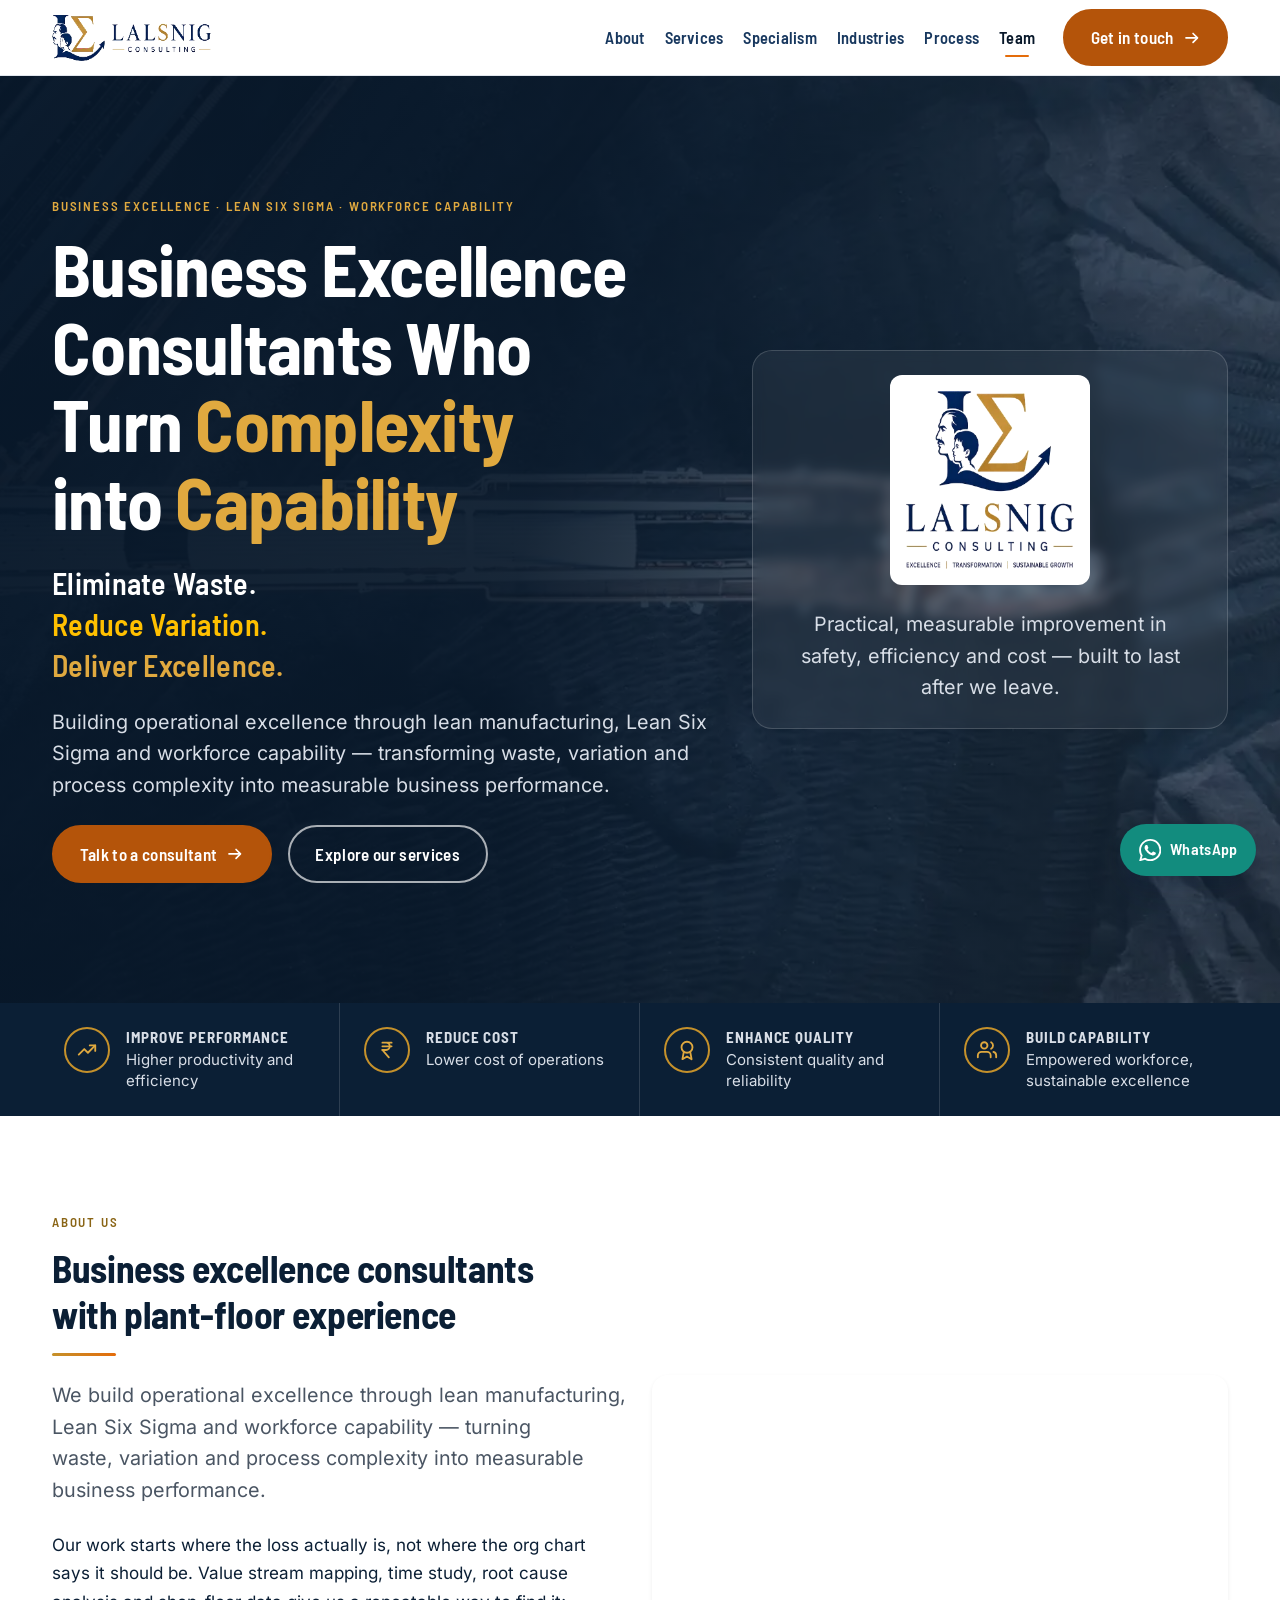
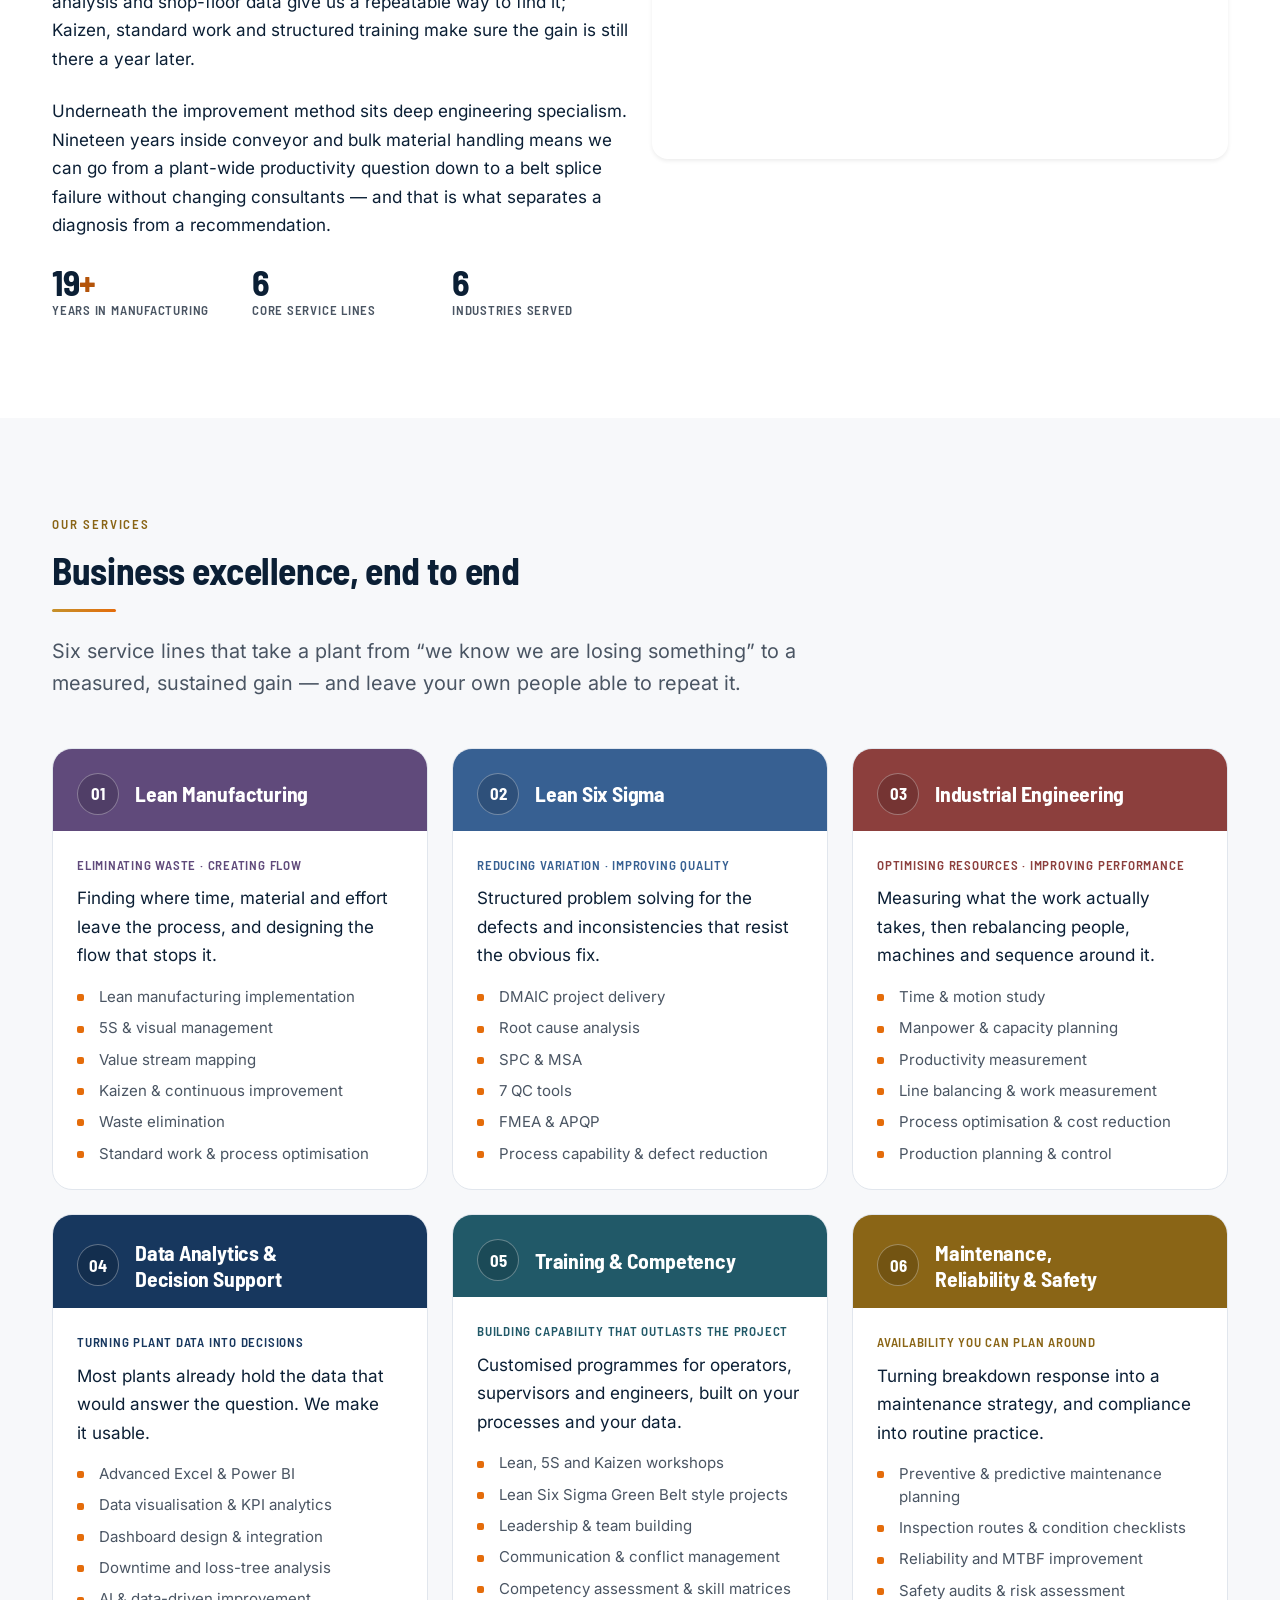
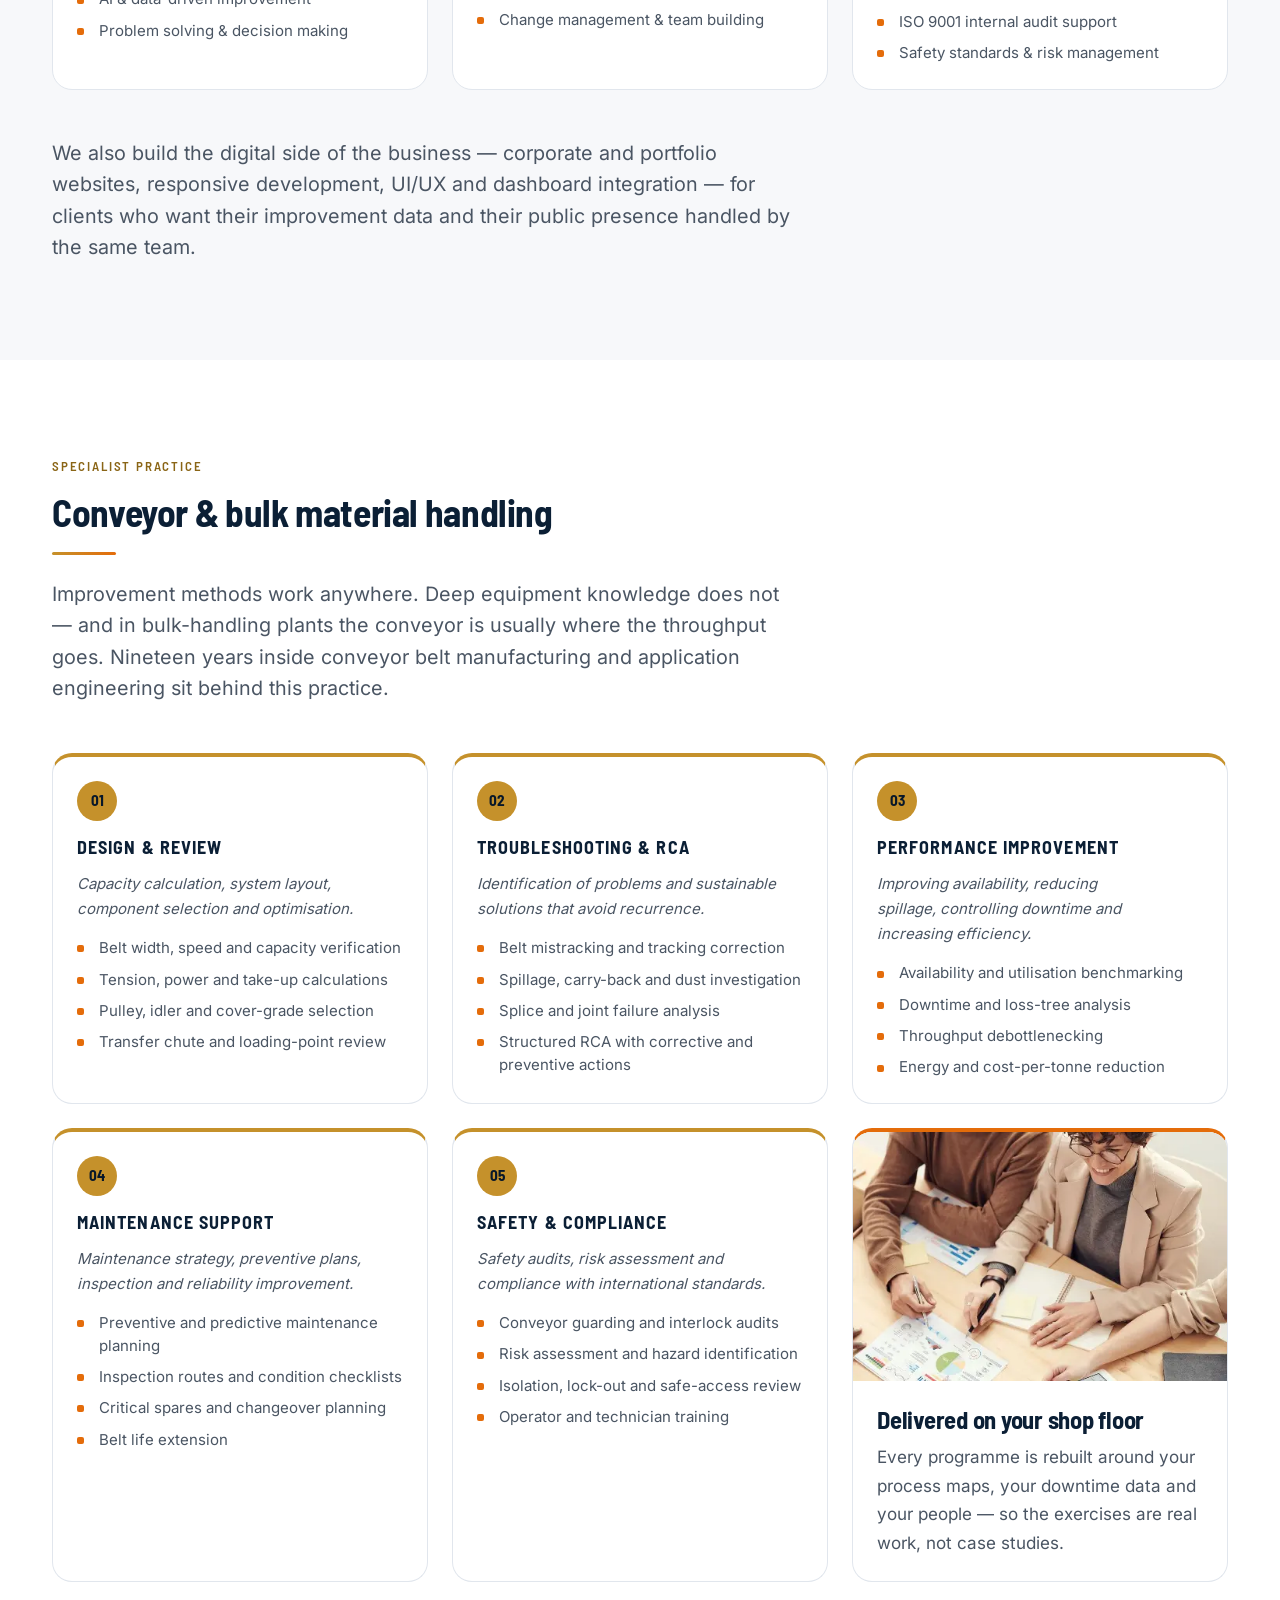
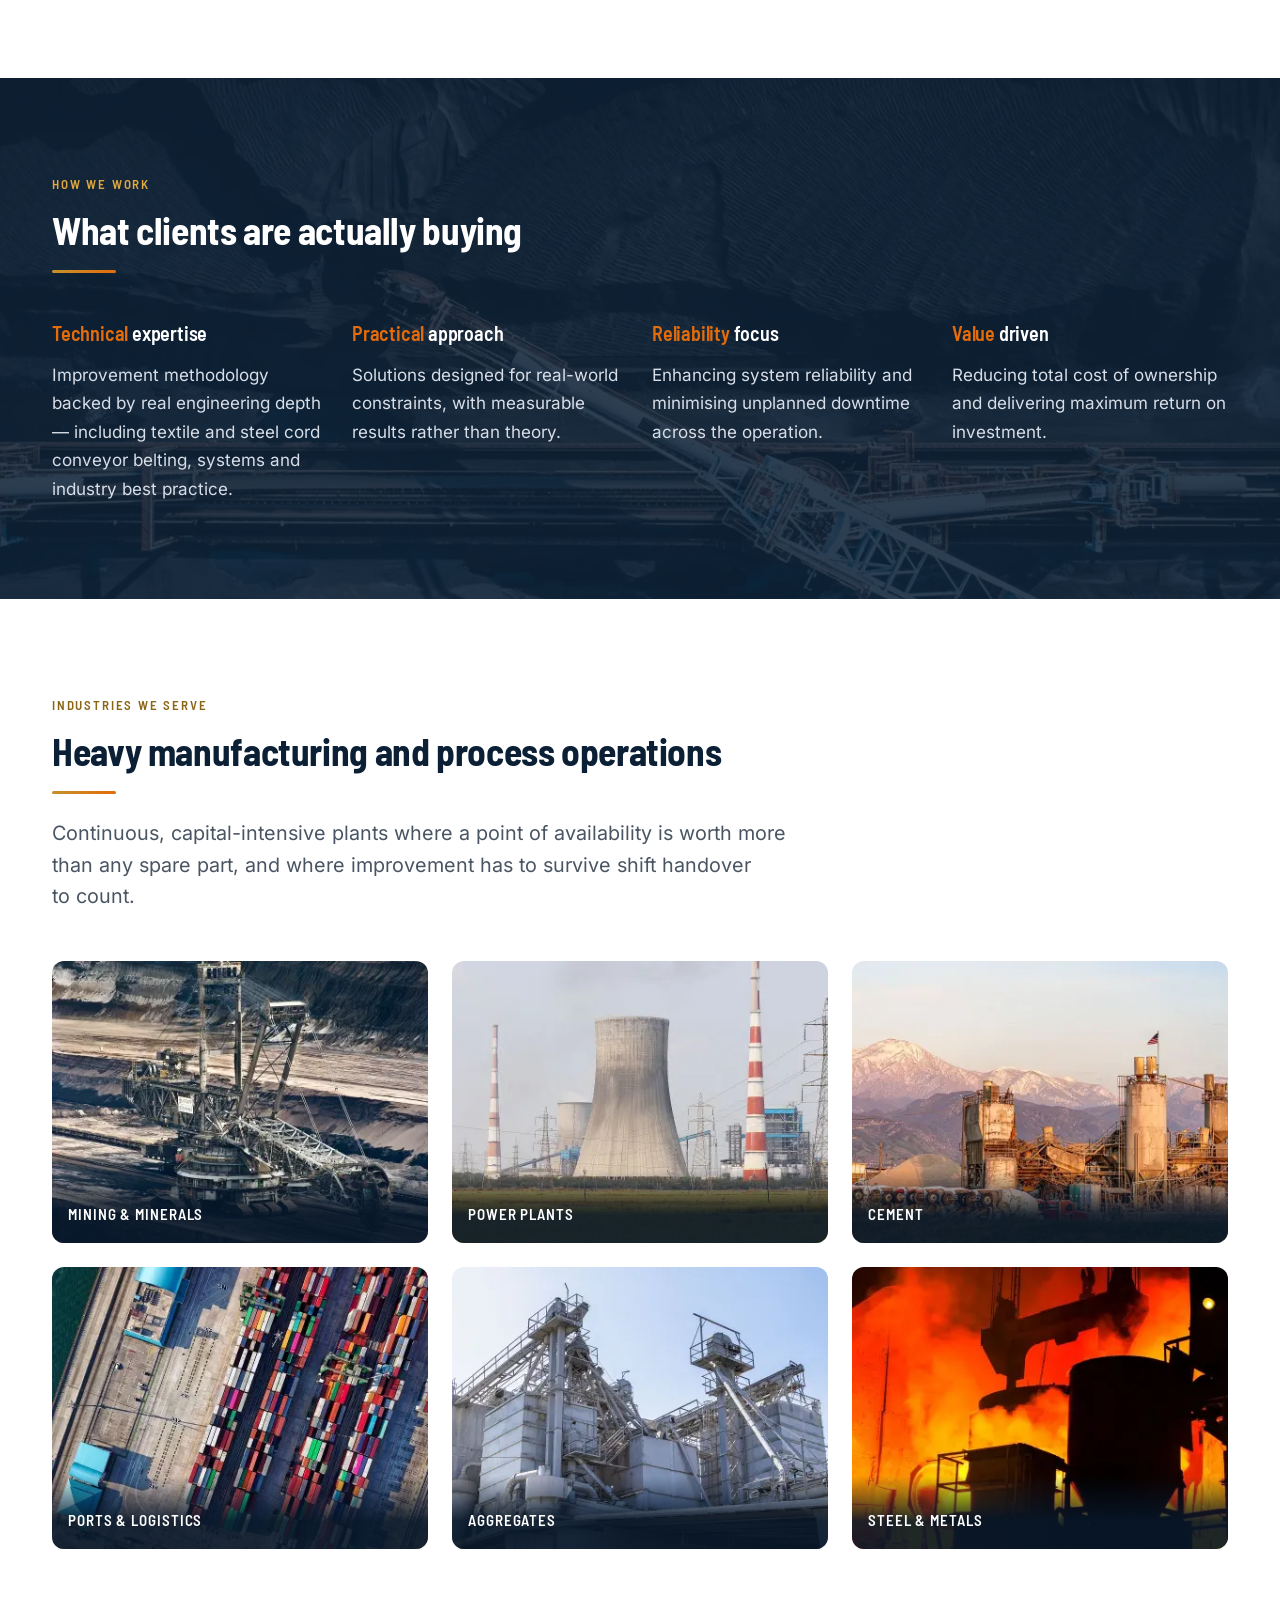
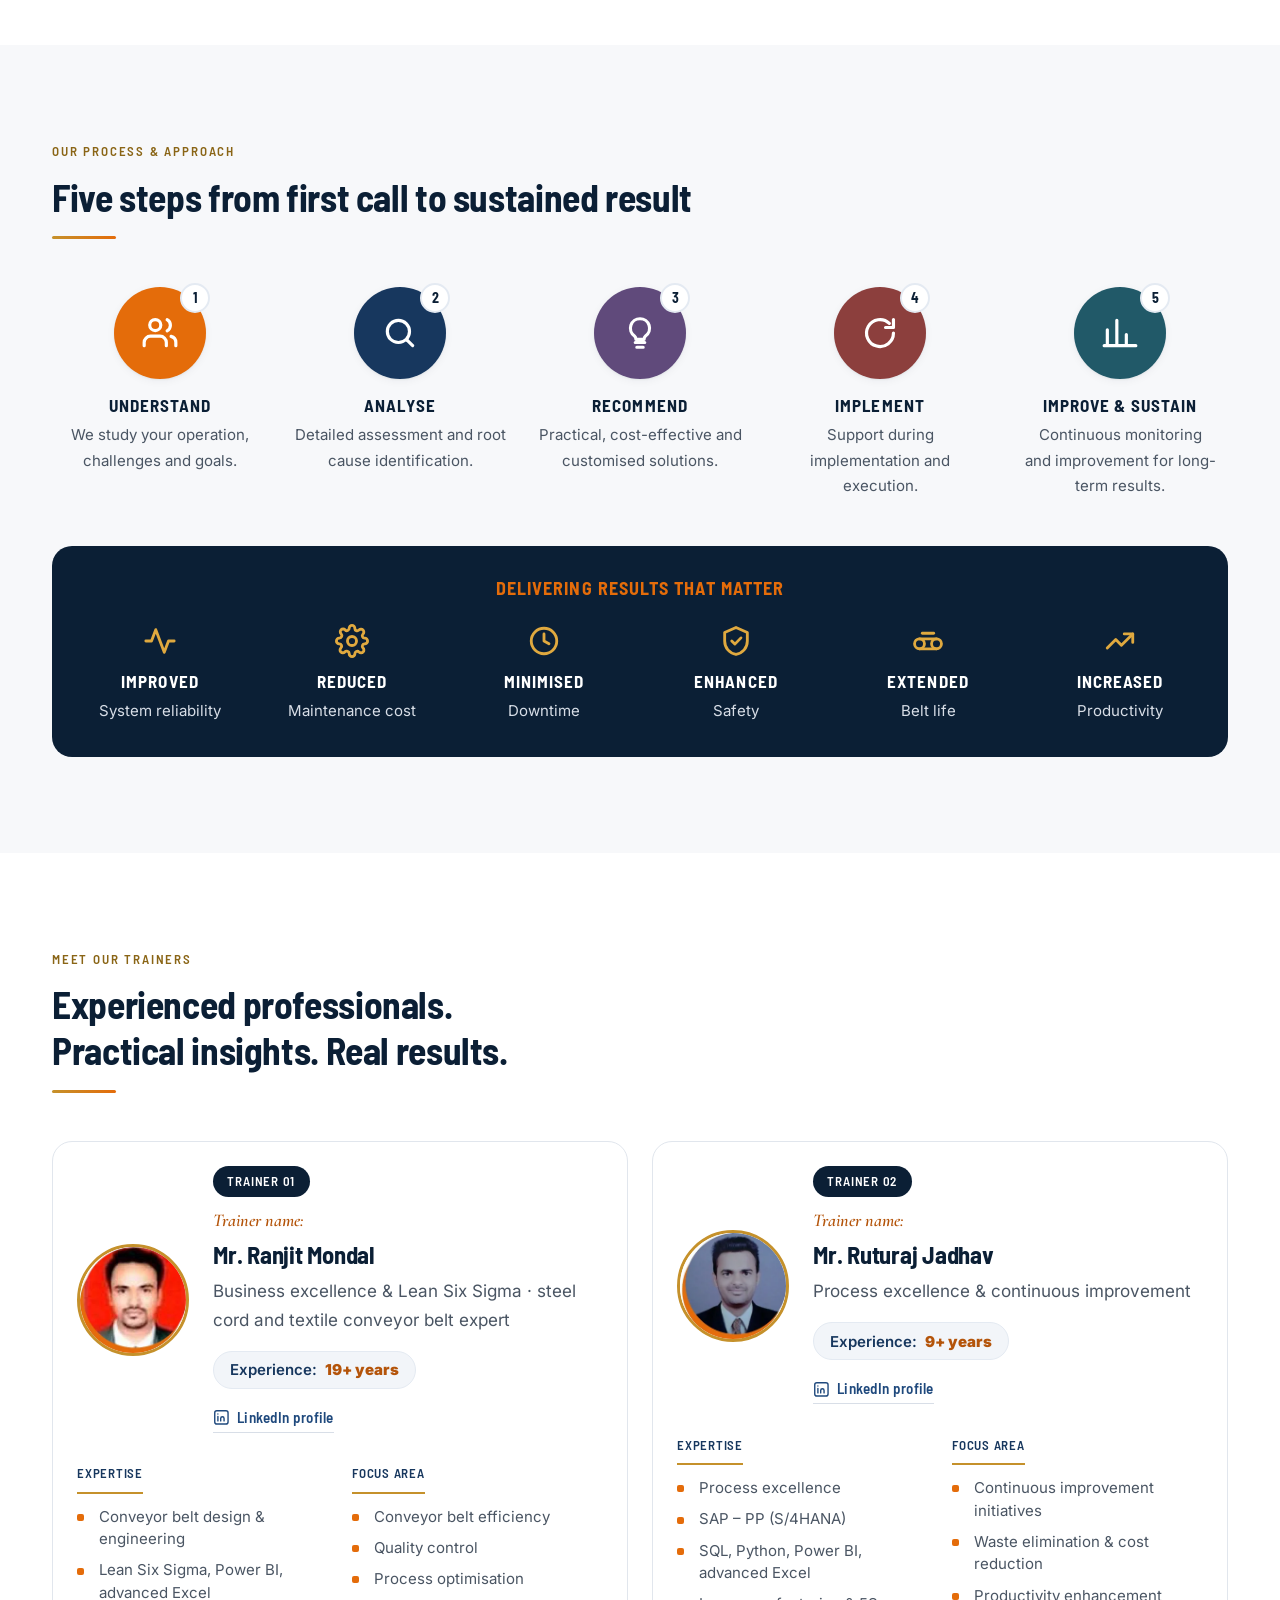
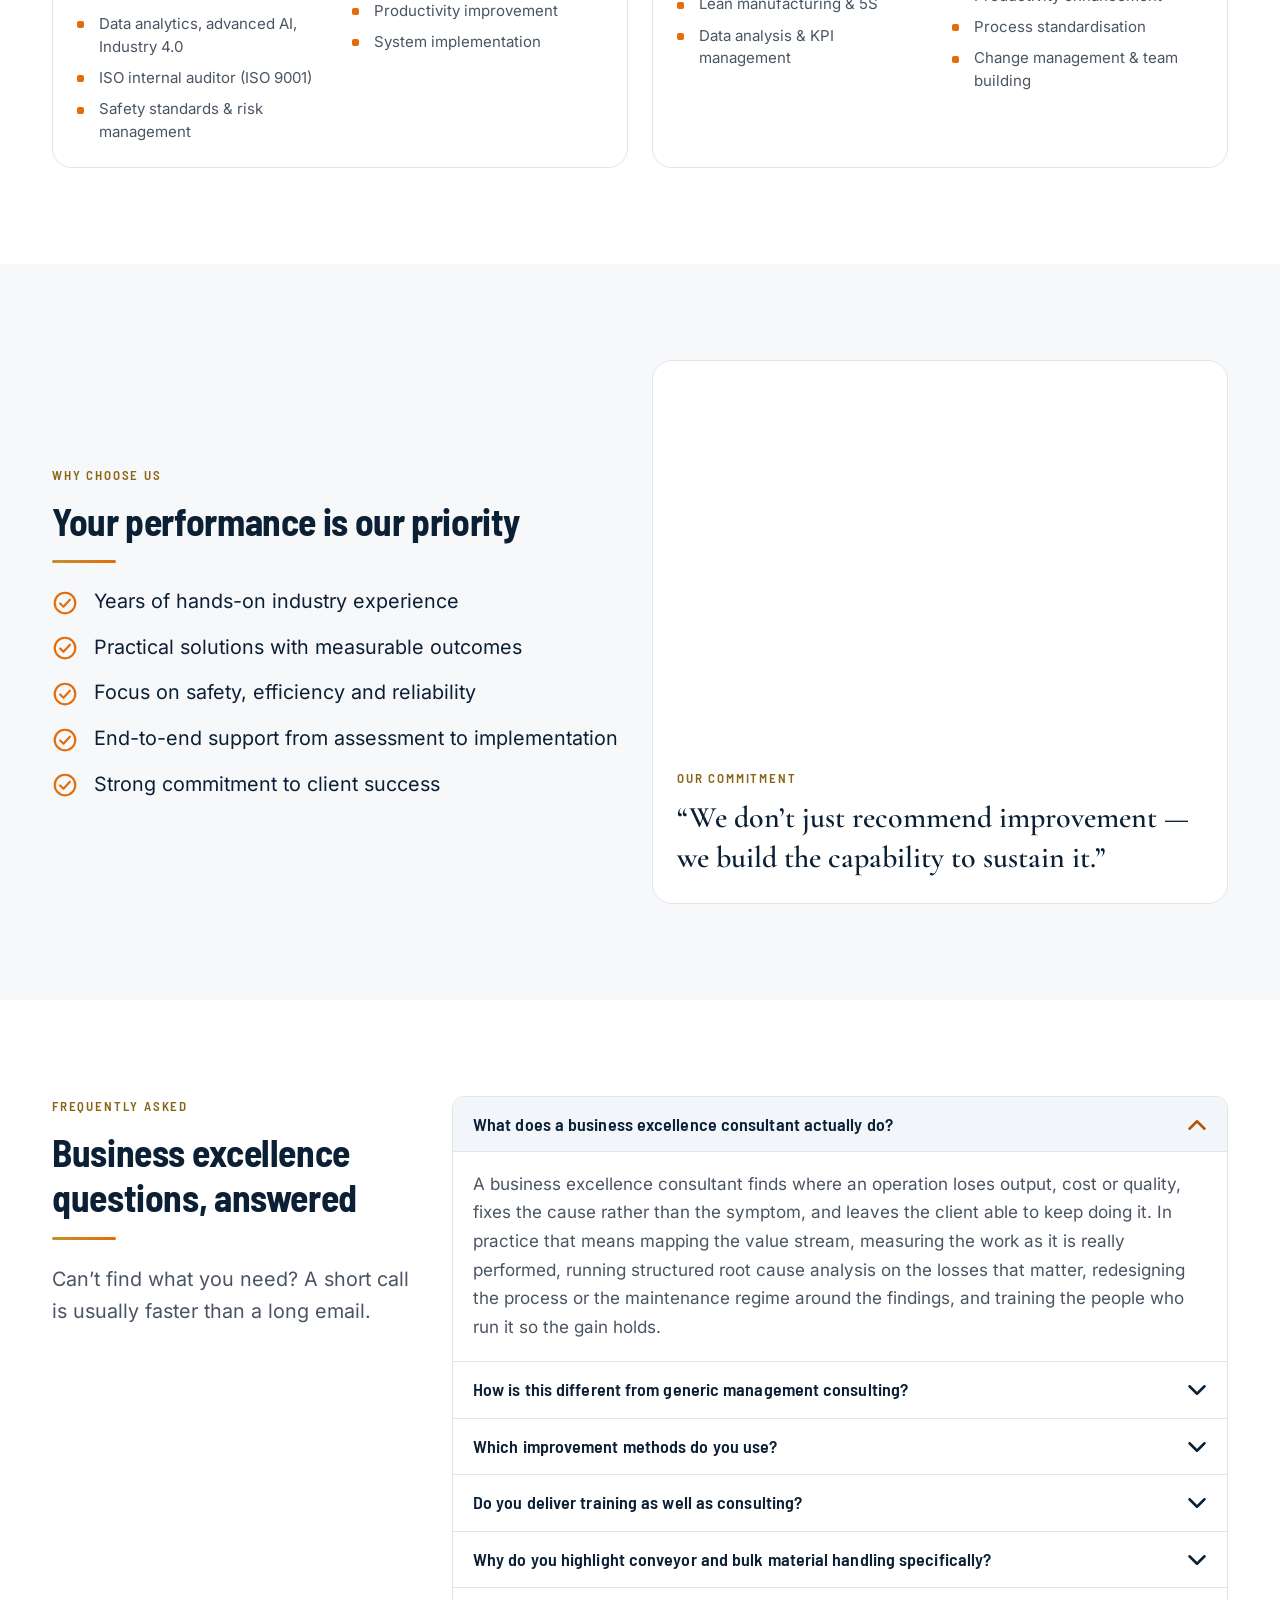
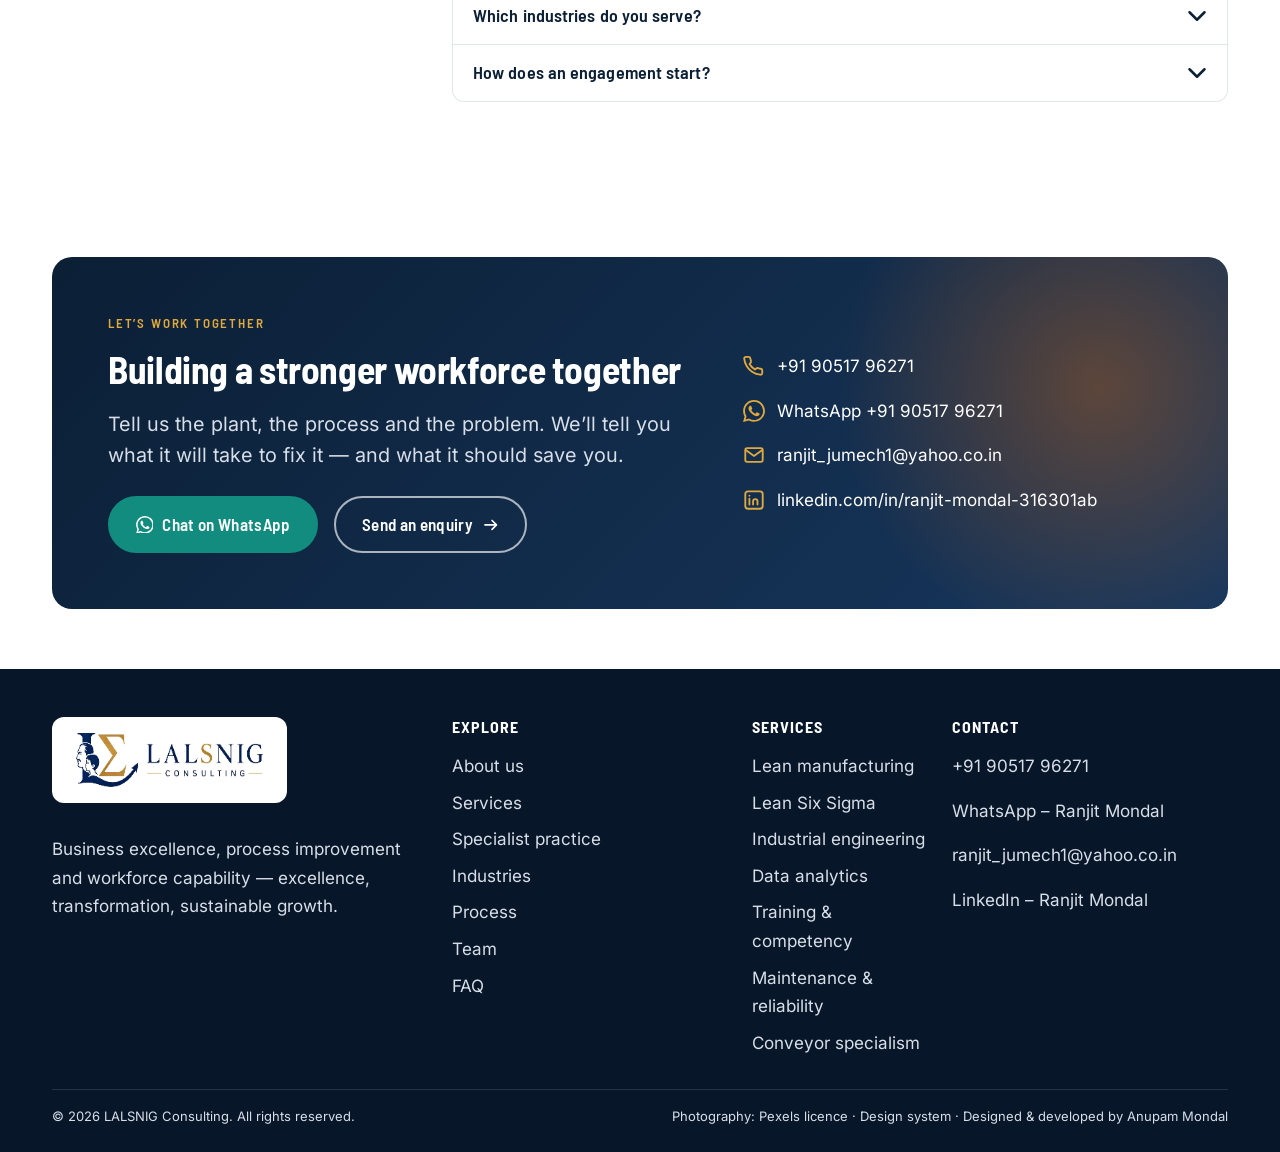
<file: index.html>
<!DOCTYPE html>
<html lang="en-IN">
<head>
<meta charset="utf-8">
<meta name="viewport" content="width=device-width, initial-scale=1">

<!-- ===== Primary on-page SEO ============================================ -->
<title>Business Excellence Consultants &amp; Lean Six Sigma | LALSNIG</title>
<meta name="description" content="Business excellence consultants in India. Lean manufacturing, Lean Six Sigma, industrial engineering and workforce training with measurable results.">
<link rel="canonical" href="https://lalsnigconsulting.com/">
<meta name="robots" content="index, follow, max-image-preview:large, max-snippet:-1, max-video-preview:-1">
<meta name="author" content="LALSNIG Consulting">
<meta name="developer" content="Anupam Mondal — https://anupammondal.in/">
<link rel="author" href="https://anupammondal.in/">
<meta name="theme-color" content="#0B1F35">

<!-- ===== Open Graph / Twitter =========================================== -->
<meta property="og:type" content="website">
<meta property="og:site_name" content="LALSNIG Consulting">
<meta property="og:locale" content="en_IN">
<meta property="og:title" content="Business Excellence Consultants &amp; Lean Six Sigma | LALSNIG">
<meta property="og:description" content="Lean manufacturing, Lean Six Sigma, industrial engineering and workforce capability for manufacturing and process plants - with deep specialist expertise in conveyor and bulk material handling.">
<meta property="og:url" content="https://lalsnigconsulting.com/">
<meta property="og:image" content="https://lalsnigconsulting.com/assets/img/business-excellence-consultants-lalsnig-consulting.jpg">
<meta property="og:image:width" content="1200">
<meta property="og:image:height" content="630">
<meta property="og:image:type" content="image/jpeg">
<meta property="og:image:alt" content="LALSNIG Consulting - business excellence consultants. Eliminate waste, reduce variation, deliver excellence.">
<meta name="twitter:card" content="summary_large_image">
<meta name="twitter:title" content="Business Excellence Consultants &amp; Lean Six Sigma | LALSNIG">
<meta name="twitter:description" content="Turn complexity into capability - business excellence consulting, Lean Six Sigma and workforce training with measurable results.">
<meta name="twitter:image" content="https://lalsnigconsulting.com/assets/img/business-excellence-consultants-lalsnig-consulting.jpg">
<meta name="twitter:image:alt" content="LALSNIG Consulting - business excellence consultants">

<!-- ===== Icons / manifest =============================================== -->
<link rel="icon" href="assets/img/favicon-32.png" sizes="32x32" type="image/png">
<link rel="icon" href="assets/img/icon-192.png" sizes="192x192" type="image/png">
<link rel="apple-touch-icon" href="assets/img/apple-touch-icon.png">
<link rel="manifest" href="site.webmanifest">

<!-- ===== Styles (self-hosted: zero third-party requests) ================ -->
<link rel="preload" href="assets/fonts/inter-var-latin.woff2" as="font" type="font/woff2" crossorigin>
<link rel="preload" href="assets/fonts/barlow-semi-condensed-700-latin.woff2" as="font" type="font/woff2" crossorigin>
<!-- LCP image: preloaded so the scanner starts it before the stylesheets resolve -->
<link rel="preload" as="image" type="image/webp" fetchpriority="high" imagesizes="100vw"
      imagesrcset="assets/img/hero-conveyor-coal-640.webp 640w,
                   assets/img/hero-conveyor-coal-960.webp 960w,
                   assets/img/hero-conveyor-coal-1440.webp 1440w,
                   assets/img/hero-conveyor-coal-1920.webp 1920w">
<link rel="stylesheet" href="assets/vendor/bootstrap/bootstrap.min.css">
<link rel="stylesheet" href="assets/css/fonts.css">
<link rel="stylesheet" href="assets/css/brand.css">

<!-- ===== Structured data ================================================ -->
<script type="application/ld+json">
{
  "@context": "https://schema.org",
  "@graph": [
    {
      "@type": ["Organization", "ProfessionalService"],
      "@id": "https://lalsnigconsulting.com/#organization",
      "name": "LALSNIG Consulting",
      "alternateName": "Lalsnig Excellence Consultancy",
      "url": "https://lalsnigconsulting.com/",
      "logo": "https://lalsnigconsulting.com/assets/img/logo-lalsnig-consulting.png",
      "image": "https://lalsnigconsulting.com/assets/img/business-excellence-consultants-lalsnig-consulting.jpg",
      "slogan": "Excellence. Transformation. Sustainable Growth.",
      "description": "Business excellence consultants delivering lean manufacturing, Lean Six Sigma, industrial engineering, data analytics and workforce capability programmes for manufacturing and process plants, with deep specialist expertise in conveyor and bulk material handling systems.",
      "email": "ranjit_jumech1@yahoo.co.in",
      "telephone": "+91-9051796271",
      "areaServed": { "@type": "Country", "name": "India" },
      "knowsAbout": [
        "Business excellence",
        "Operational excellence",
        "Lean manufacturing",
        "Lean Six Sigma",
        "Industrial engineering",
        "Continuous improvement",
        "Process optimisation",
        "Productivity improvement",
        "Data analytics and KPI management",
        "Workforce capability and competency development",
        "Preventive maintenance strategy",
        "Industrial safety and compliance",
        "Conveyor belt design and engineering",
        "Conveyor troubleshooting and root cause analysis",
        "Steel cord and textile conveyor belts"
      ],
      "sameAs": ["https://www.linkedin.com/in/ranjit-mondal-316301ab"],
      "contactPoint": {
        "@type": "ContactPoint",
        "telephone": "+91-9051796271",
        "email": "ranjit_jumech1@yahoo.co.in",
        "contactType": "sales",
        "areaServed": "IN",
        "availableLanguage": ["en", "hi", "bn"]
      },
      "employee": [
        {
          "@type": "Person",
          "name": "Ranjit Mondal",
          "honorificPrefix": "Mr.",
          "jobTitle": "Lead Consultant and Trainer - Business Excellence, Lean Six Sigma and Conveyor Systems",
          "description": "Business excellence and Lean Six Sigma consultant with 19+ years of hands-on manufacturing experience, and a specialist in steel cord and textile conveyor belting.",
          "sameAs": "https://www.linkedin.com/in/ranjit-mondal-316301ab"
        },
        {
          "@type": "Person",
          "name": "Ruturaj Jadhav",
          "honorificPrefix": "Mr.",
          "jobTitle": "Consultant and Trainer - Process Excellence and Continuous Improvement",
          "description": "Process excellence and continuous improvement specialist with 9+ years of manufacturing experience.",
          "sameAs": "https://www.linkedin.com/in/ruturaj-jadhav-8b5895226/"
        }
      ],
      "hasOfferCatalog": {
        "@type": "OfferCatalog",
        "name": "Business excellence consulting and training services",
        "itemListElement": [
          { "@type": "Offer", "itemOffered": { "@type": "Service", "name": "Lean manufacturing implementation", "description": "5S and visual management, value stream mapping, Kaizen, waste elimination, standard work and flow improvement." } },
          { "@type": "Offer", "itemOffered": { "@type": "Service", "name": "Lean Six Sigma", "description": "DMAIC project delivery, root cause analysis, SPC and MSA, 7 QC tools, FMEA and APQP, process capability and defect reduction." } },
          { "@type": "Offer", "itemOffered": { "@type": "Service", "name": "Industrial engineering and productivity", "description": "Time and motion study, manpower and capacity planning, line balancing, work measurement, cost reduction and production planning." } },
          { "@type": "Offer", "itemOffered": { "@type": "Service", "name": "Data analytics and decision support", "description": "Advanced Excel and Power BI, data visualisation and KPI analytics, dashboard design and AI-assisted improvement." } },
          { "@type": "Offer", "itemOffered": { "@type": "Service", "name": "Training and competency development", "description": "Customised Lean, Six Sigma, industrial engineering and leadership programmes for operators, supervisors and engineers, delivered on site." } },
          { "@type": "Offer", "itemOffered": { "@type": "Service", "name": "Maintenance, reliability and safety", "description": "Maintenance strategy, preventive maintenance planning, reliability improvement, safety audits, risk assessment and ISO 9001 internal audit support." } },
          { "@type": "Offer", "itemOffered": { "@type": "Service", "name": "Conveyor and bulk material handling specialism", "description": "Belt conveyor design review, capacity and tension calculation, troubleshooting and root cause analysis, spillage and mistracking correction, and availability improvement." } },
          { "@type": "Offer", "itemOffered": { "@type": "Service", "name": "Web design and digital presence", "description": "Corporate and portfolio websites, responsive development, UI/UX design and dashboard integration." } }
        ]
      }
    },
    {
      "@type": "WebSite",
      "@id": "https://lalsnigconsulting.com/#website",
      "url": "https://lalsnigconsulting.com/",
      "name": "LALSNIG Consulting",
      "inLanguage": "en-IN",
      "publisher": { "@id": "https://lalsnigconsulting.com/#organization" }
    },
    {
      "@type": "FAQPage",
      "@id": "https://lalsnigconsulting.com/#faq",
      "mainEntity": [
        {
          "@type": "Question",
          "name": "What does a business excellence consultant actually do?",
          "acceptedAnswer": { "@type": "Answer", "text": "A business excellence consultant finds where an operation loses output, cost or quality, fixes the cause rather than the symptom, and leaves the client able to keep doing it. In practice that means mapping the value stream, measuring the work as it is really performed, running structured root cause analysis on the losses that matter, redesigning the process or the maintenance regime around the findings, and training the people who run it so the gain holds." }
        },
        {
          "@type": "Question",
          "name": "How is this different from generic management consulting?",
          "acceptedAnswer": { "@type": "Answer", "text": "We work on the shop floor, not in the boardroom, and every recommendation is costed and measurable. Our lead consultant spent 19+ years inside manufacturing and application engineering, so the analysis goes all the way down to the equipment when it needs to: a plant-wide productivity question and a belt splice failure can be answered by the same person, in the same engagement." }
        },
        {
          "@type": "Question",
          "name": "Which improvement methods do you use?",
          "acceptedAnswer": { "@type": "Answer", "text": "Lean manufacturing (5S, value stream mapping, Kaizen, standard work, waste elimination), Lean Six Sigma (DMAIC, SPC and MSA, 7 QC tools, FMEA and APQP, process capability), and industrial engineering (time and motion study, line balancing, capacity planning, work measurement). Which of them we reach for depends on whether the problem is flow, variation or resource utilisation. The diagnosis comes first, not the toolkit." }
        },
        {
          "@type": "Question",
          "name": "Do you deliver training as well as consulting?",
          "acceptedAnswer": { "@type": "Answer", "text": "Yes, and we treat it as the part that makes the consulting stick. Programmes cover Lean, Lean Six Sigma, industrial engineering, data analytics, and leadership and problem solving, for operators, supervisors and engineers. Every programme is rebuilt around your own process maps and your own downtime data rather than generic case studies, and is delivered on site." }
        },
        {
          "@type": "Question",
          "name": "Why do you highlight conveyor and bulk material handling specifically?",
          "acceptedAnswer": { "@type": "Answer", "text": "Because it is where our deepest equipment knowledge sits, and in bulk-handling plants it is usually where the throughput goes. Our lead consultant spent 19+ years in conveyor belt manufacturing and application engineering across both steel cord and textile ply belting, covering specification, splicing quality, joint reliability, cover-grade selection and failure analysis. Most clients come for the improvement work and find that specialism useful; some come for the specialism directly." }
        },
        {
          "@type": "Question",
          "name": "Which industries do you serve?",
          "acceptedAnswer": { "@type": "Answer", "text": "Mining and minerals, thermal power, cement, steel and metals, ports and logistics, and aggregates: continuous, capital-intensive operations where downtime is expensive and improvement has to survive shift handover." }
        },
        {
          "@type": "Question",
          "name": "How does an engagement start?",
          "acceptedAnswer": { "@type": "Answer", "text": "It starts with an understanding call covering your operation, the specific challenges and your target outcome. That is followed by a detailed assessment and root cause identification, a practical and costed recommendation, support during implementation, and continuous monitoring so the improvement holds." }
        }
      ]
    }
  ]
}
</script>

<!-- Google tag (gtag.js) -->
<script async src="https://www.googletagmanager.com/gtag/js?id=G-HFWSCJXX0Y"></script>
<script>
  window.dataLayer = window.dataLayer || [];
  function gtag(){dataLayer.push(arguments);}
  gtag('js', new Date());

  gtag('config', 'G-HFWSCJXX0Y');
</script>
</head>

<body>
<a class="ls-skip-link" href="#main">Skip to main content</a>

<!-- ===== Inline SVG icon sprite ========================================== -->
<svg xmlns="http://www.w3.org/2000/svg" style="display:none" aria-hidden="true" focusable="false">
  <symbol id="i-trend" viewBox="0 0 24 24" fill="none" stroke="currentColor" stroke-width="2" stroke-linecap="round" stroke-linejoin="round"><polyline points="3 17 9 11 13 15 21 7"/><polyline points="15 7 21 7 21 13"/></symbol>
  <symbol id="i-rupee" viewBox="0 0 24 24" fill="none" stroke="currentColor" stroke-width="2" stroke-linecap="round" stroke-linejoin="round"><path d="M7 4h10M7 8h10M7 12h4a4 4 0 0 0 0-8"/><path d="M7 12l7 8"/></symbol>
  <symbol id="i-award" viewBox="0 0 24 24" fill="none" stroke="currentColor" stroke-width="2" stroke-linecap="round" stroke-linejoin="round"><circle cx="12" cy="9" r="6"/><polyline points="8.5 14 7 22 12 19 17 22 15.5 14"/></symbol>
  <symbol id="i-users" viewBox="0 0 24 24" fill="none" stroke="currentColor" stroke-width="2" stroke-linecap="round" stroke-linejoin="round"><path d="M16 20v-2a4 4 0 0 0-4-4H6a4 4 0 0 0-4 4v2"/><circle cx="9" cy="7" r="3.5"/><path d="M22 20v-2a4 4 0 0 0-3-3.87"/><path d="M16.5 3.6a4 4 0 0 1 0 7"/></symbol>
  <symbol id="i-monitor" viewBox="0 0 24 24" fill="none" stroke="currentColor" stroke-width="2" stroke-linecap="round" stroke-linejoin="round"><rect x="2" y="3" width="20" height="14" rx="2"/><path d="M8 21h8M12 17v4"/></symbol>
  <symbol id="i-search" viewBox="0 0 24 24" fill="none" stroke="currentColor" stroke-width="2" stroke-linecap="round" stroke-linejoin="round"><circle cx="11" cy="11" r="7"/><path d="m20 20-3.5-3.5"/></symbol>
  <symbol id="i-activity" viewBox="0 0 24 24" fill="none" stroke="currentColor" stroke-width="2" stroke-linecap="round" stroke-linejoin="round"><polyline points="2 12 6 12 9 4 15 20 18 12 22 12"/></symbol>
  <symbol id="i-cog" viewBox="0 0 24 24" fill="none" stroke="currentColor" stroke-width="2" stroke-linecap="round" stroke-linejoin="round"><circle cx="12" cy="12" r="3.2"/><path d="M19.4 15a1.7 1.7 0 0 0 .34 1.88l.06.06a2 2 0 1 1-2.83 2.83l-.06-.06a1.7 1.7 0 0 0-1.88-.34 1.7 1.7 0 0 0-1 1.56V21a2 2 0 1 1-4 0v-.09A1.7 1.7 0 0 0 8.9 19.3a1.7 1.7 0 0 0-1.88.34l-.06.06a2 2 0 1 1-2.83-2.83l.06-.06A1.7 1.7 0 0 0 4.6 15a1.7 1.7 0 0 0-1.56-1H3a2 2 0 1 1 0-4h.09A1.7 1.7 0 0 0 4.7 8.9a1.7 1.7 0 0 0-.34-1.88l-.06-.06a2 2 0 1 1 2.83-2.83l.06.06A1.7 1.7 0 0 0 9 4.6a1.7 1.7 0 0 0 1-1.56V3a2 2 0 1 1 4 0v.09a1.7 1.7 0 0 0 1 1.56 1.7 1.7 0 0 0 1.88-.34l.06-.06a2 2 0 1 1 2.83 2.83l-.06.06A1.7 1.7 0 0 0 19.4 9v0a1.7 1.7 0 0 0 1.56 1H21a2 2 0 1 1 0 4h-.09a1.7 1.7 0 0 0-1.51 1Z"/></symbol>
  <symbol id="i-shield" viewBox="0 0 24 24" fill="none" stroke="currentColor" stroke-width="2" stroke-linecap="round" stroke-linejoin="round"><path d="M12 2.5 20 6v6c0 5-3.4 8.6-8 9.5-4.6-.9-8-4.5-8-9.5V6Z"/><polyline points="9 12 11.2 14.2 15.5 9.8"/></symbol>
  <symbol id="i-board" viewBox="0 0 24 24" fill="none" stroke="currentColor" stroke-width="2" stroke-linecap="round" stroke-linejoin="round"><path d="M3 3h18v11H3z"/><path d="M12 14v4M8 21l4-3 4 3"/><path d="M7 7h6M7 10h9"/></symbol>
  <symbol id="i-bulb" viewBox="0 0 24 24" fill="none" stroke="currentColor" stroke-width="2" stroke-linecap="round" stroke-linejoin="round"><path d="M9 18h6M10 21h4"/><path d="M12 3a6 6 0 0 0-3.5 10.9c.6.5.9 1.2.9 1.9V16h5.2v-.2c0-.7.3-1.4.9-1.9A6 6 0 0 0 12 3Z"/></symbol>
  <symbol id="i-cycle" viewBox="0 0 24 24" fill="none" stroke="currentColor" stroke-width="2" stroke-linecap="round" stroke-linejoin="round"><path d="M20.5 12a8.5 8.5 0 1 1-2.6-6.1"/><polyline points="20.5 3.5 20.5 8.5 15.5 8.5"/></symbol>
  <symbol id="i-chart" viewBox="0 0 24 24" fill="none" stroke="currentColor" stroke-width="2" stroke-linecap="round" stroke-linejoin="round"><path d="M4 20V10M10 20V4M16 20v-7M22 20H2"/></symbol>
  <symbol id="i-clock" viewBox="0 0 24 24" fill="none" stroke="currentColor" stroke-width="2" stroke-linecap="round" stroke-linejoin="round"><circle cx="12" cy="12" r="9"/><polyline points="12 7 12 12 15.5 14"/></symbol>
  <symbol id="i-check" viewBox="0 0 24 24" fill="none" stroke="currentColor" stroke-width="2" stroke-linecap="round" stroke-linejoin="round"><circle cx="12" cy="12" r="9.5"/><polyline points="7.5 12.4 10.6 15.5 16.5 9"/></symbol>
  <symbol id="i-phone" viewBox="0 0 24 24" fill="none" stroke="currentColor" stroke-width="2" stroke-linecap="round" stroke-linejoin="round"><path d="M21 16.9v2.6a2 2 0 0 1-2.2 2 19.6 19.6 0 0 1-8.5-3 19.3 19.3 0 0 1-6-6 19.6 19.6 0 0 1-3-8.6A2 2 0 0 1 3.3 2H6a2 2 0 0 1 2 1.7c.1 1 .4 1.9.7 2.8a2 2 0 0 1-.5 2.1L7.1 9.9a16 16 0 0 0 6 6l1.3-1.1a2 2 0 0 1 2.1-.5c.9.3 1.8.6 2.8.7a2 2 0 0 1 1.7 2Z"/></symbol>
  <symbol id="i-mail" viewBox="0 0 24 24" fill="none" stroke="currentColor" stroke-width="2" stroke-linecap="round" stroke-linejoin="round"><rect x="2.5" y="4.5" width="19" height="15" rx="2"/><polyline points="3 6.5 12 13 21 6.5"/></symbol>
  <symbol id="i-linkedin" viewBox="0 0 24 24" fill="none" stroke="currentColor" stroke-width="2" stroke-linecap="round" stroke-linejoin="round"><rect x="2.5" y="2.5" width="19" height="19" rx="3"/><path d="M7 10.5V17M7 7.2v.1M11 17v-3.6a2.4 2.4 0 0 1 4.8 0V17"/></symbol>
  <symbol id="i-arrow" viewBox="0 0 24 24" fill="none" stroke="currentColor" stroke-width="2.2" stroke-linecap="round" stroke-linejoin="round"><path d="M4 12h15"/><polyline points="13.5 6 19.5 12 13.5 18"/></symbol>
  <symbol id="i-whatsapp" viewBox="0 0 24 24" fill="currentColor"><path d="M17.47 14.38c-.3-.15-1.76-.87-2.03-.97-.27-.1-.47-.15-.67.15-.2.3-.77.97-.94 1.16-.17.2-.35.22-.64.08-.3-.15-1.26-.46-2.39-1.48-.89-.79-1.48-1.76-1.66-2.06-.17-.3-.02-.46.13-.6.13-.14.3-.35.45-.52.15-.18.2-.3.3-.5.1-.2.05-.37-.03-.52-.07-.15-.67-1.61-.91-2.21-.24-.58-.49-.5-.67-.51h-.57c-.2 0-.52.07-.8.37-.27.3-1.04 1.02-1.04 2.48 0 1.46 1.07 2.87 1.22 3.07.15.2 2.1 3.2 5.08 4.49.71.3 1.26.49 1.69.62.71.23 1.36.2 1.87.12.57-.09 1.76-.72 2-1.41.25-.7.25-1.29.18-1.42-.08-.12-.28-.2-.57-.34M12.05 21.78h-.01a9.87 9.87 0 0 1-5.03-1.38l-.36-.21-3.74.98 1-3.65-.24-.37a9.86 9.86 0 0 1-1.51-5.26c0-5.45 4.44-9.89 9.89-9.89 2.64 0 5.12 1.03 6.99 2.9a9.83 9.83 0 0 1 2.89 6.99c0 5.45-4.44 9.89-9.88 9.89m8.41-18.3A11.82 11.82 0 0 0 12.05 0C5.5 0 .16 5.34.16 11.89c0 2.1.55 4.14 1.59 5.95L.06 24l6.3-1.65a11.88 11.88 0 0 0 5.69 1.45h.005c6.55 0 11.89-5.34 11.89-11.89 0-3.18-1.24-6.17-3.49-8.42"/></symbol>
  <symbol id="i-belt" viewBox="0 0 24 24" fill="none" stroke="currentColor" stroke-width="2" stroke-linecap="round" stroke-linejoin="round"><circle cx="6" cy="14" r="3.5"/><circle cx="18" cy="14" r="3.5"/><path d="M6 10.5h12M6 17.5h12"/><path d="M8 6.5h8"/></symbol>
</svg>

<!-- ===== Header ========================================================= -->
<header class="ls-header">
  <nav class="navbar navbar-expand-lg" aria-label="Primary">
    <div class="container ls-container">
      <a class="ls-logo navbar-brand p-0 m-0" href="#top" aria-label="LALSNIG Consulting - home">
        <picture>
          <source type="image/webp" sizes="(max-width: 575.98px) 125px, 160px"
                  srcset="assets/img/logo-horizontal-260.webp 260w,
                          assets/img/logo-horizontal-440.webp 440w">
          <img src="assets/img/logo-horizontal-440.png" width="440" height="127"
               sizes="(max-width: 575.98px) 125px, 160px"
               srcset="assets/img/logo-horizontal-260.png 260w,
                       assets/img/logo-horizontal-440.png 440w"
               alt="LALSNIG Consulting logo" decoding="async">
        </picture>
      </a>
      <button class="navbar-toggler" type="button" data-bs-toggle="collapse"
              data-bs-target="#lsPrimaryNav" aria-controls="lsPrimaryNav"
              aria-expanded="false" aria-label="Toggle navigation">
        <span class="navbar-toggler-icon"></span>
      </button>
      <div class="collapse navbar-collapse justify-content-end" id="lsPrimaryNav">
        <ul class="navbar-nav ls-nav align-items-lg-center gap-lg-1 mt-3 mt-lg-0">
          <li class="nav-item"><a class="nav-link" href="#about">About</a></li>
          <li class="nav-item"><a class="nav-link" href="#services">Services</a></li>
          <li class="nav-item"><a class="nav-link" href="#specialism">Specialism</a></li>
          <li class="nav-item"><a class="nav-link" href="#industries">Industries</a></li>
          <li class="nav-item"><a class="nav-link" href="#process">Process</a></li>
          <li class="nav-item"><a class="nav-link" href="#team">Team</a></li>
          <li class="nav-item ms-lg-3 mt-2 mt-lg-0">
            <a class="ls-btn" href="#contact">Get in touch<svg class="ls-btn__icon" aria-hidden="true"><use href="#i-arrow"/></svg></a>
          </li>
        </ul>
      </div>
    </div>
  </nav>
</header>

<main id="main">
  <span id="top"></span>

  <!-- ===== Hero ========================================================= -->
  <section class="ls-hero" aria-labelledby="hero-title">
    <div class="ls-hero__media">
      <picture>
        <source type="image/webp" sizes="100vw"
                srcset="assets/img/hero-conveyor-coal-640.webp 640w,
                        assets/img/hero-conveyor-coal-960.webp 960w,
                        assets/img/hero-conveyor-coal-1440.webp 1440w,
                        assets/img/hero-conveyor-coal-1920.webp 1920w">
        <img src="assets/img/hero-conveyor-coal-1440.jpg" sizes="100vw"
             srcset="assets/img/hero-conveyor-coal-640.jpg 640w,
                     assets/img/hero-conveyor-coal-960.jpg 960w,
                     assets/img/hero-conveyor-coal-1440.jpg 1440w,
                     assets/img/hero-conveyor-coal-1920.jpg 1920w"
             width="1920" height="1080"
             alt="Aerial view of a stacker-reclaimer feeding a coal stockyard conveyor system"
             fetchpriority="high" decoding="async">
      </picture>
    </div>
    <div class="ls-hero__scrim"></div>

    <div class="container ls-container ls-hero__inner">
      <div class="row g-4 gy-5 align-items-center">
        <div class="col-lg-7">
          <span class="ls-eyebrow ls-eyebrow--on-dark">Business excellence &middot; Lean Six Sigma &middot; Workforce capability</span>
          <h1 id="hero-title" class="ls-hero-title mb-4">
            Business Excellence Consultants Who Turn <span class="ls-hl-gold">Complexity</span> into <span class="ls-hl-gold">Capability</span>
          </h1>

          <p class="ls-hero__promise mb-4">
            <span>Eliminate Waste.</span>
            <span>Reduce Variation.</span>
            <span>Deliver Excellence.</span>
          </p>

          <p class="ls-lede ls-lede--on-dark mb-4">
            Building operational excellence through lean manufacturing, Lean Six Sigma and
            workforce capability &mdash; transforming waste, variation and process complexity
            into measurable business performance.
          </p>

          <div class="d-flex flex-wrap gap-3">
            <a class="ls-btn" href="#contact">Talk to a consultant<svg class="ls-btn__icon" aria-hidden="true"><use href="#i-arrow"/></svg></a>
            <a class="ls-btn ls-btn--on-dark" href="#services">Explore our services</a>
          </div>
        </div>

        <div class="col-lg-5">
          <div class="ls-hero__card text-center">
            <div class="ls-hero__chip mb-4">
              <picture>
                <source type="image/webp" sizes="(max-width: 575.98px) 133px, 169px"
                        srcset="assets/img/logo-lalsnig-consulting-420-260.webp 260w,
                                assets/img/logo-lalsnig-consulting-420-420.webp 420w">
                <img src="assets/img/logo-lalsnig-consulting-420-420.png" width="420" height="443"
                     sizes="(max-width: 575.98px) 133px, 169px"
                     srcset="assets/img/logo-lalsnig-consulting-420-260.png 260w,
                             assets/img/logo-lalsnig-consulting-420-420.png 420w"
                     alt="LALSNIG Consulting - Excellence, Transformation, Sustainable Growth" decoding="async">
              </picture>
            </div>
            <p class="ls-lede ls-lede--on-dark mx-auto mb-0" style="max-width:34ch">
              Practical, measurable improvement in safety, efficiency and cost &mdash; built to last
              after we leave.
            </p>
          </div>
        </div>
      </div>
    </div>
  </section>

  <!-- ===== Trust bar ==================================================== -->
  <section class="ls-trustbar" aria-label="What our clients gain">
    <div class="container ls-container px-0">
      <div class="ls-trustbar__grid">
        <div class="ls-trust">
          <span class="ls-trust__icon"><svg aria-hidden="true"><use href="#i-trend"/></svg></span>
          <div><p class="ls-trust__title">Improve performance</p><p>Higher productivity and efficiency</p></div>
        </div>
        <div class="ls-trust">
          <span class="ls-trust__icon"><svg aria-hidden="true"><use href="#i-rupee"/></svg></span>
          <div><p class="ls-trust__title">Reduce cost</p><p>Lower cost of operations</p></div>
        </div>
        <div class="ls-trust">
          <span class="ls-trust__icon"><svg aria-hidden="true"><use href="#i-award"/></svg></span>
          <div><p class="ls-trust__title">Enhance quality</p><p>Consistent quality and reliability</p></div>
        </div>
        <div class="ls-trust">
          <span class="ls-trust__icon"><svg aria-hidden="true"><use href="#i-users"/></svg></span>
          <div><p class="ls-trust__title">Build capability</p><p>Empowered workforce, sustainable excellence</p></div>
        </div>
      </div>
    </div>
  </section>

  <!-- ===== About ======================================================== -->
  <section class="ls-section" id="about" aria-labelledby="about-title">
    <div class="container ls-container">
      <div class="row g-4 gy-5 align-items-center">
        <div class="col-lg-6 ls-reveal">
          <span class="ls-eyebrow">About us</span>
          <h2 id="about-title" class="ls-rule mb-4">Business excellence consultants with plant-floor experience</h2>
          <p class="ls-lede mb-4">
            We build operational excellence through lean manufacturing, Lean Six Sigma and workforce
            capability &mdash; turning waste, variation and process complexity into measurable
            business performance.
          </p>
          <p class="mb-4">
            Our work starts where the loss actually is, not where the org chart says it should be.
            Value stream mapping, time study, root cause analysis and shop-floor data give us a
            repeatable way to find it; Kaizen, standard work and structured training make sure the
            gain is still there a year later.
          </p>
          <p class="mb-4">
            Underneath the improvement method sits deep engineering specialism. Nineteen years inside
            conveyor and bulk material handling means we can go from a plant-wide productivity
            question down to a belt splice failure without changing consultants &mdash; and that is
            what separates a diagnosis from a recommendation.
          </p>
          <div class="row g-4">
            <div class="col-sm-4">
              <p class="ls-display mb-0" style="font-size:2.25rem;line-height:1">19<span class="ls-hl-ink">+</span></p>
              <p class="ls-caps-label mb-0" style="font-size:.8125rem;color:var(--ls-grey-700)">Years in manufacturing</p>
            </div>
            <div class="col-sm-4">
              <p class="ls-display mb-0" style="font-size:2.25rem;line-height:1">6</p>
              <p class="ls-caps-label mb-0" style="font-size:.8125rem;color:var(--ls-grey-700)">Core service lines</p>
            </div>
            <div class="col-sm-4">
              <p class="ls-display mb-0" style="font-size:2.25rem;line-height:1">6</p>
              <p class="ls-caps-label mb-0" style="font-size:.8125rem;color:var(--ls-grey-700)">Industries served</p>
            </div>
          </div>
        </div>
        <div class="col-lg-6 ls-reveal">
          <picture>
            <source type="image/webp" sizes="(min-width: 992px) 570px, calc(100vw - 24px)"
                    srcset="assets/img/service-engineer-inspection-480.webp 480w,
                            assets/img/service-engineer-inspection-720.webp 720w,
                            assets/img/service-engineer-inspection.webp 900w">
            <img class="rounded-4 shadow-sm" src="assets/img/service-engineer-inspection.jpg"
                 sizes="(min-width: 992px) 570px, calc(100vw - 24px)"
                 srcset="assets/img/service-engineer-inspection-480.jpg 480w,
                         assets/img/service-engineer-inspection-720.jpg 720w,
                         assets/img/service-engineer-inspection.jpg 900w"
                 width="900" height="600" loading="lazy" decoding="async"
                 alt="Maintenance engineer in hi-vis and hard hat inspecting a large industrial pulley shaft in a workshop">
          </picture>
        </div>
      </div>
    </div>
  </section>

  <!-- ===== Services ===================================================== -->
  <section class="ls-section ls-section--subtle" id="services" aria-labelledby="services-title">
    <div class="container ls-container">
      <div class="ls-section-head ls-reveal">
        <span class="ls-eyebrow">Our services</span>
        <h2 id="services-title" class="ls-rule mb-4">Business excellence, end to end</h2>
        <p class="ls-lede mb-0">
          Six service lines that take a plant from &ldquo;we know we are losing something&rdquo; to a
          measured, sustained gain &mdash; and leave your own people able to repeat it.
        </p>
      </div>

      <div class="row g-4">
        <div class="col-md-6 col-lg-4 ls-reveal">
          <article class="ls-card ls-service ls-service--1">
            <div class="ls-service__head">
              <span class="ls-service__num" aria-hidden="true">01</span>
              <h3>Lean Manufacturing</h3>
            </div>
            <div class="ls-card__body">
              <span class="ls-service__kicker">Eliminating waste &middot; creating flow</span>
              <p class="mb-3">Finding where time, material and effort leave the process, and designing the flow that stops it.</p>
              <ul class="ls-list">
                <li>Lean manufacturing implementation</li>
                <li>5S &amp; visual management</li>
                <li>Value stream mapping</li>
                <li>Kaizen &amp; continuous improvement</li>
                <li>Waste elimination</li>
                <li>Standard work &amp; process optimisation</li>
              </ul>
            </div>
          </article>
        </div>

        <div class="col-md-6 col-lg-4 ls-reveal">
          <article class="ls-card ls-service ls-service--2">
            <div class="ls-service__head">
              <span class="ls-service__num" aria-hidden="true">02</span>
              <h3>Lean Six Sigma</h3>
            </div>
            <div class="ls-card__body">
              <span class="ls-service__kicker">Reducing variation &middot; improving quality</span>
              <p class="mb-3">Structured problem solving for the defects and inconsistencies that resist the obvious fix.</p>
              <ul class="ls-list">
                <li>DMAIC project delivery</li>
                <li>Root cause analysis</li>
                <li>SPC &amp; MSA</li>
                <li>7 QC tools</li>
                <li>FMEA &amp; APQP</li>
                <li>Process capability &amp; defect reduction</li>
              </ul>
            </div>
          </article>
        </div>

        <div class="col-md-6 col-lg-4 ls-reveal">
          <article class="ls-card ls-service ls-service--3">
            <div class="ls-service__head">
              <span class="ls-service__num" aria-hidden="true">03</span>
              <h3>Industrial Engineering</h3>
            </div>
            <div class="ls-card__body">
              <span class="ls-service__kicker">Optimising resources &middot; improving performance</span>
              <p class="mb-3">Measuring what the work actually takes, then rebalancing people, machines and sequence around it.</p>
              <ul class="ls-list">
                <li>Time &amp; motion study</li>
                <li>Manpower &amp; capacity planning</li>
                <li>Productivity measurement</li>
                <li>Line balancing &amp; work measurement</li>
                <li>Process optimisation &amp; cost reduction</li>
                <li>Production planning &amp; control</li>
              </ul>
            </div>
          </article>
        </div>

        <div class="col-md-6 col-lg-4 ls-reveal">
          <article class="ls-card ls-service ls-service--4">
            <div class="ls-service__head">
              <span class="ls-service__num" aria-hidden="true">04</span>
              <h3>Data Analytics &amp; Decision Support</h3>
            </div>
            <div class="ls-card__body">
              <span class="ls-service__kicker">Turning plant data into decisions</span>
              <p class="mb-3">Most plants already hold the data that would answer the question. We make it usable.</p>
              <ul class="ls-list">
                <li>Advanced Excel &amp; Power BI</li>
                <li>Data visualisation &amp; KPI analytics</li>
                <li>Dashboard design &amp; integration</li>
                <li>Downtime and loss-tree analysis</li>
                <li>AI &amp; data-driven improvement</li>
                <li>Problem solving &amp; decision making</li>
              </ul>
            </div>
          </article>
        </div>

        <div class="col-md-6 col-lg-4 ls-reveal">
          <article class="ls-card ls-service ls-service--5">
            <div class="ls-service__head">
              <span class="ls-service__num" aria-hidden="true">05</span>
              <h3>Training &amp; Competency</h3>
            </div>
            <div class="ls-card__body">
              <span class="ls-service__kicker">Building capability that outlasts the project</span>
              <p class="mb-3">Customised programmes for operators, supervisors and engineers, built on your processes and your data.</p>
              <ul class="ls-list">
                <li>Lean, 5S and Kaizen workshops</li>
                <li>Lean Six Sigma Green Belt style projects</li>
                <li>Leadership &amp; team building</li>
                <li>Communication &amp; conflict management</li>
                <li>Competency assessment &amp; skill matrices</li>
                <li>Change management &amp; team building</li>
              </ul>
            </div>
          </article>
        </div>

        <div class="col-md-6 col-lg-4 ls-reveal">
          <article class="ls-card ls-service ls-service--6">
            <div class="ls-service__head">
              <span class="ls-service__num" aria-hidden="true">06</span>
              <h3>Maintenance, Reliability &amp; Safety</h3>
            </div>
            <div class="ls-card__body">
              <span class="ls-service__kicker">Availability you can plan around</span>
              <p class="mb-3">Turning breakdown response into a maintenance strategy, and compliance into routine practice.</p>
              <ul class="ls-list">
                <li>Preventive &amp; predictive maintenance planning</li>
                <li>Inspection routes &amp; condition checklists</li>
                <li>Reliability and MTBF improvement</li>
                <li>Safety audits &amp; risk assessment</li>
                <li>ISO 9001 internal audit support</li>
                <li>Safety standards &amp; risk management</li>
              </ul>
            </div>
          </article>
        </div>
      </div>

      <p class="mt-5 mb-0 ls-lede">
        We also build the digital side of the business &mdash; corporate and portfolio websites,
        responsive development, UI/UX and dashboard integration &mdash; for clients who want their
        improvement data and their public presence handled by the same team.
      </p>
    </div>
  </section>

  <!-- ===== Specialist practice ========================================== -->
  <section class="ls-section" id="specialism" aria-labelledby="specialism-title">
    <div class="container ls-container">
      <div class="ls-section-head ls-reveal">
        <span class="ls-eyebrow">Specialist practice</span>
        <h2 id="specialism-title" class="ls-rule mb-4">Conveyor &amp; bulk material handling</h2>
        <p class="ls-lede mb-0">
          Improvement methods work anywhere. Deep equipment knowledge does not &mdash; and in
          bulk-handling plants the conveyor is usually where the throughput goes. Nineteen years
          inside conveyor belt manufacturing and application engineering sit behind this practice.
        </p>
      </div>

      <div class="row g-4">
        <div class="col-md-6 col-xl-4 ls-reveal">
          <article class="ls-card ls-pillar h-100">
            <div class="ls-card__body">
              <span class="ls-pillar__num" aria-hidden="true">01</span>
              <h3>Design &amp; Review</h3>
              <p class="ls-pillar__tagline">Capacity calculation, system layout, component selection and optimisation.</p>
              <ul class="ls-list">
                <li>Belt width, speed and capacity verification</li>
                <li>Tension, power and take-up calculations</li>
                <li>Pulley, idler and cover-grade selection</li>
                <li>Transfer chute and loading-point review</li>
              </ul>
            </div>
          </article>
        </div>

        <div class="col-md-6 col-xl-4 ls-reveal">
          <article class="ls-card ls-pillar h-100">
            <div class="ls-card__body">
              <span class="ls-pillar__num" aria-hidden="true">02</span>
              <h3>Troubleshooting &amp; RCA</h3>
              <p class="ls-pillar__tagline">Identification of problems and sustainable solutions that avoid recurrence.</p>
              <ul class="ls-list">
                <li>Belt mistracking and tracking correction</li>
                <li>Spillage, carry-back and dust investigation</li>
                <li>Splice and joint failure analysis</li>
                <li>Structured RCA with corrective and preventive actions</li>
              </ul>
            </div>
          </article>
        </div>

        <div class="col-md-6 col-xl-4 ls-reveal">
          <article class="ls-card ls-pillar h-100">
            <div class="ls-card__body">
              <span class="ls-pillar__num" aria-hidden="true">03</span>
              <h3>Performance Improvement</h3>
              <p class="ls-pillar__tagline">Improving availability, reducing spillage, controlling downtime and increasing efficiency.</p>
              <ul class="ls-list">
                <li>Availability and utilisation benchmarking</li>
                <li>Downtime and loss-tree analysis</li>
                <li>Throughput debottlenecking</li>
                <li>Energy and cost-per-tonne reduction</li>
              </ul>
            </div>
          </article>
        </div>

        <div class="col-md-6 col-xl-4 ls-reveal">
          <article class="ls-card ls-pillar h-100">
            <div class="ls-card__body">
              <span class="ls-pillar__num" aria-hidden="true">04</span>
              <h3>Maintenance Support</h3>
              <p class="ls-pillar__tagline">Maintenance strategy, preventive plans, inspection and reliability improvement.</p>
              <ul class="ls-list">
                <li>Preventive and predictive maintenance planning</li>
                <li>Inspection routes and condition checklists</li>
                <li>Critical spares and changeover planning</li>
                <li>Belt life extension</li>
              </ul>
            </div>
          </article>
        </div>

        <div class="col-md-6 col-xl-4 ls-reveal">
          <article class="ls-card ls-pillar h-100">
            <div class="ls-card__body">
              <span class="ls-pillar__num" aria-hidden="true">05</span>
              <h3>Safety &amp; Compliance</h3>
              <p class="ls-pillar__tagline">Safety audits, risk assessment and compliance with international standards.</p>
              <ul class="ls-list">
                <li>Conveyor guarding and interlock audits</li>
                <li>Risk assessment and hazard identification</li>
                <li>Isolation, lock-out and safe-access review</li>
                <li>Operator and technician training</li>
              </ul>
            </div>
          </article>
        </div>

        <div class="col-md-6 col-xl-4 ls-reveal">
          <article class="ls-card h-100" style="border-top:4px solid var(--ls-orange-500)">
            <div class="ls-card__media">
              <picture>
                <source type="image/webp" sizes="(min-width: 1200px) 360px, (min-width: 768px) 340px, calc(100vw - 24px)"
                        srcset="assets/img/training-professionals-meeting-480.webp 480w,
                                assets/img/training-professionals-meeting-720.webp 720w,
                                assets/img/training-professionals-meeting.webp 900w">
                <img src="assets/img/training-professionals-meeting.jpg"
                     sizes="(min-width: 1200px) 360px, (min-width: 768px) 340px, calc(100vw - 24px)"
                     srcset="assets/img/training-professionals-meeting-480.jpg 480w,
                             assets/img/training-professionals-meeting-720.jpg 720w,
                             assets/img/training-professionals-meeting.jpg 900w"
                     width="900" height="600" loading="lazy" decoding="async"
                     alt="Improvement team reviewing plant performance charts together during a workshop">
              </picture>
            </div>
            <div class="ls-card__body">
              <h3 class="mb-2">Delivered on your shop floor</h3>
              <p class="mb-0" style="color:var(--ls-grey-700)">
                Every programme is rebuilt around your process maps, your downtime data and your
                people &mdash; so the exercises are real work, not case studies.
              </p>
            </div>
          </article>
        </div>
      </div>
    </div>
  </section>

  <!-- ===== Expertise band =============================================== -->
  <section class="ls-section ls-section--inverse position-relative overflow-hidden" id="expertise" aria-labelledby="expertise-title">
    <div class="position-absolute top-0 start-0 w-100 h-100" style="z-index:0;opacity:.16" aria-hidden="true">
      <picture>
        <source type="image/webp" sizes="100vw"
                srcset="assets/img/band-conveyor-aerial-960.webp 960w,
                        assets/img/band-conveyor-aerial-1440.webp 1440w,
                        assets/img/band-conveyor-aerial-1920.webp 1920w">
        <img src="assets/img/band-conveyor-aerial-1440.jpg" sizes="100vw"
             srcset="assets/img/band-conveyor-aerial-960.jpg 960w,
                     assets/img/band-conveyor-aerial-1440.jpg 1440w,
                     assets/img/band-conveyor-aerial-1920.jpg 1920w"
             width="1920" height="823"
             style="width:100%;height:100%;object-fit:cover" loading="lazy" decoding="async" alt="">
      </picture>
    </div>
    <div class="container ls-container position-relative" style="z-index:1">
      <div class="ls-section-head ls-reveal">
        <span class="ls-eyebrow ls-eyebrow--on-dark">How we work</span>
        <h2 id="expertise-title" class="ls-rule mb-4">What clients are actually buying</h2>
      </div>
      <div class="row g-4 gy-5">
        <div class="col-md-6 col-lg-3 ls-reveal">
          <h3 class="h5 mb-3"><span class="ls-hl">Technical</span> expertise</h3>
          <p class="mb-0" style="color:var(--ls-text-on-inverse-muted)">
            Improvement methodology backed by real engineering depth &mdash; including textile and
            steel cord conveyor belting, systems and industry best practice.
          </p>
        </div>
        <div class="col-md-6 col-lg-3 ls-reveal">
          <h3 class="h5 mb-3"><span class="ls-hl">Practical</span> approach</h3>
          <p class="mb-0" style="color:var(--ls-text-on-inverse-muted)">
            Solutions designed for real-world constraints, with measurable results rather than theory.
          </p>
        </div>
        <div class="col-md-6 col-lg-3 ls-reveal">
          <h3 class="h5 mb-3"><span class="ls-hl">Reliability</span> focus</h3>
          <p class="mb-0" style="color:var(--ls-text-on-inverse-muted)">
            Enhancing system reliability and minimising unplanned downtime across the operation.
          </p>
        </div>
        <div class="col-md-6 col-lg-3 ls-reveal">
          <h3 class="h5 mb-3"><span class="ls-hl">Value</span> driven</h3>
          <p class="mb-0" style="color:var(--ls-text-on-inverse-muted)">
            Reducing total cost of ownership and delivering maximum return on investment.
          </p>
        </div>
      </div>
    </div>
  </section>

  <!-- ===== Industries =================================================== -->
  <section class="ls-section" id="industries" aria-labelledby="industries-title">
    <div class="container ls-container">
      <div class="ls-section-head ls-reveal">
        <span class="ls-eyebrow">Industries we serve</span>
        <h2 id="industries-title" class="ls-rule mb-4">Heavy manufacturing and process operations</h2>
        <p class="ls-lede mb-0">
          Continuous, capital-intensive plants where a point of availability is worth more than any
          spare part, and where improvement has to survive shift handover to count.
        </p>
      </div>

      <ul class="row g-4 list-unstyled mb-0">
        <li class="col-6 col-lg-4 ls-reveal">
          <div class="ls-industry">
            <picture>
              <source type="image/webp" sizes="(min-width: 992px) 370px, calc(50vw - 18px)"
                      srcset="assets/img/industry-mining-400.webp 400w,
                              assets/img/industry-mining.webp 800w">
              <img src="assets/img/industry-mining.jpg"
                   sizes="(min-width: 992px) 370px, calc(50vw - 18px)"
                   srcset="assets/img/industry-mining-400.jpg 400w,
                           assets/img/industry-mining.jpg 800w" width="800" height="600" loading="lazy" decoding="async"
                   alt="Bucket-wheel excavator working an open-pit mining bench beside overland conveyors">
            </picture>
            <span class="ls-industry__label">Mining &amp; minerals</span>
          </div>
        </li>
        <li class="col-6 col-lg-4 ls-reveal">
          <div class="ls-industry">
            <picture>
              <source type="image/webp" sizes="(min-width: 992px) 370px, calc(50vw - 18px)"
                      srcset="assets/img/industry-power-plant-400.webp 400w,
                              assets/img/industry-power-plant.webp 800w">
              <img src="assets/img/industry-power-plant.jpg"
                   sizes="(min-width: 992px) 370px, calc(50vw - 18px)"
                   srcset="assets/img/industry-power-plant-400.jpg 400w,
                           assets/img/industry-power-plant.jpg 800w" width="800" height="600" loading="lazy" decoding="async"
                   alt="Thermal power plant cooling tower and stacks, a typical coal-handling conveyor site">
            </picture>
            <span class="ls-industry__label">Power plants</span>
          </div>
        </li>
        <li class="col-6 col-lg-4 ls-reveal">
          <div class="ls-industry">
            <picture>
              <source type="image/webp" sizes="(min-width: 992px) 370px, calc(50vw - 18px)"
                      srcset="assets/img/industry-cement-400.webp 400w,
                              assets/img/industry-cement.webp 800w">
              <img src="assets/img/industry-cement.jpg"
                   sizes="(min-width: 992px) 370px, calc(50vw - 18px)"
                   srcset="assets/img/industry-cement-400.jpg 400w,
                           assets/img/industry-cement.jpg 800w" width="800" height="600" loading="lazy" decoding="async"
                   alt="Cement plant with silos, inclined conveyors and material stockpiles at sunset">
            </picture>
            <span class="ls-industry__label">Cement</span>
          </div>
        </li>
        <li class="col-6 col-lg-4 ls-reveal">
          <div class="ls-industry">
            <picture>
              <source type="image/webp" sizes="(min-width: 992px) 370px, calc(50vw - 18px)"
                      srcset="assets/img/industry-ports-logistics-400.webp 400w,
                              assets/img/industry-ports-logistics.webp 800w">
              <img src="assets/img/industry-ports-logistics.jpg"
                   sizes="(min-width: 992px) 370px, calc(50vw - 18px)"
                   srcset="assets/img/industry-ports-logistics-400.jpg 400w,
                           assets/img/industry-ports-logistics.jpg 800w" width="800" height="600" loading="lazy" decoding="async"
                   alt="Aerial view of a container terminal and quay cranes at a bulk and logistics port">
            </picture>
            <span class="ls-industry__label">Ports &amp; logistics</span>
          </div>
        </li>
        <li class="col-6 col-lg-4 ls-reveal">
          <div class="ls-industry">
            <picture>
              <source type="image/webp" sizes="(min-width: 992px) 370px, calc(50vw - 18px)"
                      srcset="assets/img/industry-aggregates-400.webp 400w,
                              assets/img/industry-aggregates.webp 800w">
              <img src="assets/img/industry-aggregates.jpg"
                   sizes="(min-width: 992px) 370px, calc(50vw - 18px)"
                   srcset="assets/img/industry-aggregates-400.jpg 400w,
                           assets/img/industry-aggregates.jpg 800w" width="800" height="600" loading="lazy" decoding="async"
                   alt="Aggregate processing plant with screening towers, chutes and transfer conveyors">
            </picture>
            <span class="ls-industry__label">Aggregates</span>
          </div>
        </li>
        <li class="col-6 col-lg-4 ls-reveal">
          <div class="ls-industry">
            <picture>
              <source type="image/webp" sizes="(min-width: 992px) 370px, calc(50vw - 18px)"
                      srcset="assets/img/industry-steel-mill-400.webp 400w,
                              assets/img/industry-steel-mill.webp 800w">
              <img src="assets/img/industry-steel-mill.jpg"
                   sizes="(min-width: 992px) 370px, calc(50vw - 18px)"
                   srcset="assets/img/industry-steel-mill-400.jpg 400w,
                           assets/img/industry-steel-mill.jpg 800w" width="800" height="600" loading="lazy" decoding="async"
                   alt="Ladle of molten metal being handled inside a steel mill">
            </picture>
            <span class="ls-industry__label">Steel &amp; metals</span>
          </div>
        </li>
      </ul>
    </div>
  </section>

  <!-- ===== Process ====================================================== -->
  <section class="ls-section ls-section--subtle" id="process" aria-labelledby="process-title">
    <div class="container ls-container">
      <div class="ls-section-head ls-reveal">
        <span class="ls-eyebrow">Our process &amp; approach</span>
        <h2 id="process-title" class="ls-rule mb-4">Five steps from first call to sustained result</h2>
      </div>

      <ol class="ls-steps list-unstyled mb-5">
        <li class="ls-step ls-reveal">
          <span class="ls-step__disc"><svg aria-hidden="true"><use href="#i-users"/></svg><span class="ls-step__num">1</span></span>
          <h3>Understand</h3>
          <p>We study your operation, challenges and goals.</p>
        </li>
        <li class="ls-step ls-reveal">
          <span class="ls-step__disc"><svg aria-hidden="true"><use href="#i-search"/></svg><span class="ls-step__num">2</span></span>
          <h3>Analyse</h3>
          <p>Detailed assessment and root cause identification.</p>
        </li>
        <li class="ls-step ls-reveal">
          <span class="ls-step__disc"><svg aria-hidden="true"><use href="#i-bulb"/></svg><span class="ls-step__num">3</span></span>
          <h3>Recommend</h3>
          <p>Practical, cost-effective and customised solutions.</p>
        </li>
        <li class="ls-step ls-reveal">
          <span class="ls-step__disc"><svg aria-hidden="true"><use href="#i-cycle"/></svg><span class="ls-step__num">4</span></span>
          <h3>Implement</h3>
          <p>Support during implementation and execution.</p>
        </li>
        <li class="ls-step ls-reveal">
          <span class="ls-step__disc"><svg aria-hidden="true"><use href="#i-chart"/></svg><span class="ls-step__num">5</span></span>
          <h3>Improve &amp; sustain</h3>
          <p>Continuous monitoring and improvement for long-term results.</p>
        </li>
      </ol>

      <div class="ls-outcomes ls-reveal">
        <h3 class="text-center ls-hl mb-4" style="text-transform:uppercase;letter-spacing:var(--ls-ls-caps);font-size:1.125rem">Delivering results that matter</h3>
        <div class="row g-4 row-cols-2 row-cols-md-3 row-cols-lg-6">
          <div class="col"><div class="ls-outcome"><svg aria-hidden="true"><use href="#i-activity"/></svg><strong>Improved</strong><span>System reliability</span></div></div>
          <div class="col"><div class="ls-outcome"><svg aria-hidden="true"><use href="#i-cog"/></svg><strong>Reduced</strong><span>Maintenance cost</span></div></div>
          <div class="col"><div class="ls-outcome"><svg aria-hidden="true"><use href="#i-clock"/></svg><strong>Minimised</strong><span>Downtime</span></div></div>
          <div class="col"><div class="ls-outcome"><svg aria-hidden="true"><use href="#i-shield"/></svg><strong>Enhanced</strong><span>Safety</span></div></div>
          <div class="col"><div class="ls-outcome"><svg aria-hidden="true"><use href="#i-belt"/></svg><strong>Extended</strong><span>Belt life</span></div></div>
          <div class="col"><div class="ls-outcome"><svg aria-hidden="true"><use href="#i-trend"/></svg><strong>Increased</strong><span>Productivity</span></div></div>
        </div>
      </div>
    </div>
  </section>

  <!-- ===== Team ========================================================= -->
  <section class="ls-section" id="team" aria-labelledby="team-title">
    <div class="container ls-container">
      <div class="ls-section-head ls-reveal">
        <span class="ls-eyebrow">Meet our trainers</span>
        <h2 id="team-title" class="ls-rule mb-4">Experienced professionals. Practical insights. Real results.</h2>
      </div>

      <div class="row g-4">
        <div class="col-lg-6 ls-reveal">
          <article class="ls-card h-100">
            <div class="ls-card__body">
              <div class="ls-trainer__top mb-4">
                <picture>
                  <source type="image/webp" sizes="112px"
                          srcset="assets/img/trainer-ranjit-mondal-224.webp 224w,
                                  assets/img/trainer-ranjit-mondal.webp 512w">
                  <img class="ls-trainer__photo" src="assets/img/trainer-ranjit-mondal.jpg"
                       sizes="112px"
                       srcset="assets/img/trainer-ranjit-mondal-224.jpg 224w,
                               assets/img/trainer-ranjit-mondal.jpg 512w"
                       width="512" height="512" loading="lazy" decoding="async"
                       alt="Portrait of Mr. Ranjit Mondal, business excellence and Lean Six Sigma consultant">
                </picture>
                <div>
                  <span class="ls-trainer__badge">Trainer 01</span>
                  <p class="ls-serif-accent mb-1 mt-2" style="font-size:1.125rem">Trainer name:</p>
                  <h3 class="mb-2">Mr. Ranjit Mondal</h3>
                  <p class="mb-3" style="color:var(--ls-grey-700)">Business excellence &amp; Lean Six Sigma &middot; steel cord and textile conveyor belt expert</p>
                  <span class="ls-trainer__exp">Experience: <b>19+ years</b></span>
                  <p class="mt-3 mb-0">
                    <a class="ls-profile-link" href="https://www.linkedin.com/in/ranjit-mondal-316301ab/" rel="noopener">
                      <svg aria-hidden="true"><use href="#i-linkedin"/></svg>
                      <span>LinkedIn profile</span>
                    </a>
                  </p>
                </div>
              </div>
              <div class="row g-4">
                <div class="col-sm-6">
                  <span class="ls-subhead">Expertise</span>
                  <ul class="ls-list">
                    <li>Conveyor belt design &amp; engineering</li>
                    <li>Lean Six Sigma, Power BI, advanced Excel</li>
                    <li>Data analytics, advanced AI, Industry 4.0</li>
                    <li>ISO internal auditor (ISO 9001)</li>
                    <li>Safety standards &amp; risk management</li>
                  </ul>
                </div>
                <div class="col-sm-6">
                  <span class="ls-subhead">Focus area</span>
                  <ul class="ls-list">
                    <li>Conveyor belt efficiency</li>
                    <li>Quality control</li>
                    <li>Process optimisation</li>
                    <li>Productivity improvement</li>
                    <li>System implementation</li>
                  </ul>
                </div>
              </div>
            </div>
          </article>
        </div>

        <div class="col-lg-6 ls-reveal">
          <article class="ls-card h-100">
            <div class="ls-card__body">
              <div class="ls-trainer__top mb-4">
                <picture>
                  <source type="image/webp" sizes="112px"
                          srcset="assets/img/trainer-ruturaj-jadhav-224.webp 224w,
                                  assets/img/trainer-ruturaj-jadhav.webp 512w">
                  <img class="ls-trainer__photo" src="assets/img/trainer-ruturaj-jadhav.jpg"
                       sizes="112px"
                       srcset="assets/img/trainer-ruturaj-jadhav-224.jpg 224w,
                               assets/img/trainer-ruturaj-jadhav.jpg 512w"
                       width="512" height="512" loading="lazy" decoding="async"
                       alt="Portrait of Mr. Ruturaj Jadhav, process excellence and continuous improvement consultant">
                </picture>
                <div>
                  <span class="ls-trainer__badge">Trainer 02</span>
                  <p class="ls-serif-accent mb-1 mt-2" style="font-size:1.125rem">Trainer name:</p>
                  <h3 class="mb-2">Mr. Ruturaj Jadhav</h3>
                  <p class="mb-3" style="color:var(--ls-grey-700)">Process excellence &amp; continuous improvement</p>
                  <span class="ls-trainer__exp">Experience: <b>9+ years</b></span>
                  <p class="mt-3 mb-0">
                    <a class="ls-profile-link" href="https://www.linkedin.com/in/ruturaj-jadhav-8b5895226/" rel="noopener">
                      <svg aria-hidden="true"><use href="#i-linkedin"/></svg>
                      <span>LinkedIn profile</span>
                    </a>
                  </p>
                </div>
              </div>
              <div class="row g-4">
                <div class="col-sm-6">
                  <span class="ls-subhead">Expertise</span>
                  <ul class="ls-list">
                    <li>Process excellence</li>
                    <li>SAP &ndash; PP (S/4HANA)</li>
                    <li>SQL, Python, Power BI, advanced Excel</li>
                    <li>Lean manufacturing &amp; 5S</li>
                    <li>Data analysis &amp; KPI management</li>
                  </ul>
                </div>
                <div class="col-sm-6">
                  <span class="ls-subhead">Focus area</span>
                  <ul class="ls-list">
                    <li>Continuous improvement initiatives</li>
                    <li>Waste elimination &amp; cost reduction</li>
                    <li>Productivity enhancement</li>
                    <li>Process standardisation</li>
                    <li>Change management &amp; team building</li>
                  </ul>
                </div>
              </div>
            </div>
          </article>
        </div>
      </div>
    </div>
  </section>

  <!-- ===== Why us ======================================================= -->
  <section class="ls-section ls-section--subtle" id="why-us" aria-labelledby="why-title">
    <div class="container ls-container">
      <div class="row g-4 gy-5 align-items-center">
        <div class="col-lg-6 ls-reveal">
          <span class="ls-eyebrow">Why choose us</span>
          <h2 id="why-title" class="ls-rule mb-4">Your performance is our priority</h2>
          <ul class="ls-check">
            <li><svg aria-hidden="true"><use href="#i-check"/></svg><span>Years of hands-on industry experience</span></li>
            <li><svg aria-hidden="true"><use href="#i-check"/></svg><span>Practical solutions with measurable outcomes</span></li>
            <li><svg aria-hidden="true"><use href="#i-check"/></svg><span>Focus on safety, efficiency and reliability</span></li>
            <li><svg aria-hidden="true"><use href="#i-check"/></svg><span>End-to-end support from assessment to implementation</span></li>
            <li><svg aria-hidden="true"><use href="#i-check"/></svg><span>Strong commitment to client success</span></li>
          </ul>
        </div>
        <div class="col-lg-6 ls-reveal">
          <figure class="ls-card mb-0">
            <picture>
              <source type="image/webp" sizes="(min-width: 992px) 570px, calc(100vw - 24px)"
                      srcset="assets/img/conveyor-belt-operator-480.webp 480w,
                              assets/img/conveyor-belt-operator-720.webp 720w,
                              assets/img/conveyor-belt-operator.webp 900w">
              <img src="assets/img/conveyor-belt-operator.jpg"
                   sizes="(min-width: 992px) 570px, calc(100vw - 24px)"
                   srcset="assets/img/conveyor-belt-operator-480.jpg 480w,
                           assets/img/conveyor-belt-operator-720.jpg 720w,
                           assets/img/conveyor-belt-operator.jpg 900w" width="900" height="600" loading="lazy" decoding="async"
                   alt="Operator working at a running conveyor belt line inside a processing plant">
            </picture>
            <figcaption class="ls-card__body">
              <span class="ls-eyebrow mb-2">Our commitment</span>
              <blockquote class="ls-quote mb-0">
                &ldquo;We don&rsquo;t just recommend improvement &mdash; we build the capability to sustain it.&rdquo;
              </blockquote>
            </figcaption>
          </figure>
        </div>
      </div>
    </div>
  </section>

  <!-- ===== FAQ ========================================================== -->
  <section class="ls-section" id="faq" aria-labelledby="faq-title">
    <div class="container ls-container">
      <div class="row g-4 gy-5">
        <div class="col-lg-4 ls-reveal">
          <span class="ls-eyebrow">Frequently asked</span>
          <h2 id="faq-title" class="ls-rule mb-4">Business excellence questions, answered</h2>
          <p class="ls-lede mb-0">Can&rsquo;t find what you need? A short call is usually faster than a long email.</p>
        </div>
        <div class="col-lg-8 ls-reveal">
          <div class="accordion" id="lsFaq">

            <div class="accordion-item">
              <h3 class="accordion-header">
                <button class="accordion-button" type="button" data-bs-toggle="collapse" data-bs-target="#faq1" aria-expanded="true" aria-controls="faq1">
                  What does a business excellence consultant actually do?
                </button>
              </h3>
              <div id="faq1" class="accordion-collapse collapse show" data-bs-parent="#lsFaq">
                <div class="accordion-body">
                  A business excellence consultant finds where an operation loses output, cost or quality, fixes the cause rather than the symptom, and leaves the client able to keep doing it. In practice that means mapping the value stream, measuring the work as it is really performed, running structured root cause analysis on the losses that matter, redesigning the process or the maintenance regime around the findings, and training the people who run it so the gain holds.
                </div>
              </div>
            </div>

            <div class="accordion-item">
              <h3 class="accordion-header">
                <button class="accordion-button collapsed" type="button" data-bs-toggle="collapse" data-bs-target="#faq2" aria-expanded="false" aria-controls="faq2">
                  How is this different from generic management consulting?
                </button>
              </h3>
              <div id="faq2" class="accordion-collapse collapse" data-bs-parent="#lsFaq">
                <div class="accordion-body">
                  We work on the shop floor, not in the boardroom, and every recommendation is costed and measurable. Our lead consultant spent 19+ years inside manufacturing and application engineering, so the analysis goes all the way down to the equipment when it needs to: a plant-wide productivity question and a belt splice failure can be answered by the same person, in the same engagement.
                </div>
              </div>
            </div>

            <div class="accordion-item">
              <h3 class="accordion-header">
                <button class="accordion-button collapsed" type="button" data-bs-toggle="collapse" data-bs-target="#faq3" aria-expanded="false" aria-controls="faq3">
                  Which improvement methods do you use?
                </button>
              </h3>
              <div id="faq3" class="accordion-collapse collapse" data-bs-parent="#lsFaq">
                <div class="accordion-body">
                  Lean manufacturing (5S, value stream mapping, Kaizen, standard work, waste elimination), Lean Six Sigma (DMAIC, SPC and MSA, 7 QC tools, FMEA and APQP, process capability), and industrial engineering (time and motion study, line balancing, capacity planning, work measurement). Which of them we reach for depends on whether the problem is flow, variation or resource utilisation. The diagnosis comes first, not the toolkit.
                </div>
              </div>
            </div>

            <div class="accordion-item">
              <h3 class="accordion-header">
                <button class="accordion-button collapsed" type="button" data-bs-toggle="collapse" data-bs-target="#faq4" aria-expanded="false" aria-controls="faq4">
                  Do you deliver training as well as consulting?
                </button>
              </h3>
              <div id="faq4" class="accordion-collapse collapse" data-bs-parent="#lsFaq">
                <div class="accordion-body">
                  Yes, and we treat it as the part that makes the consulting stick. Programmes cover Lean, Lean Six Sigma, industrial engineering, data analytics, and leadership and problem solving, for operators, supervisors and engineers. Every programme is rebuilt around your own process maps and your own downtime data rather than generic case studies, and is delivered on site.
                </div>
              </div>
            </div>

            <div class="accordion-item">
              <h3 class="accordion-header">
                <button class="accordion-button collapsed" type="button" data-bs-toggle="collapse" data-bs-target="#faq5" aria-expanded="false" aria-controls="faq5">
                  Why do you highlight conveyor and bulk material handling specifically?
                </button>
              </h3>
              <div id="faq5" class="accordion-collapse collapse" data-bs-parent="#lsFaq">
                <div class="accordion-body">
                  Because it is where our deepest equipment knowledge sits, and in bulk-handling plants it is usually where the throughput goes. Our lead consultant spent 19+ years in conveyor belt manufacturing and application engineering across both steel cord and textile ply belting, covering specification, splicing quality, joint reliability, cover-grade selection and failure analysis. Most clients come for the improvement work and find that specialism useful; some come for the specialism directly.
                </div>
              </div>
            </div>

            <div class="accordion-item">
              <h3 class="accordion-header">
                <button class="accordion-button collapsed" type="button" data-bs-toggle="collapse" data-bs-target="#faq6" aria-expanded="false" aria-controls="faq6">
                  Which industries do you serve?
                </button>
              </h3>
              <div id="faq6" class="accordion-collapse collapse" data-bs-parent="#lsFaq">
                <div class="accordion-body">
                  Mining and minerals, thermal power, cement, steel and metals, ports and logistics, and aggregates: continuous, capital-intensive operations where downtime is expensive and improvement has to survive shift handover.
                </div>
              </div>
            </div>

            <div class="accordion-item">
              <h3 class="accordion-header">
                <button class="accordion-button collapsed" type="button" data-bs-toggle="collapse" data-bs-target="#faq7" aria-expanded="false" aria-controls="faq7">
                  How does an engagement start?
                </button>
              </h3>
              <div id="faq7" class="accordion-collapse collapse" data-bs-parent="#lsFaq">
                <div class="accordion-body">
                  It starts with an understanding call covering your operation, the specific challenges and your target outcome. That is followed by a detailed assessment and root cause identification, a practical and costed recommendation, support during implementation, and continuous monitoring so the improvement holds.
                </div>
              </div>
            </div>
          </div>
        </div>
      </div>
    </div>
  </section>

  <!-- ===== Contact / CTA =============================================== -->
  <section class="ls-section ls-section--tight" id="contact" aria-labelledby="contact-title">
    <div class="container ls-container">
      <div class="ls-cta ls-reveal">
        <div class="row g-4 gy-5 align-items-center position-relative" style="z-index:1">
          <div class="col-lg-7">
            <span class="ls-eyebrow ls-eyebrow--on-dark">Let&rsquo;s work together</span>
            <h2 id="contact-title" class="mb-3">Building a stronger workforce together</h2>
            <p class="ls-lede ls-lede--on-dark mb-4">
              Tell us the plant, the process and the problem. We&rsquo;ll tell you what it will take to fix it
              &mdash; and what it should save you.
            </p>
            <div class="d-flex flex-wrap gap-3">
              <a class="ls-btn ls-btn--whatsapp" href="https://wa.me/919051796271?text=Hello%20LALSNIG%20Consulting%2C%20I%27d%20like%20to%20discuss%20a%20business%20excellence%20enquiry." rel="noopener">
                <svg class="ls-btn__icon" aria-hidden="true"><use href="#i-whatsapp"/></svg>Chat on WhatsApp
              </a>
              <a class="ls-btn ls-btn--on-dark" href="mailto:ranjit_jumech1@yahoo.co.in?subject=Business%20excellence%20enquiry">
                Send an enquiry<svg class="ls-btn__icon" aria-hidden="true"><use href="#i-arrow"/></svg>
              </a>
            </div>
          </div>
          <div class="col-lg-5">
            <ul class="ls-contact-list">
              <li><a href="tel:+919051796271"><svg aria-hidden="true"><use href="#i-phone"/></svg><span>+91 90517 96271</span></a></li>
              <li><a href="https://wa.me/919051796271?text=Hello%20LALSNIG%20Consulting%2C%20I%27d%20like%20to%20discuss%20a%20business%20excellence%20enquiry." rel="noopener"><svg aria-hidden="true"><use href="#i-whatsapp"/></svg><span>WhatsApp +91 90517 96271</span></a></li>
              <li><a href="mailto:ranjit_jumech1@yahoo.co.in"><svg aria-hidden="true"><use href="#i-mail"/></svg><span>ranjit_jumech1@yahoo.co.in</span></a></li>
              <li><a href="https://www.linkedin.com/in/ranjit-mondal-316301ab" rel="noopener"><svg aria-hidden="true"><use href="#i-linkedin"/></svg><span>linkedin.com/in/ranjit-mondal-316301ab</span></a></li>
            </ul>
          </div>
        </div>
      </div>
    </div>
  </section>
</main>

<!-- ===== Footer ========================================================= -->
<footer class="ls-footer">
  <div class="container ls-container">
    <div class="row g-4 gy-5">
      <div class="col-lg-4">
        <div class="ls-footer__logo mb-4">
          <picture>
            <source type="image/webp" sizes="190px"
                    srcset="assets/img/logo-horizontal-260.webp 260w,
                            assets/img/logo-horizontal-440.webp 440w">
            <img src="assets/img/logo-horizontal-440.png" width="440" height="127"
                 sizes="190px"
                 srcset="assets/img/logo-horizontal-260.png 260w,
                         assets/img/logo-horizontal-440.png 440w"
                 alt="LALSNIG Consulting" loading="lazy" decoding="async">
          </picture>
        </div>
        <p class="mb-0" style="max-width:38ch">
          Business excellence, process improvement and workforce capability &mdash;
          excellence, transformation, sustainable growth.
        </p>
      </div>

      <div class="col-6 col-lg-3">
        <h2>Explore</h2>
        <ul class="list-unstyled d-grid gap-2 mb-0">
          <li><a href="#about">About us</a></li>
          <li><a href="#services">Services</a></li>
          <li><a href="#specialism">Specialist practice</a></li>
          <li><a href="#industries">Industries</a></li>
          <li><a href="#process">Process</a></li>
          <li><a href="#team">Team</a></li>
          <li><a href="#faq">FAQ</a></li>
        </ul>
      </div>

      <div class="col-6 col-lg-2">
        <h2>Services</h2>
        <ul class="list-unstyled d-grid gap-2 mb-0">
          <li><a href="#services">Lean manufacturing</a></li>
          <li><a href="#services">Lean Six Sigma</a></li>
          <li><a href="#services">Industrial engineering</a></li>
          <li><a href="#services">Data analytics</a></li>
          <li><a href="#services">Training &amp; competency</a></li>
          <li><a href="#services">Maintenance &amp; reliability</a></li>
          <li><a href="#specialism">Conveyor specialism</a></li>
        </ul>
      </div>

      <div class="col-lg-3">
        <h2>Contact</h2>
        <ul class="list-unstyled d-grid gap-3 mb-0">
          <li><a href="tel:+919051796271">+91 90517 96271</a></li>
          <li><a href="https://wa.me/919051796271" rel="noopener">WhatsApp &ndash; Ranjit Mondal</a></li>
          <li><a href="mailto:ranjit_jumech1@yahoo.co.in">ranjit_jumech1@yahoo.co.in</a></li>
          <li><a href="https://www.linkedin.com/in/ranjit-mondal-316301ab" rel="noopener">LinkedIn &ndash; Ranjit Mondal</a></li>
        </ul>
      </div>
    </div>

    <div class="ls-footer__bottom d-flex flex-wrap gap-3 justify-content-between">
      <p class="mb-0">&copy; <span data-current-year>2026</span> LALSNIG Consulting. All rights reserved.</p>
      <p class="mb-0">
        Photography: <a href="https://www.pexels.com/license/" rel="noopener">Pexels licence</a> &middot;
        <a href="brand.html">Design system</a> &middot;
        Designed &amp; developed by <a href="https://anupammondal.in/" rel="noopener">Anupam Mondal</a>
      </p>
    </div>
  </div>
</footer>

<a class="ls-wa-fab" href="https://wa.me/919051796271?text=Hello%20LALSNIG%20Consulting%2C%20I%27d%20like%20to%20discuss%20a%20business%20excellence%20enquiry."
   rel="noopener" aria-label="Chat with Ranjit Mondal on WhatsApp">
  <svg aria-hidden="true"><use href="#i-whatsapp"/></svg>
  <span>WhatsApp</span>
</a>

<script src="assets/vendor/bootstrap/bootstrap.bundle.min.js" defer></script>
<script src="assets/js/site.js" defer></script>
</body>
</html>
</file>
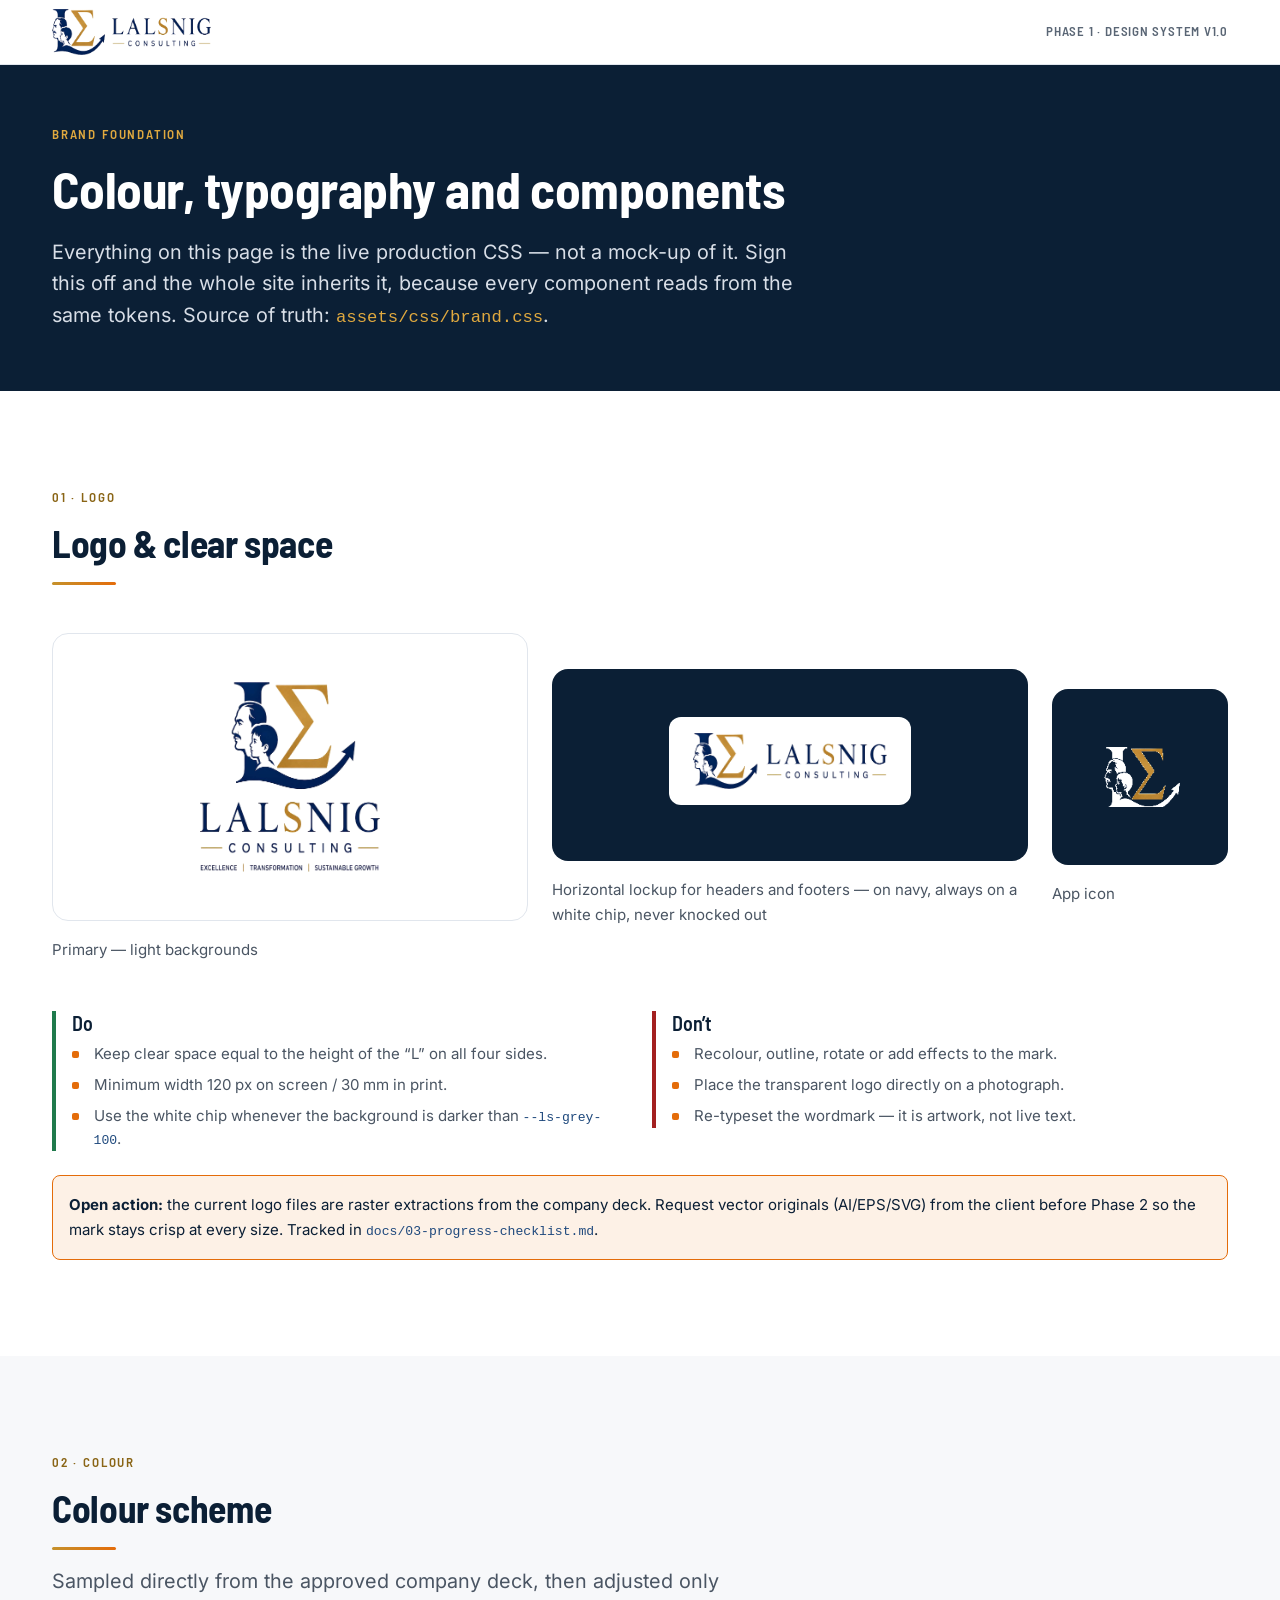
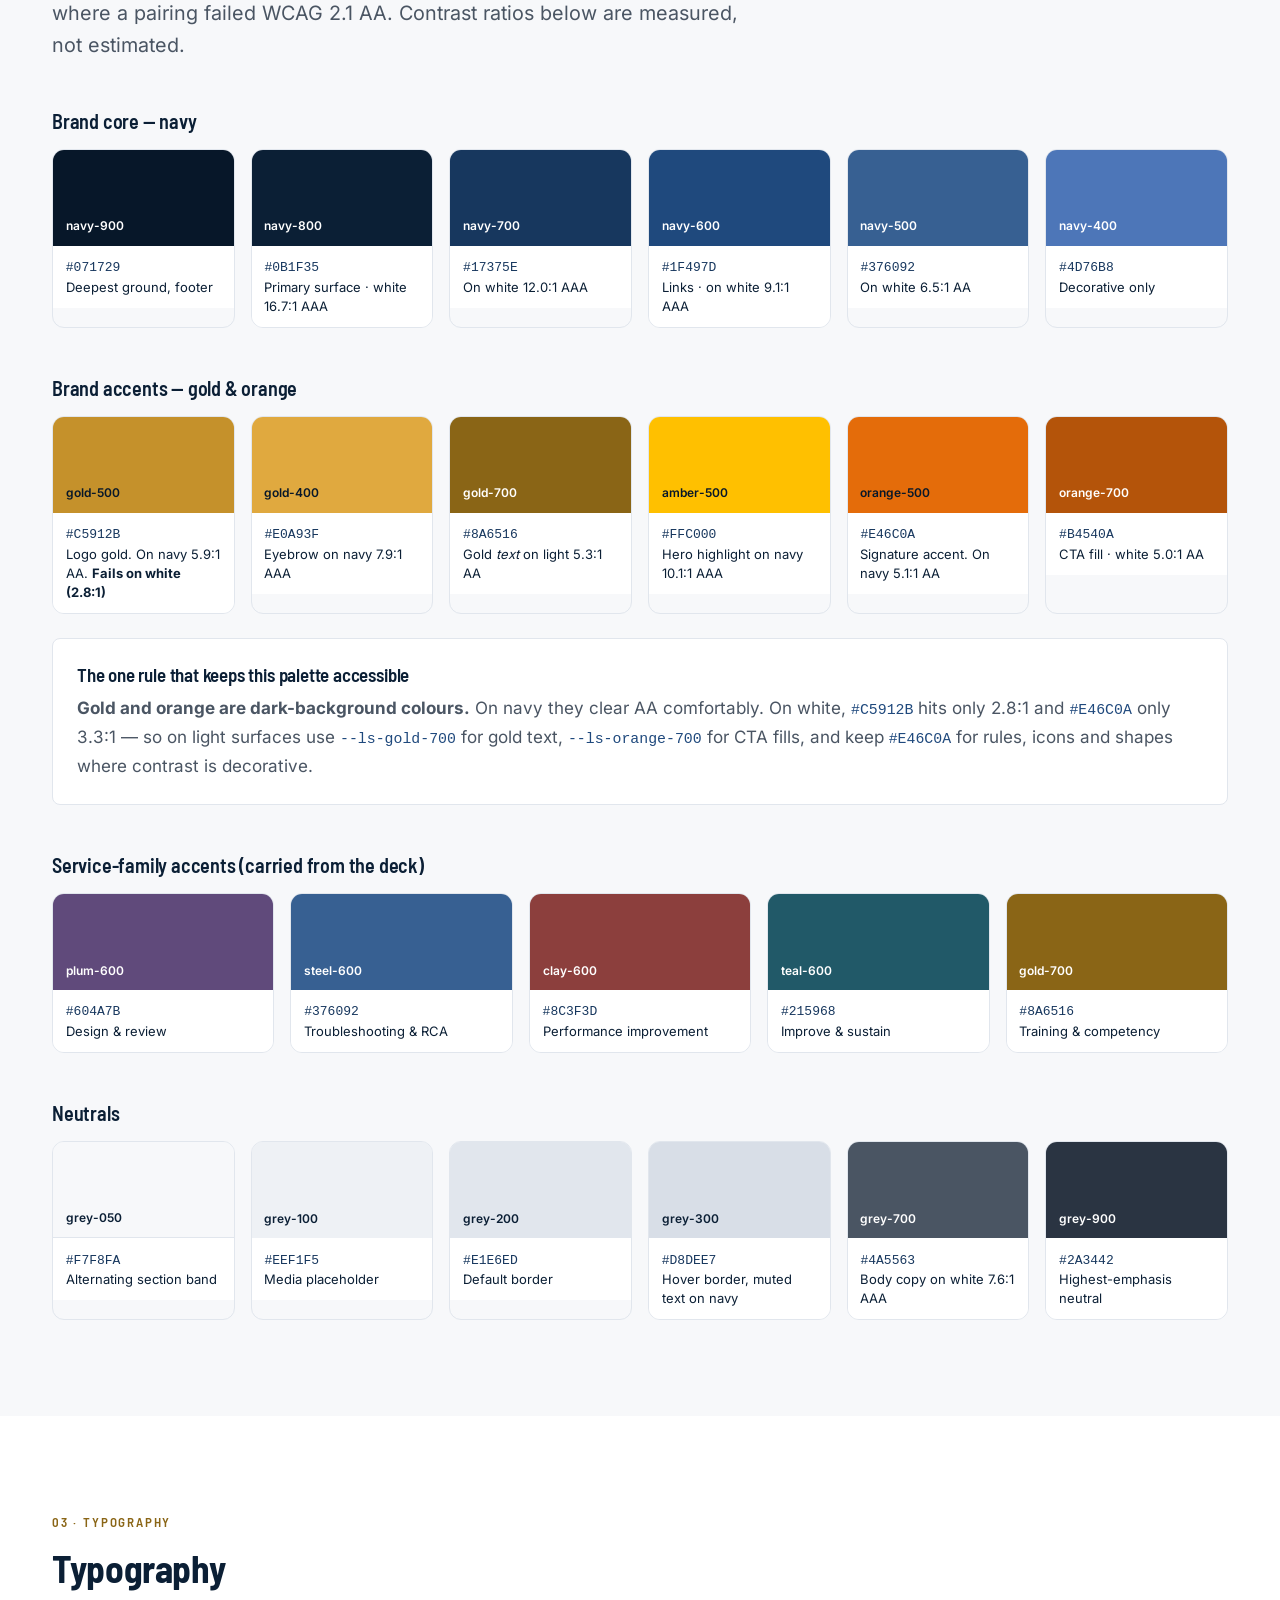
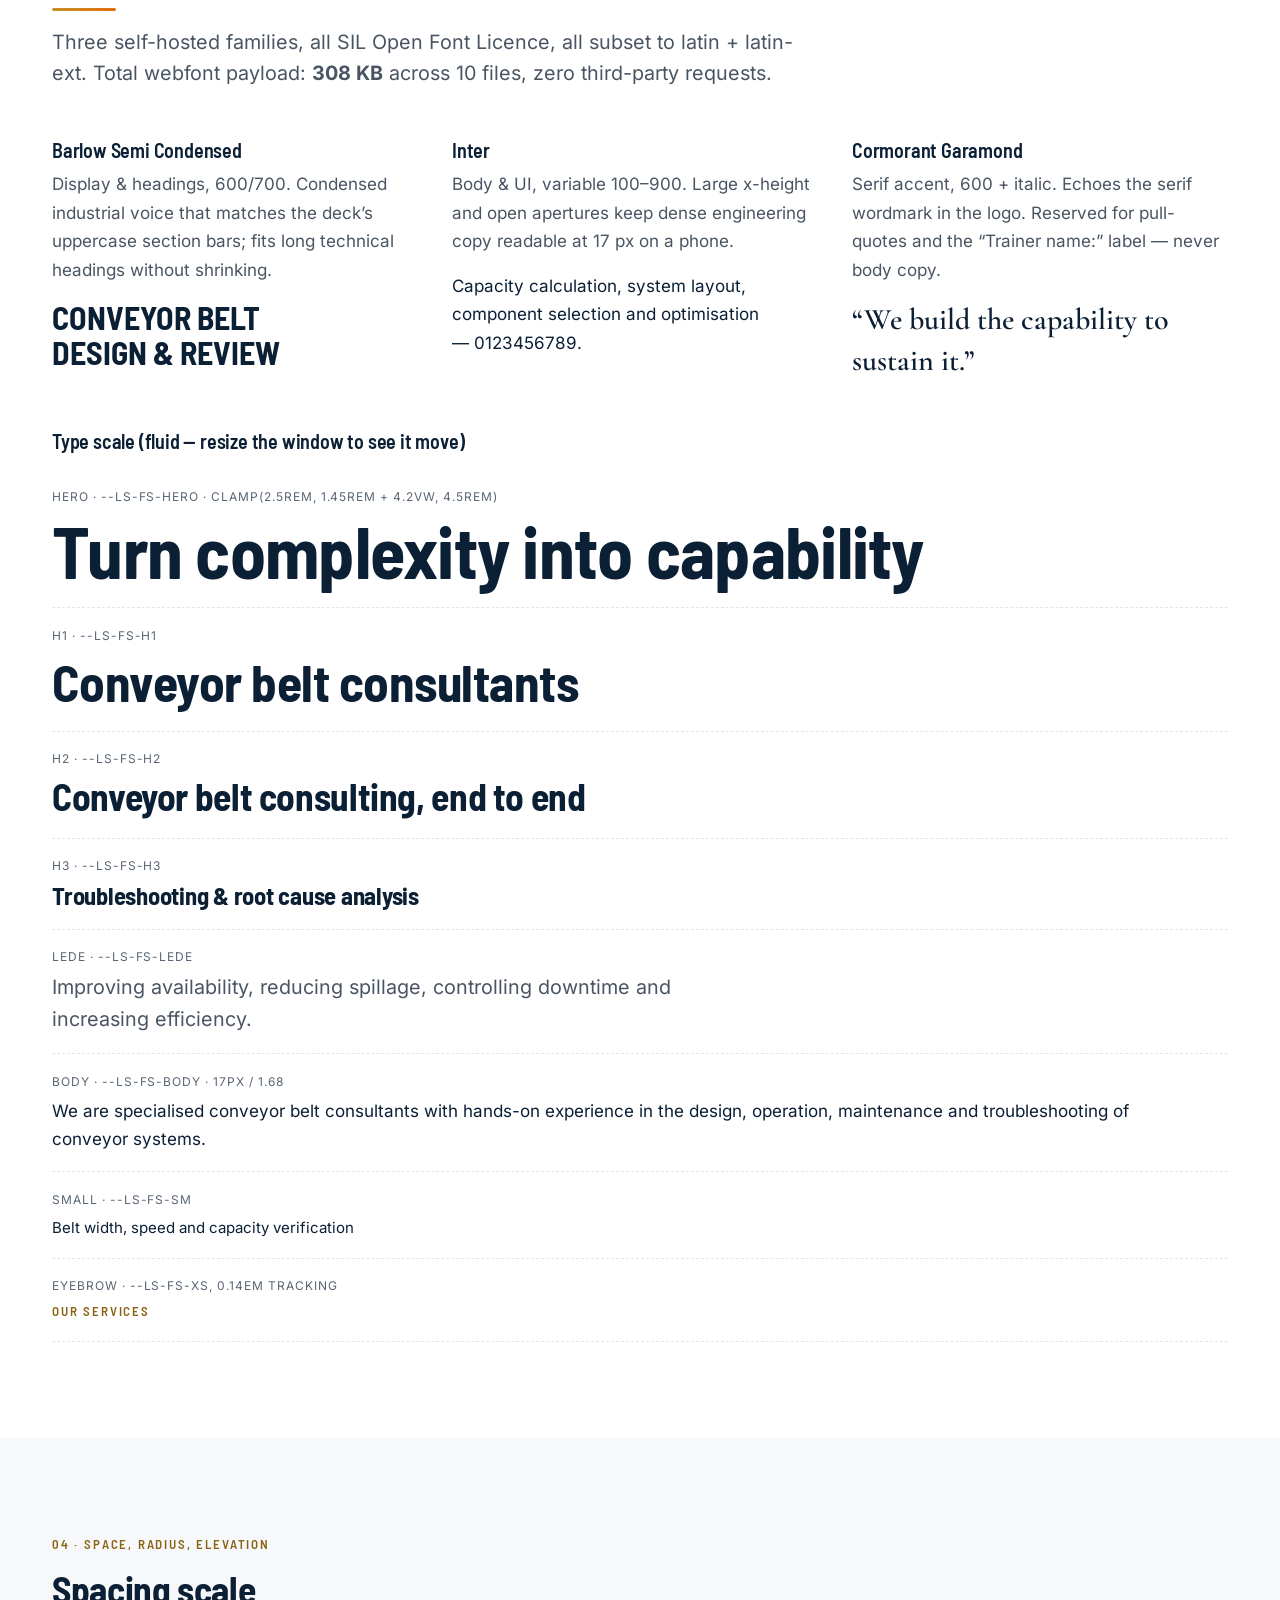
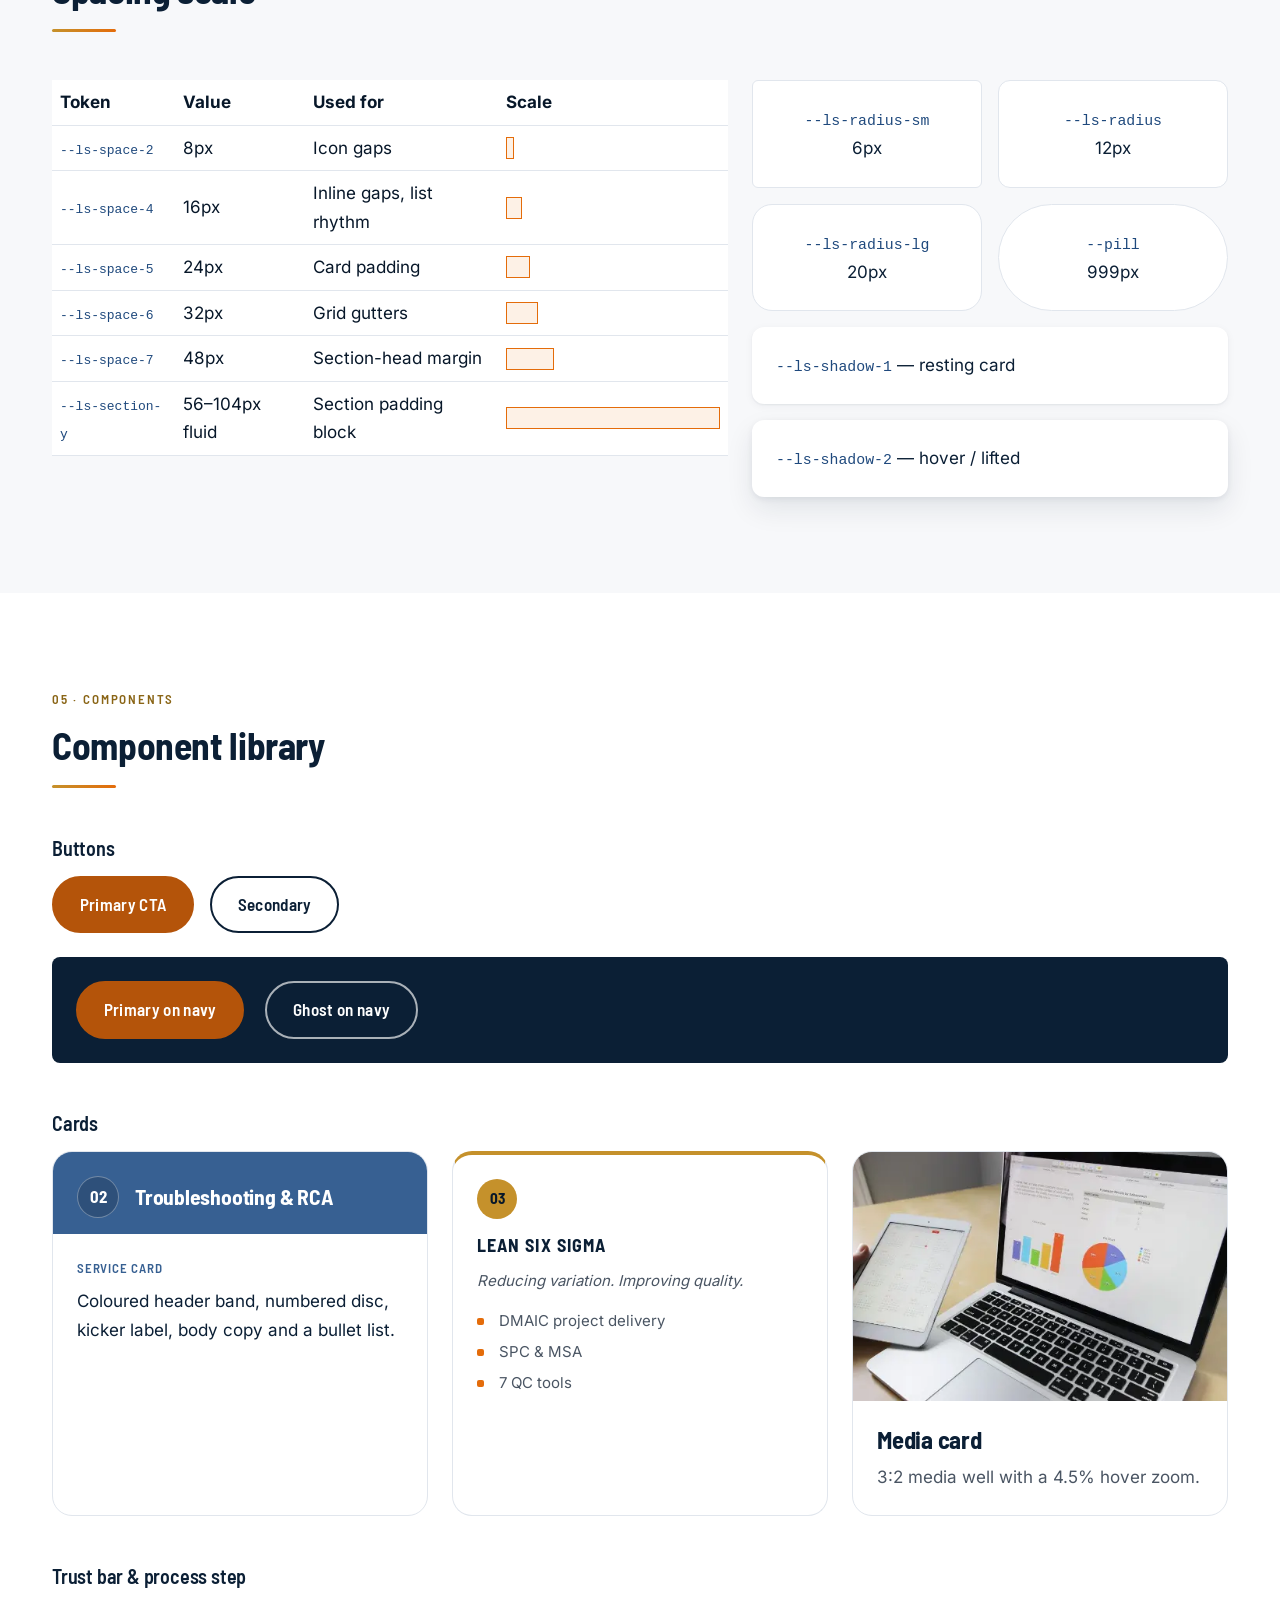
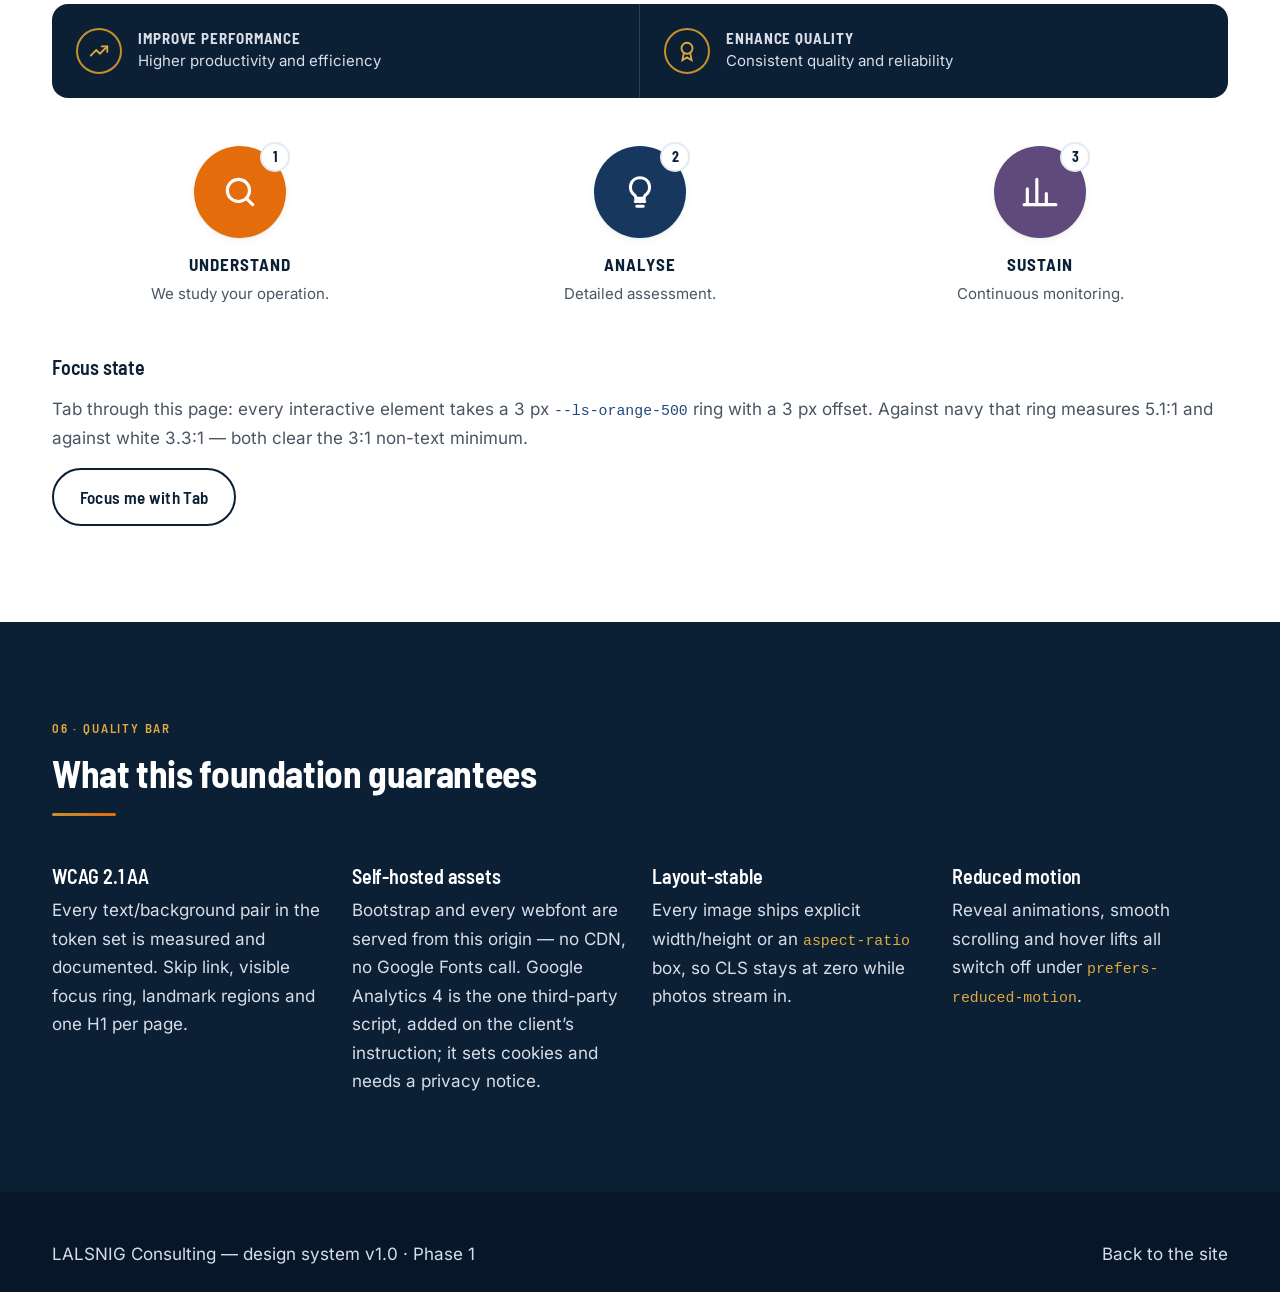
<file: brand.html>
<!DOCTYPE html>
<html lang="en-IN">
<head>
<meta charset="utf-8">
<meta name="viewport" content="width=device-width, initial-scale=1">
<title>Brand &amp; Design System | LALSNIG Consulting</title>
<meta name="description" content="Phase 1 design system sign-off page: colour scheme, typography, spacing, components and logo usage for LALSNIG Consulting.">
<meta name="robots" content="noindex, follow">
<link rel="canonical" href="https://lalsnigconsulting.com/brand.html">
<meta name="theme-color" content="#0B1F35">
<link rel="icon" href="assets/img/favicon-32.png" sizes="32x32" type="image/png">
<link rel="apple-touch-icon" href="assets/img/apple-touch-icon.png">
<link rel="stylesheet" href="assets/vendor/bootstrap/bootstrap.min.css">
<link rel="stylesheet" href="assets/css/fonts.css">
<link rel="stylesheet" href="assets/css/brand.css">
<style>
  .sw { border-radius: var(--ls-radius); overflow: hidden; border: 1px solid var(--ls-border); height: 100%; }
  .sw__chip { height: 96px; display: grid; place-items: end start; padding: .6rem .8rem; font-size: .75rem; font-weight: 600; }
  .sw__meta { padding: .7rem .8rem; font-size: .8125rem; line-height: 1.45; background: var(--ls-white); }
  .sw__meta code { color: var(--ls-navy-700); font-size: .8125rem; }
  .spec { border-bottom: 1px dashed var(--ls-border); padding-block: 1.1rem; }
  .spec small { display: block; font-family: var(--ls-font-body); font-size: .75rem;
                letter-spacing: .08em; text-transform: uppercase; color: var(--ls-grey-600); margin-bottom: .3rem; }
  .tokentable code { font-size: .8125rem; }
  .do  { border-left: 4px solid #1F7A4C; padding-left: 1rem; }
  .dont{ border-left: 4px solid #A32020; padding-left: 1rem; }
  .space-demo { background: var(--ls-orange-050); border: 1px solid var(--ls-orange-500); height: 22px; }
</style>
</head>
<body>
<a class="ls-skip-link" href="#main">Skip to main content</a>

<header class="ls-header">
  <nav class="navbar navbar-expand-lg" aria-label="Primary">
    <div class="container ls-container">
      <a class="ls-logo navbar-brand p-0 m-0" href="index.html">
        <img src="assets/img/logo-horizontal-440.png" width="440" height="127" alt="LALSNIG Consulting logo">
      </a>
      <span class="ls-caps-label ms-auto" style="color:var(--ls-grey-600);font-size:.8125rem">Phase 1 &middot; Design system v1.0</span>
    </div>
  </nav>
</header>

<main id="main">

  <section class="ls-section ls-section--tight ls-section--inverse">
    <div class="container ls-container">
      <span class="ls-eyebrow ls-eyebrow--on-dark">Brand foundation</span>
      <h1 class="mb-3" style="color:var(--ls-white)">Colour, typography and components</h1>
      <p class="ls-lede ls-lede--on-dark mb-0">
        Everything on this page is the live production CSS &mdash; not a mock-up of it. Sign this off
        and the whole site inherits it, because every component reads from the same tokens.
        Source of truth: <code style="color:var(--ls-gold-400)">assets/css/brand.css</code>.
      </p>
    </div>
  </section>

  <!-- ===== Logo ========================================================= -->
  <section class="ls-section" id="logo">
    <div class="container ls-container">
      <span class="ls-eyebrow">01 &middot; Logo</span>
      <h2 class="ls-rule mb-5">Logo &amp; clear space</h2>
      <div class="row g-4 align-items-center">
        <div class="col-md-5">
          <div class="p-5 rounded-4 text-center" style="background:var(--ls-white);border:1px solid var(--ls-border)">
            <img src="assets/img/logo-lalsnig-consulting-420.png" width="420" height="443" alt="Primary logo on light background" style="height:190px;width:auto">
          </div>
          <p class="mt-3 mb-0" style="font-size:.9375rem;color:var(--ls-grey-700)">Primary &mdash; light backgrounds</p>
        </div>
        <div class="col-md-5">
          <div class="p-5 rounded-4 text-center" style="background:var(--ls-navy-800)">
            <span class="ls-footer__logo"><img src="assets/img/logo-horizontal-440.png" width="440" height="127" alt="Horizontal lockup on a white chip over navy" style="height:56px;width:auto"></span>
          </div>
          <p class="mt-3 mb-0" style="font-size:.9375rem;color:var(--ls-grey-700)">Horizontal lockup for headers and footers &mdash; on navy, always on a white chip, never knocked out</p>
        </div>
        <div class="col-md-2">
          <div class="p-3 rounded-4 text-center" style="background:var(--ls-navy-800)">
            <img src="assets/img/icon-192.png" width="192" height="192" alt="App icon / favicon" style="width:100%;height:auto;border-radius:12px">
          </div>
          <p class="mt-3 mb-0" style="font-size:.9375rem;color:var(--ls-grey-700)">App icon</p>
        </div>
      </div>

      <div class="row g-4 mt-4">
        <div class="col-md-6"><div class="do"><h3 class="h5">Do</h3><ul class="ls-list"><li>Keep clear space equal to the height of the &ldquo;L&rdquo; on all four sides.</li><li>Minimum width 120&nbsp;px on screen / 30&nbsp;mm in print.</li><li>Use the white chip whenever the background is darker than <code>--ls-grey-100</code>.</li></ul></div></div>
        <div class="col-md-6"><div class="dont"><h3 class="h5">Don&rsquo;t</h3><ul class="ls-list"><li>Recolour, outline, rotate or add effects to the mark.</li><li>Place the transparent logo directly on a photograph.</li><li>Re-typeset the wordmark &mdash; it is artwork, not live text.</li></ul></div></div>
      </div>

      <p class="mt-4 mb-0 p-3 rounded-3" style="background:var(--ls-orange-050);border:1px solid var(--ls-orange-500);font-size:.9375rem">
        <strong>Open action:</strong> the current logo files are raster extractions from the company deck.
        Request vector originals (AI/EPS/SVG) from the client before Phase 2 so the mark stays crisp at
        every size. Tracked in <code>docs/03-progress-checklist.md</code>.
      </p>
    </div>
  </section>

  <!-- ===== Colour ======================================================= -->
  <section class="ls-section ls-section--subtle" id="colour">
    <div class="container ls-container">
      <span class="ls-eyebrow">02 &middot; Colour</span>
      <h2 class="ls-rule mb-3">Colour scheme</h2>
      <p class="ls-lede mb-5">
        Sampled directly from the approved company deck, then adjusted only where a pairing failed
        WCAG&nbsp;2.1 AA. Contrast ratios below are measured, not estimated.
      </p>

      <h3 class="h5 mb-3">Brand core &mdash; navy</h3>
      <div class="row g-3 row-cols-2 row-cols-md-4 row-cols-xl-6 mb-5">
        <div class="col"><div class="sw"><div class="sw__chip" style="background:#071729;color:#fff">navy-900</div><div class="sw__meta"><code>#071729</code><br>Deepest ground, footer</div></div></div>
        <div class="col"><div class="sw"><div class="sw__chip" style="background:#0B1F35;color:#fff">navy-800</div><div class="sw__meta"><code>#0B1F35</code><br>Primary surface &middot; white 16.7:1 AAA</div></div></div>
        <div class="col"><div class="sw"><div class="sw__chip" style="background:#17375E;color:#fff">navy-700</div><div class="sw__meta"><code>#17375E</code><br>On white 12.0:1 AAA</div></div></div>
        <div class="col"><div class="sw"><div class="sw__chip" style="background:#1F497D;color:#fff">navy-600</div><div class="sw__meta"><code>#1F497D</code><br>Links &middot; on white 9.1:1 AAA</div></div></div>
        <div class="col"><div class="sw"><div class="sw__chip" style="background:#376092;color:#fff">navy-500</div><div class="sw__meta"><code>#376092</code><br>On white 6.5:1 AA</div></div></div>
        <div class="col"><div class="sw"><div class="sw__chip" style="background:#4D76B8;color:#fff">navy-400</div><div class="sw__meta"><code>#4D76B8</code><br>Decorative only</div></div></div>
      </div>

      <h3 class="h5 mb-3">Brand accents &mdash; gold &amp; orange</h3>
      <div class="row g-3 row-cols-2 row-cols-md-4 row-cols-xl-6 mb-4">
        <div class="col"><div class="sw"><div class="sw__chip" style="background:#C5912B;color:#071729">gold-500</div><div class="sw__meta"><code>#C5912B</code><br>Logo gold. On navy 5.9:1 AA. <strong>Fails on white (2.8:1)</strong></div></div></div>
        <div class="col"><div class="sw"><div class="sw__chip" style="background:#E0A93F;color:#071729">gold-400</div><div class="sw__meta"><code>#E0A93F</code><br>Eyebrow on navy 7.9:1 AAA</div></div></div>
        <div class="col"><div class="sw"><div class="sw__chip" style="background:#8A6516;color:#fff">gold-700</div><div class="sw__meta"><code>#8A6516</code><br>Gold <em>text</em> on light 5.3:1 AA</div></div></div>
        <div class="col"><div class="sw"><div class="sw__chip" style="background:#FFC000;color:#071729">amber-500</div><div class="sw__meta"><code>#FFC000</code><br>Hero highlight on navy 10.1:1 AAA</div></div></div>
        <div class="col"><div class="sw"><div class="sw__chip" style="background:#E46C0A;color:#071729">orange-500</div><div class="sw__meta"><code>#E46C0A</code><br>Signature accent. On navy 5.1:1 AA</div></div></div>
        <div class="col"><div class="sw"><div class="sw__chip" style="background:#B4540A;color:#fff">orange-700</div><div class="sw__meta"><code>#B4540A</code><br>CTA fill &middot; white 5.0:1 AA</div></div></div>
      </div>

      <div class="p-4 rounded-3 mb-5" style="background:var(--ls-white);border:1px solid var(--ls-border)">
        <h4 class="mb-2">The one rule that keeps this palette accessible</h4>
        <p class="mb-0" style="color:var(--ls-grey-700)">
          <strong>Gold and orange are dark-background colours.</strong> On navy they clear AA comfortably.
          On white, <code>#C5912B</code> hits only 2.8:1 and <code>#E46C0A</code> only 3.3:1 &mdash; so on
          light surfaces use <code>--ls-gold-700</code> for gold text, <code>--ls-orange-700</code> for CTA
          fills, and keep <code>#E46C0A</code> for rules, icons and shapes where contrast is decorative.
        </p>
      </div>

      <h3 class="h5 mb-3">Service-family accents (carried from the deck)</h3>
      <div class="row g-3 row-cols-2 row-cols-md-5 mb-5">
        <div class="col"><div class="sw"><div class="sw__chip" style="background:#604A7B;color:#fff">plum-600</div><div class="sw__meta"><code>#604A7B</code><br>Design &amp; review</div></div></div>
        <div class="col"><div class="sw"><div class="sw__chip" style="background:#376092;color:#fff">steel-600</div><div class="sw__meta"><code>#376092</code><br>Troubleshooting &amp; RCA</div></div></div>
        <div class="col"><div class="sw"><div class="sw__chip" style="background:#8C3F3D;color:#fff">clay-600</div><div class="sw__meta"><code>#8C3F3D</code><br>Performance improvement</div></div></div>
        <div class="col"><div class="sw"><div class="sw__chip" style="background:#215968;color:#fff">teal-600</div><div class="sw__meta"><code>#215968</code><br>Improve &amp; sustain</div></div></div>
        <div class="col"><div class="sw"><div class="sw__chip" style="background:#8A6516;color:#fff">gold-700</div><div class="sw__meta"><code>#8A6516</code><br>Training &amp; competency</div></div></div>
      </div>

      <h3 class="h5 mb-3">Neutrals</h3>
      <div class="row g-3 row-cols-2 row-cols-md-4 row-cols-xl-6">
        <div class="col"><div class="sw"><div class="sw__chip" style="background:#F7F8FA;color:#0B1F35;border-bottom:1px solid #E1E6ED">grey-050</div><div class="sw__meta"><code>#F7F8FA</code><br>Alternating section band</div></div></div>
        <div class="col"><div class="sw"><div class="sw__chip" style="background:#EEF1F5;color:#0B1F35">grey-100</div><div class="sw__meta"><code>#EEF1F5</code><br>Media placeholder</div></div></div>
        <div class="col"><div class="sw"><div class="sw__chip" style="background:#E1E6ED;color:#0B1F35">grey-200</div><div class="sw__meta"><code>#E1E6ED</code><br>Default border</div></div></div>
        <div class="col"><div class="sw"><div class="sw__chip" style="background:#D8DEE7;color:#0B1F35">grey-300</div><div class="sw__meta"><code>#D8DEE7</code><br>Hover border, muted text on navy</div></div></div>
        <div class="col"><div class="sw"><div class="sw__chip" style="background:#4A5563;color:#fff">grey-700</div><div class="sw__meta"><code>#4A5563</code><br>Body copy on white 7.6:1 AAA</div></div></div>
        <div class="col"><div class="sw"><div class="sw__chip" style="background:#2A3442;color:#fff">grey-900</div><div class="sw__meta"><code>#2A3442</code><br>Highest-emphasis neutral</div></div></div>
      </div>
    </div>
  </section>

  <!-- ===== Typography =================================================== -->
  <section class="ls-section" id="type">
    <div class="container ls-container">
      <span class="ls-eyebrow">03 &middot; Typography</span>
      <h2 class="ls-rule mb-3">Typography</h2>
      <p class="ls-lede mb-5">
        Three self-hosted families, all SIL Open Font Licence, all subset to latin + latin-ext.
        Total webfont payload: <strong>308&nbsp;KB</strong> across 10 files, zero third-party requests.
      </p>

      <div class="row g-4 gy-5 mb-5">
        <div class="col-lg-4">
          <h3 class="h5 mb-2">Barlow Semi Condensed</h3>
          <p style="color:var(--ls-grey-700)">Display &amp; headings, 600/700. Condensed industrial voice that matches the deck&rsquo;s uppercase section bars; fits long technical headings without shrinking.</p>
          <p class="mb-0" style="font-family:var(--ls-font-display);font-weight:700;font-size:2rem;line-height:1.1">CONVEYOR BELT<br>DESIGN &amp; REVIEW</p>
        </div>
        <div class="col-lg-4">
          <h3 class="h5 mb-2">Inter</h3>
          <p style="color:var(--ls-grey-700)">Body &amp; UI, variable 100&ndash;900. Large x-height and open apertures keep dense engineering copy readable at 17&nbsp;px on a phone.</p>
          <p class="mb-0" style="font-size:1.0625rem;line-height:1.68">Capacity calculation, system layout, component selection and optimisation &mdash; 0123456789.</p>
        </div>
        <div class="col-lg-4">
          <h3 class="h5 mb-2">Cormorant Garamond</h3>
          <p style="color:var(--ls-grey-700)">Serif accent, 600 + italic. Echoes the serif wordmark in the logo. Reserved for pull-quotes and the &ldquo;Trainer name:&rdquo; label &mdash; never body copy.</p>
          <p class="ls-quote mb-0">&ldquo;We build the capability to sustain it.&rdquo;</p>
        </div>
      </div>

      <h3 class="h5 mb-3">Type scale (fluid &mdash; resize the window to see it move)</h3>
      <div class="spec"><small>Hero &middot; --ls-fs-hero &middot; clamp(2.5rem, 1.45rem + 4.2vw, 4.5rem)</small><span class="ls-display ls-hero-title">Turn complexity into capability</span></div>
      <div class="spec"><small>H1 &middot; --ls-fs-h1</small><p class="ls-display mb-0" style="font-size:var(--ls-fs-h1)">Conveyor belt consultants</p></div>
      <div class="spec"><small>H2 &middot; --ls-fs-h2</small><h2 class="mb-0">Conveyor belt consulting, end to end</h2></div>
      <div class="spec"><small>H3 &middot; --ls-fs-h3</small><h3 class="mb-0">Troubleshooting &amp; root cause analysis</h3></div>
      <div class="spec"><small>Lede &middot; --ls-fs-lede</small><p class="ls-lede mb-0">Improving availability, reducing spillage, controlling downtime and increasing efficiency.</p></div>
      <div class="spec"><small>Body &middot; --ls-fs-body &middot; 17px / 1.68</small><p class="mb-0">We are specialised conveyor belt consultants with hands-on experience in the design, operation, maintenance and troubleshooting of conveyor systems.</p></div>
      <div class="spec"><small>Small &middot; --ls-fs-sm</small><p class="mb-0" style="font-size:var(--ls-fs-sm)">Belt width, speed and capacity verification</p></div>
      <div class="spec"><small>Eyebrow &middot; --ls-fs-xs, 0.14em tracking</small><span class="ls-eyebrow mb-0">Our services</span></div>
    </div>
  </section>

  <!-- ===== Space & radius =============================================== -->
  <section class="ls-section ls-section--subtle" id="space">
    <div class="container ls-container">
      <span class="ls-eyebrow">04 &middot; Space, radius, elevation</span>
      <h2 class="ls-rule mb-5">Spacing scale</h2>
      <div class="row g-4">
        <div class="col-lg-7">
          <table class="table align-middle tokentable mb-0" style="background:var(--ls-white)">
            <thead><tr><th scope="col">Token</th><th scope="col">Value</th><th scope="col">Used for</th><th scope="col" style="width:34%">Scale</th></tr></thead>
            <tbody>
              <tr><td><code>--ls-space-2</code></td><td>8px</td><td>Icon gaps</td><td><div class="space-demo" style="width:8px"></div></td></tr>
              <tr><td><code>--ls-space-4</code></td><td>16px</td><td>Inline gaps, list rhythm</td><td><div class="space-demo" style="width:16px"></div></td></tr>
              <tr><td><code>--ls-space-5</code></td><td>24px</td><td>Card padding</td><td><div class="space-demo" style="width:24px"></div></td></tr>
              <tr><td><code>--ls-space-6</code></td><td>32px</td><td>Grid gutters</td><td><div class="space-demo" style="width:32px"></div></td></tr>
              <tr><td><code>--ls-space-7</code></td><td>48px</td><td>Section-head margin</td><td><div class="space-demo" style="width:48px"></div></td></tr>
              <tr><td><code>--ls-section-y</code></td><td>56&ndash;104px fluid</td><td>Section padding block</td><td><div class="space-demo" style="width:100%"></div></td></tr>
            </tbody>
          </table>
        </div>
        <div class="col-lg-5">
          <div class="row g-3">
            <div class="col-6"><div class="p-4 text-center" style="background:var(--ls-white);border:1px solid var(--ls-border);border-radius:var(--ls-radius-sm)"><code>--ls-radius-sm</code><br>6px</div></div>
            <div class="col-6"><div class="p-4 text-center" style="background:var(--ls-white);border:1px solid var(--ls-border);border-radius:var(--ls-radius)"><code>--ls-radius</code><br>12px</div></div>
            <div class="col-6"><div class="p-4 text-center" style="background:var(--ls-white);border:1px solid var(--ls-border);border-radius:var(--ls-radius-lg)"><code>--ls-radius-lg</code><br>20px</div></div>
            <div class="col-6"><div class="p-4 text-center" style="background:var(--ls-white);border:1px solid var(--ls-border);border-radius:var(--ls-radius-pill)"><code>--pill</code><br>999px</div></div>
            <div class="col-12"><div class="p-4" style="background:var(--ls-white);border-radius:var(--ls-radius);box-shadow:var(--ls-shadow-1)"><code>--ls-shadow-1</code> &mdash; resting card</div></div>
            <div class="col-12"><div class="p-4" style="background:var(--ls-white);border-radius:var(--ls-radius);box-shadow:var(--ls-shadow-2)"><code>--ls-shadow-2</code> &mdash; hover / lifted</div></div>
          </div>
        </div>
      </div>
    </div>
  </section>

  <!-- ===== Components =================================================== -->
  <section class="ls-section" id="components">
    <div class="container ls-container">
      <span class="ls-eyebrow">05 &middot; Components</span>
      <h2 class="ls-rule mb-5">Component library</h2>

      <h3 class="h5 mb-3">Buttons</h3>
      <div class="d-flex flex-wrap gap-3 mb-4">
        <a class="ls-btn" href="#components">Primary CTA</a>
        <a class="ls-btn ls-btn--secondary" href="#components">Secondary</a>
      </div>
      <div class="p-4 rounded-3 mb-5" style="background:var(--ls-navy-800)">
        <a class="ls-btn me-3" href="#components">Primary on navy</a>
        <a class="ls-btn ls-btn--on-dark" href="#components">Ghost on navy</a>
      </div>

      <h3 class="h5 mb-3">Cards</h3>
      <div class="row g-4 mb-5">
        <div class="col-md-4">
          <article class="ls-card ls-service ls-service--2">
            <div class="ls-service__head"><span class="ls-service__num">02</span><h3>Troubleshooting &amp; RCA</h3></div>
            <div class="ls-card__body">
              <span class="ls-service__kicker">Service card</span>
              <p class="mb-0">Coloured header band, numbered disc, kicker label, body copy and a bullet list.</p>
            </div>
          </article>
        </div>
        <div class="col-md-4">
          <article class="ls-card ls-pillar h-100">
            <div class="ls-card__body">
              <span class="ls-pillar__num">03</span>
              <h3>Lean Six Sigma</h3>
              <p class="ls-pillar__tagline">Reducing variation. Improving quality.</p>
              <ul class="ls-list"><li>DMAIC project delivery</li><li>SPC &amp; MSA</li><li>7 QC tools</li></ul>
            </div>
          </article>
        </div>
        <div class="col-md-4">
          <article class="ls-card h-100">
            <div class="ls-card__media">
              <picture><source type="image/webp" sizes="(min-width: 768px) 360px, calc(100vw - 24px)"
        srcset="assets/img/analytics-dashboard-charts-480.webp 480w,
                assets/img/analytics-dashboard-charts-720.webp 720w,
                assets/img/analytics-dashboard-charts.webp 900w">
              <img src="assets/img/analytics-dashboard-charts.jpg"
                   sizes="(min-width: 768px) 360px, calc(100vw - 24px)"
                   srcset="assets/img/analytics-dashboard-charts-480.jpg 480w,
                           assets/img/analytics-dashboard-charts-720.jpg 720w,
                           assets/img/analytics-dashboard-charts.jpg 900w" width="900" height="600" loading="lazy" alt="Laptop showing performance charts beside a planning calendar"></picture>
            </div>
            <div class="ls-card__body"><h3 class="mb-2">Media card</h3><p class="mb-0" style="color:var(--ls-grey-700)">3:2 media well with a 4.5% hover zoom.</p></div>
          </article>
        </div>
      </div>

      <h3 class="h5 mb-3">Trust bar &amp; process step</h3>
      <div class="ls-trustbar rounded-4 overflow-hidden mb-5">
        <div class="ls-trustbar__grid">
          <div class="ls-trust"><span class="ls-trust__icon"><svg viewBox="0 0 24 24" fill="none" stroke="currentColor" stroke-width="2" stroke-linecap="round"><polyline points="3 17 9 11 13 15 21 7"/><polyline points="15 7 21 7 21 13"/></svg></span><div><p class="ls-trust__title">Improve performance</p><p>Higher productivity and efficiency</p></div></div>
          <div class="ls-trust"><span class="ls-trust__icon"><svg viewBox="0 0 24 24" fill="none" stroke="currentColor" stroke-width="2" stroke-linecap="round"><circle cx="12" cy="9" r="6"/><polyline points="8.5 14 7 22 12 19 17 22 15.5 14"/></svg></span><div><p class="ls-trust__title">Enhance quality</p><p>Consistent quality and reliability</p></div></div>
        </div>
      </div>

      <ol class="ls-steps list-unstyled mb-5">
        <li class="ls-step"><span class="ls-step__disc"><svg viewBox="0 0 24 24" fill="none" stroke="currentColor" stroke-width="2" stroke-linecap="round"><circle cx="11" cy="11" r="7"/><path d="m20 20-3.5-3.5"/></svg><span class="ls-step__num">1</span></span><h3>Understand</h3><p>We study your operation.</p></li>
        <li class="ls-step"><span class="ls-step__disc"><svg viewBox="0 0 24 24" fill="none" stroke="currentColor" stroke-width="2" stroke-linecap="round"><path d="M9 18h6M10 21h4"/><path d="M12 3a6 6 0 0 0-3.5 10.9c.6.5.9 1.2.9 1.9V16h5.2v-.2c0-.7.3-1.4.9-1.9A6 6 0 0 0 12 3Z"/></svg><span class="ls-step__num">2</span></span><h3>Analyse</h3><p>Detailed assessment.</p></li>
        <li class="ls-step"><span class="ls-step__disc"><svg viewBox="0 0 24 24" fill="none" stroke="currentColor" stroke-width="2" stroke-linecap="round"><path d="M4 20V10M10 20V4M16 20v-7M22 20H2"/></svg><span class="ls-step__num">3</span></span><h3>Sustain</h3><p>Continuous monitoring.</p></li>
      </ol>

      <h3 class="h5 mb-3">Focus state</h3>
      <p class="mb-3" style="color:var(--ls-grey-700)">Tab through this page: every interactive element takes a 3&nbsp;px <code>--ls-orange-500</code> ring with a 3&nbsp;px offset. Against navy that ring measures 5.1:1 and against white 3.3:1 &mdash; both clear the 3:1 non-text minimum.</p>
      <a class="ls-btn ls-btn--secondary" href="#components">Focus me with Tab</a>
    </div>
  </section>

  <!-- ===== Accessibility & performance ================================== -->
  <section class="ls-section ls-section--inverse" id="quality">
    <div class="container ls-container">
      <span class="ls-eyebrow ls-eyebrow--on-dark">06 &middot; Quality bar</span>
      <h2 class="ls-rule mb-5">What this foundation guarantees</h2>
      <div class="row g-4 gy-5">
        <div class="col-md-6 col-lg-3"><h3 class="h5 mb-2">WCAG 2.1 AA</h3><p class="mb-0" style="color:var(--ls-text-on-inverse-muted)">Every text/background pair in the token set is measured and documented. Skip link, visible focus ring, landmark regions and one H1 per page.</p></div>
        <div class="col-md-6 col-lg-3"><h3 class="h5 mb-2">Self-hosted assets</h3><p class="mb-0" style="color:var(--ls-text-on-inverse-muted)">Bootstrap and every webfont are served from this origin &mdash; no CDN, no Google Fonts call. Google Analytics 4 is the one third-party script, added on the client&rsquo;s instruction; it sets cookies and needs a privacy notice.</p></div>
        <div class="col-md-6 col-lg-3"><h3 class="h5 mb-2">Layout-stable</h3><p class="mb-0" style="color:var(--ls-text-on-inverse-muted)">Every image ships explicit width/height or an <code>aspect-ratio</code> box, so CLS stays at zero while photos stream in.</p></div>
        <div class="col-md-6 col-lg-3"><h3 class="h5 mb-2">Reduced motion</h3><p class="mb-0" style="color:var(--ls-text-on-inverse-muted)">Reveal animations, smooth scrolling and hover lifts all switch off under <code>prefers-reduced-motion</code>.</p></div>
      </div>
    </div>
  </section>

</main>

<footer class="ls-footer">
  <div class="container ls-container">
    <div class="d-flex flex-wrap gap-3 justify-content-between align-items-center">
      <p class="mb-0">LALSNIG Consulting &mdash; design system v1.0 &middot; Phase 1</p>
      <p class="mb-0"><a href="./">Back to the site</a></p>
    </div>
  </div>
</footer>

<script src="assets/vendor/bootstrap/bootstrap.bundle.min.js" defer></script>
<script src="assets/js/site.js" defer></script>
</body>
</html>
</file>
<file: assets/css/fonts.css>
/* ==========================================================================
   LALSNIG Consulting — self-hosted brand webfonts
   Source: Google Fonts. Licence: SIL Open Font License 1.1 (redistributable).
   Subsets: latin + latin-ext only. All faces use font-display: swap so text
   paints immediately with the fallback stack (no invisible-text FOIT).
   ========================================================================== */

/* --- Inter (variable, 100–900) — body / UI ------------------------------- */
@font-face {
  font-family: 'Inter';
  font-style: normal;
  font-weight: 100 900;
  font-display: swap;
  src: url(../fonts/inter-var-latin.woff2) format('woff2');
  unicode-range: U+0000-00FF, U+0131, U+0152-0153, U+02BB-02BC, U+02C6, U+02DA, U+02DC, U+0304, U+0308, U+0329, U+2000-206F, U+20AC, U+2122, U+2191, U+2193, U+2212, U+2215, U+FEFF, U+FFFD;
}
@font-face {
  font-family: 'Inter';
  font-style: normal;
  font-weight: 100 900;
  font-display: swap;
  src: url(../fonts/inter-var-latin-ext.woff2) format('woff2');
  unicode-range: U+0100-02BA, U+02BD-02C5, U+02C7-02CC, U+02CE-02D7, U+02DD-02FF, U+0304, U+0308, U+0329, U+1D00-1DBF, U+1E00-1E9F, U+1EF2-1EFF, U+2020, U+20A0-20AB, U+20AD-20C0, U+2113, U+2C60-2C7F, U+A720-A7FF;
}

/* --- Barlow Semi Condensed — display / headings -------------------------- */
@font-face {
  font-family: 'Barlow Semi Condensed';
  font-style: normal;
  font-weight: 600;
  font-display: swap;
  src: url(../fonts/barlow-semi-condensed-600-latin.woff2) format('woff2');
  unicode-range: U+0000-00FF, U+0131, U+0152-0153, U+02BB-02BC, U+02C6, U+02DA, U+02DC, U+0304, U+0308, U+0329, U+2000-206F, U+20AC, U+2122, U+2191, U+2193, U+2212, U+2215, U+FEFF, U+FFFD;
}
@font-face {
  font-family: 'Barlow Semi Condensed';
  font-style: normal;
  font-weight: 600;
  font-display: swap;
  src: url(../fonts/barlow-semi-condensed-600-latin-ext.woff2) format('woff2');
  unicode-range: U+0100-02BA, U+02BD-02C5, U+02C7-02CC, U+02CE-02D7, U+02DD-02FF, U+0304, U+0308, U+0329, U+1D00-1DBF, U+1E00-1E9F, U+1EF2-1EFF, U+2020, U+20A0-20AB, U+20AD-20C0, U+2113, U+2C60-2C7F, U+A720-A7FF;
}
@font-face {
  font-family: 'Barlow Semi Condensed';
  font-style: normal;
  font-weight: 700;
  font-display: swap;
  src: url(../fonts/barlow-semi-condensed-700-latin.woff2) format('woff2');
  unicode-range: U+0000-00FF, U+0131, U+0152-0153, U+02BB-02BC, U+02C6, U+02DA, U+02DC, U+0304, U+0308, U+0329, U+2000-206F, U+20AC, U+2122, U+2191, U+2193, U+2212, U+2215, U+FEFF, U+FFFD;
}
@font-face {
  font-family: 'Barlow Semi Condensed';
  font-style: normal;
  font-weight: 700;
  font-display: swap;
  src: url(../fonts/barlow-semi-condensed-700-latin-ext.woff2) format('woff2');
  unicode-range: U+0100-02BA, U+02BD-02C5, U+02C7-02CC, U+02CE-02D7, U+02DD-02FF, U+0304, U+0308, U+0329, U+1D00-1DBF, U+1E00-1E9F, U+1EF2-1EFF, U+2020, U+20A0-20AB, U+20AD-20C0, U+2113, U+2C60-2C7F, U+A720-A7FF;
}

/* --- Cormorant Garamond — serif accent (logo echo, pull-quotes) ---------- */
@font-face {
  font-family: 'Cormorant Garamond';
  font-style: normal;
  font-weight: 600;
  font-display: swap;
  src: url(../fonts/cormorant-garamond-600-latin.woff2) format('woff2');
  unicode-range: U+0000-00FF, U+0131, U+0152-0153, U+02BB-02BC, U+02C6, U+02DA, U+02DC, U+0304, U+0308, U+0329, U+2000-206F, U+20AC, U+2122, U+2191, U+2193, U+2212, U+2215, U+FEFF, U+FFFD;
}
@font-face {
  font-family: 'Cormorant Garamond';
  font-style: normal;
  font-weight: 600;
  font-display: swap;
  src: url(../fonts/cormorant-garamond-600-latin-ext.woff2) format('woff2');
  unicode-range: U+0100-02BA, U+02BD-02C5, U+02C7-02CC, U+02CE-02D7, U+02DD-02FF, U+0304, U+0308, U+0329, U+1D00-1DBF, U+1E00-1E9F, U+1EF2-1EFF, U+2020, U+20A0-20AB, U+20AD-20C0, U+2113, U+2C60-2C7F, U+A720-A7FF;
}
@font-face {
  font-family: 'Cormorant Garamond';
  font-style: italic;
  font-weight: 600;
  font-display: swap;
  src: url(../fonts/cormorant-garamond-600-italic-latin.woff2) format('woff2');
  unicode-range: U+0000-00FF, U+0131, U+0152-0153, U+02BB-02BC, U+02C6, U+02DA, U+02DC, U+0304, U+0308, U+0329, U+2000-206F, U+20AC, U+2122, U+2191, U+2193, U+2212, U+2215, U+FEFF, U+FFFD;
}
@font-face {
  font-family: 'Cormorant Garamond';
  font-style: italic;
  font-weight: 600;
  font-display: swap;
  src: url(../fonts/cormorant-garamond-600-italic-latin-ext.woff2) format('woff2');
  unicode-range: U+0100-02BA, U+02BD-02C5, U+02C7-02CC, U+02CE-02D7, U+02DD-02FF, U+0304, U+0308, U+0329, U+1D00-1DBF, U+1E00-1E9F, U+1EF2-1EFF, U+2020, U+20A0-20AB, U+20AD-20C0, U+2113, U+2C60-2C7F, U+A720-A7FF;
}
</file>
<file: assets/css/brand.css>
/* ==========================================================================
   LALSNIG Consulting - Brand & Design System
   Phase 1 foundation. Every value below is a token; components never hard-code
   colour, type or spacing. Palette and type were derived from the approved
   company deck (LALSNIG EXCELLENCE CONSULTANCY.pdf) - see
   docs/04-brand-design-system.md for provenance and the measured WCAG table.
   ========================================================================== */

/* --------------------------------------------------------------------------
   1. TOKENS
   -------------------------------------------------------------------------- */
:root {
  /* --- Brand core: navy (authority, engineering rigour) ------------------ */
  --ls-navy-900: #071729;
  --ls-navy-800: #0B1F35;   /* primary brand surface - deck header bar      */
  --ls-navy-700: #17375E;   /* secondary navy - deck card headers           */
  --ls-navy-600: #1F497D;
  --ls-navy-500: #376092;
  --ls-navy-400: #4D76B8;
  --ls-navy-100: #E4EAF2;
  --ls-navy-050: #F2F5F9;

  /* --- Brand accent: gold (excellence, the logo sigma) ------------------- */
  --ls-gold-500: #C5912B;   /* logo gold - dark backgrounds & rules only    */
  --ls-gold-400: #E0A93F;
  --ls-gold-700: #8A6516;   /* accessible gold TEXT on light backgrounds    */
  --ls-amber-500: #FFC000;  /* deck highlight - dark backgrounds only       */

  /* --- Brand accent: orange (energy, call to action) --------------------- */
  --ls-orange-500: #E46C0A; /* signature accent - graphics + text on navy   */
  --ls-orange-400: #F58900;
  --ls-orange-700: #B4540A; /* accessible CTA fill behind white text        */
  --ls-orange-800: #9C4708;
  --ls-orange-050: #FDF1E6;

  /* --- Service-family accents (carried over from the deck) --------------- */
  --ls-plum-600:  #604A7B;  /* Design & Review / Maintenance Support        */
  --ls-steel-600: #376092;  /* Troubleshooting & RCA / Safety & Compliance  */
  --ls-teal-600:  #215968;  /* Improve & Sustain                           */
  --ls-clay-600:  #8C3F3D;  /* Performance Improvement / Training           */
  --ls-blush-300: #E6B9B8;

  /* --- Neutrals ---------------------------------------------------------- */
  --ls-white:     #FFFFFF;
  --ls-grey-050:  #F7F8FA;
  --ls-grey-100:  #EEF1F5;
  --ls-grey-200:  #E1E6ED;
  --ls-grey-300:  #D8DEE7;
  --ls-grey-500:  #8A96A6;
  --ls-grey-600:  #5A6675;
  --ls-grey-700:  #4A5563;
  --ls-grey-900:  #2A3442;

  /* --- Semantic roles ---------------------------------------------------- */
  --ls-bg:              var(--ls-white);
  --ls-bg-subtle:       var(--ls-grey-050);
  --ls-bg-inverse:      var(--ls-navy-800);
  --ls-text:            var(--ls-navy-800);
  --ls-text-muted:      var(--ls-grey-700);
  --ls-text-on-inverse: var(--ls-white);
  --ls-text-on-inverse-muted: var(--ls-grey-300);
  --ls-border:          var(--ls-grey-200);
  --ls-border-strong:   var(--ls-grey-300);
  --ls-accent:          var(--ls-orange-500);
  --ls-accent-cta:      var(--ls-orange-700);
  --ls-accent-cta-hover:var(--ls-orange-800);
  --ls-focus:           var(--ls-orange-500);

  /* --- Typography -------------------------------------------------------- */
  --ls-font-display: "Barlow Semi Condensed", "Arial Narrow", "Helvetica Neue", Arial, sans-serif;
  --ls-font-body: "Inter", -apple-system, BlinkMacSystemFont, "Segoe UI", Roboto, "Helvetica Neue", Arial, sans-serif;
  --ls-font-serif: "Cormorant Garamond", "Iowan Old Style", Georgia, "Times New Roman", serif;

  /* Fluid modular scale (1.25 major third at the top end) */
  --ls-fs-hero:  clamp(2.5rem, 1.45rem + 4.2vw, 4.5rem);
  --ls-fs-h1:    clamp(2rem, 1.45rem + 2.2vw, 3.25rem);
  --ls-fs-h2:    clamp(1.625rem, 1.3rem + 1.3vw, 2.5rem);
  --ls-fs-h3:    clamp(1.25rem, 1.13rem + 0.5vw, 1.625rem);
  --ls-fs-h4:    clamp(1.0625rem, 1.02rem + 0.2vw, 1.1875rem);
  --ls-fs-lede:  clamp(1.0625rem, 1.01rem + 0.28vw, 1.3125rem);
  --ls-fs-body:  1.0625rem;   /* 17px - comfortable for long technical copy */
  --ls-fs-sm:    0.9375rem;
  --ls-fs-xs:    0.8125rem;

  --ls-lh-tight: 1.08;
  --ls-lh-snug:  1.22;
  --ls-lh-body:  1.68;

  --ls-ls-display: -0.01em;
  --ls-ls-eyebrow: 0.14em;
  --ls-ls-caps:    0.06em;

  /* --- Space (4px base, 8px rhythm) -------------------------------------- */
  --ls-space-1: 0.25rem;
  --ls-space-2: 0.5rem;
  --ls-space-3: 0.75rem;
  --ls-space-4: 1rem;
  --ls-space-5: 1.5rem;
  --ls-space-6: 2rem;
  --ls-space-7: 3rem;
  --ls-space-8: 4rem;
  --ls-space-9: 6rem;
  --ls-section-y: clamp(3.5rem, 2rem + 5vw, 6.5rem);

  /* --- Radius, shadow, motion -------------------------------------------- */
  --ls-radius-sm: 6px;
  --ls-radius:    12px;
  --ls-radius-lg: 20px;
  --ls-radius-pill: 999px;

  --ls-shadow-1: 0 1px 2px rgba(11, 31, 53, .06), 0 2px 8px rgba(11, 31, 53, .05);
  --ls-shadow-2: 0 2px 6px rgba(11, 31, 53, .07), 0 12px 28px rgba(11, 31, 53, .09);
  --ls-shadow-3: 0 8px 20px rgba(11, 31, 53, .10), 0 24px 56px rgba(11, 31, 53, .14);

  --ls-ease: cubic-bezier(.22, .61, .36, 1);
  --ls-dur:  .28s;

  --ls-container-max: 1200px;

  /* --- Bootstrap bridge --------------------------------------------------- */
  --bs-body-font-family: var(--ls-font-body);
  --bs-body-font-size: var(--ls-fs-body);
  --bs-body-line-height: var(--ls-lh-body);
  --bs-body-color: var(--ls-text);
  --bs-body-bg: var(--ls-bg);
  --bs-heading-color: var(--ls-navy-800);
  --bs-border-color: var(--ls-border);
  --bs-link-color: var(--ls-navy-600);
  --bs-link-hover-color: var(--ls-orange-700);
  --bs-emphasis-color: var(--ls-navy-900);
  --bs-primary: var(--ls-navy-800);
  --bs-primary-rgb: 11, 31, 53;
  --bs-focus-ring-color: rgba(228, 108, 10, .45);
  --bs-code-color: var(--ls-navy-600);   /* Bootstrap's default pink is off-brand */
}

/* --------------------------------------------------------------------------
   2. BASE
   -------------------------------------------------------------------------- */
html { scroll-behavior: smooth; scroll-padding-top: 88px; }
@media (prefers-reduced-motion: reduce) { html { scroll-behavior: auto; } }

body {
  font-family: var(--ls-font-body);
  font-size: var(--ls-fs-body);
  line-height: var(--ls-lh-body);
  color: var(--ls-text);
  background: var(--ls-bg);
  -webkit-font-smoothing: antialiased;
  text-rendering: optimizeLegibility;
}

h1, h2, h3, h4, .ls-display {
  font-family: var(--ls-font-display);
  font-weight: 700;
  line-height: var(--ls-lh-snug);
  letter-spacing: var(--ls-ls-display);
  color: var(--ls-navy-800);
  text-wrap: balance;
}
h1 { font-size: var(--ls-fs-h1); }
h2 { font-size: var(--ls-fs-h2); }
h3 { font-size: var(--ls-fs-h3); }
h4 { font-size: var(--ls-fs-h4); font-weight: 600; }
p  { text-wrap: pretty; }

a { text-underline-offset: .18em; }

:focus-visible {
  outline: 3px solid var(--ls-focus);
  outline-offset: 3px;
  border-radius: var(--ls-radius-sm);
}

img { max-width: 100%; height: auto; }

.ls-container { max-width: var(--ls-container-max); }

.ls-skip-link {
  position: absolute; left: 50%; top: 0; transform: translate(-50%, -120%);
  z-index: 2000; background: var(--ls-navy-800); color: var(--ls-white);
  padding: .75rem 1.25rem; border-radius: 0 0 var(--ls-radius) var(--ls-radius);
  font-weight: 600; text-decoration: none;
  transition: transform var(--ls-dur) var(--ls-ease);
}
.ls-skip-link:focus { transform: translate(-50%, 0); color: var(--ls-white); }

/* --------------------------------------------------------------------------
   3. TYPOGRAPHIC COMPONENTS
   -------------------------------------------------------------------------- */
.ls-eyebrow {
  font-family: var(--ls-font-display);
  font-size: var(--ls-fs-xs);
  font-weight: 600;
  letter-spacing: var(--ls-ls-eyebrow);
  text-transform: uppercase;
  color: var(--ls-gold-700);
  margin-bottom: var(--ls-space-3);
  display: block;
}
.ls-eyebrow--on-dark { color: var(--ls-gold-400); }

.ls-hero-title { font-size: var(--ls-fs-hero); line-height: var(--ls-lh-tight); }

.ls-lede {
  font-size: var(--ls-fs-lede);
  line-height: 1.6;
  color: var(--ls-text-muted);
  max-width: 62ch;
}
.ls-lede--on-dark { color: var(--ls-text-on-inverse-muted); }

.ls-section-head { max-width: 68ch; margin-bottom: var(--ls-space-7); }

/* Gold-to-orange rule under a section title - the deck's signature divider */
.ls-rule::after {
  content: ""; display: block; width: 64px; height: 3px;
  background: linear-gradient(90deg, var(--ls-gold-500), var(--ls-orange-500));
  margin-top: var(--ls-space-4); border-radius: 2px;
}
.ls-rule--center::after { margin-inline: auto; }

.ls-hl { color: var(--ls-orange-500); }          /* on navy only  */
.ls-hl-gold { color: var(--ls-gold-400); }       /* on navy only  */
.ls-hl-ink { color: var(--ls-orange-700); }      /* on light only */

.ls-serif-accent {
  font-family: var(--ls-font-serif);
  font-weight: 600;
  font-style: italic;
  color: var(--ls-orange-700);
}

.ls-quote {
  font-family: var(--ls-font-serif);
  font-weight: 600;
  font-size: clamp(1.25rem, 1rem + 1.1vw, 1.875rem);
  line-height: 1.35;
  color: var(--ls-navy-800);
}

.ls-caps-label {
  font-family: var(--ls-font-display);
  text-transform: uppercase;
  letter-spacing: var(--ls-ls-caps);
  font-weight: 600;
}

/* --------------------------------------------------------------------------
   4. LAYOUT PRIMITIVES
   -------------------------------------------------------------------------- */
.ls-section { padding-block: var(--ls-section-y); }
.ls-section--tight { padding-block: calc(var(--ls-section-y) * .62); }
.ls-section--subtle { background: var(--ls-bg-subtle); }
.ls-section--inverse { background: var(--ls-bg-inverse); color: var(--ls-text-on-inverse); }
.ls-section--inverse h2,
.ls-section--inverse h3,
.ls-section--inverse h4 { color: var(--ls-white); }
/* --bs-code-color is navy-600, which is 1.83:1 on a navy ground. */
.ls-section--inverse code,
.ls-footer code { color: var(--ls-gold-400); }

/* --------------------------------------------------------------------------
   5. BUTTONS
   -------------------------------------------------------------------------- */
.ls-btn {
  --_bg: var(--ls-accent-cta);
  --_fg: var(--ls-white);
  --_bd: var(--ls-accent-cta);
  display: inline-flex; align-items: center; gap: .55rem;
  font-family: var(--ls-font-display);
  font-weight: 600; font-size: 1.0625rem;
  letter-spacing: .02em;
  padding: .78rem 1.6rem;
  border: 2px solid var(--_bd);
  border-radius: var(--ls-radius-pill);
  background: var(--_bg); color: var(--_fg);
  text-decoration: none; cursor: pointer;
  transition: background var(--ls-dur) var(--ls-ease),
              border-color var(--ls-dur) var(--ls-ease),
              color var(--ls-dur) var(--ls-ease),
              transform var(--ls-dur) var(--ls-ease),
              box-shadow var(--ls-dur) var(--ls-ease);
}
.ls-btn:hover {
  --_bg: var(--ls-accent-cta-hover); --_bd: var(--ls-accent-cta-hover);
  color: var(--ls-white); transform: translateY(-2px); box-shadow: var(--ls-shadow-2);
}
.ls-btn:active { transform: translateY(0); }

.ls-btn--secondary { --_bg: transparent; --_fg: var(--ls-navy-800); --_bd: var(--ls-navy-800); }
.ls-btn--secondary:hover { --_bg: var(--ls-navy-800); --_fg: var(--ls-white); --_bd: var(--ls-navy-800); color: var(--ls-white); }

.ls-btn--on-dark { --_bg: transparent; --_fg: var(--ls-white); --_bd: rgba(255,255,255,.65); }
.ls-btn--on-dark:hover { --_bg: var(--ls-white); --_fg: var(--ls-navy-800); --_bd: var(--ls-white); color: var(--ls-navy-800); }

.ls-btn__icon { width: 1.05em; height: 1.05em; flex: none; }

/* WhatsApp brand green. #128C7E is the darker of the two official greens and is
   the one that clears AA behind white text (5.05:1); #25D366 does not (1.9:1). */
.ls-btn--whatsapp { --_bg: #128C7E; --_fg: var(--ls-white); --_bd: #128C7E; }
.ls-btn--whatsapp:hover { --_bg: #0E6E63; --_bd: #0E6E63; color: var(--ls-white); }

/* --------------------------------------------------------------------------
   6. HEADER / NAV
   -------------------------------------------------------------------------- */
.ls-header {
  position: sticky; top: 0; z-index: 1030;
  background: rgba(255,255,255,.94);
  backdrop-filter: saturate(180%) blur(12px);
  border-bottom: 1px solid var(--ls-border);
  transition: box-shadow var(--ls-dur) var(--ls-ease);
}
.ls-header.is-stuck { box-shadow: var(--ls-shadow-1); }
.ls-header .navbar { padding-block: .55rem; }

.ls-logo { display: inline-flex; align-items: center; gap: .7rem; text-decoration: none; }
.ls-logo img { height: 46px; width: auto; display: block; }
@media (max-width: 575.98px) { .ls-logo img { height: 36px; } }

.ls-nav .nav-link {
  font-family: var(--ls-font-display);
  font-weight: 600;
  font-size: 1.02rem;
  letter-spacing: .015em;
  color: var(--ls-navy-700);
  padding: .5rem .85rem;
  position: relative;
}
.ls-nav .nav-link:hover,
.ls-nav .nav-link:focus-visible { color: var(--ls-orange-700); }
.ls-nav .nav-link.is-active { color: var(--ls-navy-900); }
.ls-nav .nav-link.is-active::after {
  content: ""; position: absolute; left: .85rem; right: .85rem; bottom: .15rem;
  height: 2px; background: var(--ls-orange-500); border-radius: 2px;
}
.navbar-toggler { border-color: var(--ls-border-strong); }
.navbar-toggler:focus { box-shadow: none; }

/* --------------------------------------------------------------------------
   7. HERO
   -------------------------------------------------------------------------- */
.ls-hero {
  position: relative;
  background: var(--ls-navy-900);
  color: var(--ls-white);
  overflow: hidden;
  isolation: isolate;
}
.ls-hero__media { position: absolute; inset: 0; z-index: -2; }
.ls-hero__media img { width: 100%; height: 100%; object-fit: cover; }
.ls-hero__scrim {
  position: absolute; inset: 0; z-index: -1;
  background: linear-gradient(100deg,
    rgba(7,23,41,.97) 0%, rgba(7,23,41,.92) 42%,
    rgba(11,31,53,.66) 72%, rgba(11,31,53,.48) 100%);
}
.ls-hero__inner { padding-block: clamp(3.5rem, 1.8rem + 8vw, 7.5rem); }
.ls-hero h1 { color: var(--ls-white); }

.ls-hero__promise { display: grid; gap: .3rem; margin-bottom: var(--ls-space-5); }
.ls-hero__promise span {
  font-family: var(--ls-font-display);
  font-size: clamp(1.25rem, 1rem + 1.1vw, 1.875rem);
  font-weight: 600; letter-spacing: .01em; line-height: 1.2;
}
.ls-hero__promise span:nth-child(1) { color: var(--ls-white); }
.ls-hero__promise span:nth-child(2) { color: var(--ls-amber-500); }
.ls-hero__promise span:nth-child(3) { color: var(--ls-gold-400); }

.ls-hero__card {
  background: rgba(255,255,255,.06);
  border: 1px solid rgba(255,255,255,.16);
  border-radius: var(--ls-radius-lg);
  padding: var(--ls-space-5);
  backdrop-filter: blur(6px);
}
.ls-hero__card img { border-radius: var(--ls-radius); }
.ls-hero__chip {
  background: var(--ls-white); border-radius: var(--ls-radius);
  padding: var(--ls-space-4); display: inline-block;
}
.ls-hero__chip img { height: 178px; width: auto; border-radius: 0; }
@media (max-width: 575.98px) { .ls-hero__chip img { height: 140px; } }

/* --------------------------------------------------------------------------
   8. TRUST BAR (deck page 1 - four value pillars)
   -------------------------------------------------------------------------- */
.ls-trustbar { background: var(--ls-navy-800); color: var(--ls-white); }
.ls-trustbar__grid {
  display: grid; gap: 0;
  grid-template-columns: repeat(auto-fit, minmax(240px, 1fr));
}
.ls-trust {
  display: flex; gap: var(--ls-space-4); align-items: flex-start;
  padding: var(--ls-space-5);
  border-right: 1px solid rgba(255,255,255,.14);
}
.ls-trust:last-child { border-right: 0; }
@media (max-width: 991.98px) {
  .ls-trust { border-right: 0; border-bottom: 1px solid rgba(255,255,255,.14); }
  .ls-trust:last-child { border-bottom: 0; }
}
.ls-trust__icon {
  flex: none; width: 46px; height: 46px;
  display: grid; place-items: center;
  border: 2px solid var(--ls-gold-500); border-radius: 50%;
  color: var(--ls-gold-400);
}
.ls-trust__icon svg { width: 22px; height: 22px; }
/* A label, not a document heading — keeping it a <p> avoids an h1 -> h3 skip
   in a section that has no visible heading of its own. */
.ls-trust__title {
  font-family: var(--ls-font-display); font-weight: 700;
  font-size: 1.0625rem; line-height: var(--ls-lh-snug);
  color: var(--ls-white); margin: 0 0 .15rem;
  text-transform: uppercase; letter-spacing: var(--ls-ls-caps);
}
.ls-trust p { margin: 0; font-size: var(--ls-fs-sm); color: var(--ls-text-on-inverse-muted); line-height: 1.45; }

/* --------------------------------------------------------------------------
   9. CARDS
   -------------------------------------------------------------------------- */
.ls-card {
  position: relative; height: 100%;
  background: var(--ls-white);
  border: 1px solid var(--ls-border);
  border-radius: var(--ls-radius-lg);
  overflow: hidden;
  transition: transform var(--ls-dur) var(--ls-ease),
              box-shadow var(--ls-dur) var(--ls-ease),
              border-color var(--ls-dur) var(--ls-ease);
}
.ls-card:hover { transform: translateY(-4px); box-shadow: var(--ls-shadow-2); border-color: var(--ls-border-strong); }
.ls-card__body { padding: var(--ls-space-5); }
.ls-card__media { aspect-ratio: 3 / 2; overflow: hidden; background: var(--ls-grey-100); }
.ls-card__media img { width: 100%; height: 100%; object-fit: cover; transition: transform .5s var(--ls-ease); }
.ls-card:hover .ls-card__media img { transform: scale(1.045); }

/* Service card - coloured header band, mirroring deck pages 3-4 */
.ls-service { --_accent: var(--ls-navy-700); }
.ls-service__head {
  background: var(--_accent); color: var(--ls-white);
  padding: var(--ls-space-5) var(--ls-space-5) var(--ls-space-4);
  display: flex; align-items: center; gap: var(--ls-space-4);
}
.ls-service__head h3 { color: var(--ls-white); margin: 0; font-size: 1.35rem; }
.ls-service__num {
  flex: none; width: 42px; height: 42px; display: grid; place-items: center;
  /* Darkening tint, not a lightening one: white 16% over the accent dropped the
     gold card to 3.83:1 and the steel card to 4.50:1. Black 16% takes the worst
     case to 6.88:1 and looks the same. */
  border-radius: 50%; background: rgba(0,0,0,.16);
  font-family: var(--ls-font-display); font-weight: 700; font-size: 1.05rem;
  border: 1px solid rgba(255,255,255,.32);
}
.ls-service--1 { --_accent: var(--ls-plum-600); }
.ls-service--2 { --_accent: var(--ls-steel-600); }
.ls-service--3 { --_accent: var(--ls-clay-600); }
.ls-service--4 { --_accent: var(--ls-navy-700); }
.ls-service--5 { --_accent: var(--ls-teal-600); }
.ls-service--6 { --_accent: var(--ls-gold-700); }
.ls-service__kicker {
  font-family: var(--ls-font-display); font-weight: 600;
  text-transform: uppercase; letter-spacing: var(--ls-ls-caps);
  font-size: var(--ls-fs-xs); color: var(--_accent);
  display: block; margin-bottom: var(--ls-space-2);
}

/* Capability pillar card - deck page 5 */
.ls-pillar { border-top: 4px solid var(--ls-gold-500); }
.ls-pillar__num {
  width: 40px; height: 40px; border-radius: 50%;
  background: var(--ls-gold-500); color: var(--ls-navy-900);
  display: grid; place-items: center;
  font-family: var(--ls-font-display); font-weight: 700; font-size: .95rem;
  margin-bottom: var(--ls-space-4);
}
.ls-pillar h3 { text-transform: uppercase; letter-spacing: var(--ls-ls-caps); font-size: 1.125rem; }
.ls-pillar__tagline {
  font-style: italic; color: var(--ls-grey-700); font-size: var(--ls-fs-sm);
  margin-block: var(--ls-space-3) var(--ls-space-4);
}
.ls-list { list-style: none; padding: 0; margin: 0; display: grid; gap: .55rem; }
.ls-list li { position: relative; padding-left: 1.35rem; font-size: var(--ls-fs-sm); line-height: 1.5; color: var(--ls-grey-700); }
.ls-list li::before {
  content: ""; position: absolute; left: 0; top: .55em;
  width: 7px; height: 7px; border-radius: 2px; background: var(--ls-orange-500);
}

/* Trainer card - deck page 2 */
.ls-trainer__top { display: flex; gap: var(--ls-space-5); align-items: center; flex-wrap: wrap; }
/* Fixed flex-basis so both trainer cards break to a stacked layout at the same
   width, regardless of how long each person's role line happens to be. */
.ls-trainer__top > div { flex: 1 1 260px; min-width: 0; }
.ls-trainer__photo {
  flex: none; width: 112px; height: 112px; border-radius: 50%;
  object-fit: cover; border: 3px solid var(--ls-gold-500);
  background: var(--ls-grey-100);
}
.ls-trainer__badge {
  display: inline-flex; align-items: center; gap: .5rem;
  background: var(--ls-navy-800); color: var(--ls-white);
  border-radius: var(--ls-radius-pill); padding: .3rem .9rem;
  font-family: var(--ls-font-display); font-weight: 600;
  font-size: var(--ls-fs-xs); letter-spacing: var(--ls-ls-caps); text-transform: uppercase;
}
.ls-trainer__exp {
  display: inline-flex; align-items: center; gap: .5rem;
  background: var(--ls-navy-050); border: 1px solid var(--ls-navy-100);
  color: var(--ls-navy-700); border-radius: var(--ls-radius-pill);
  padding: .35rem 1rem; font-size: var(--ls-fs-sm); font-weight: 600;
}
.ls-trainer__exp b { color: var(--ls-orange-700); }
.ls-subhead {
  font-family: var(--ls-font-display); font-weight: 600;
  text-transform: uppercase; letter-spacing: var(--ls-ls-caps);
  font-size: var(--ls-fs-xs); color: var(--ls-navy-700);
  padding-bottom: .4rem; border-bottom: 2px solid var(--ls-gold-500);
  display: inline-block; margin-bottom: var(--ls-space-3);
}

/* --------------------------------------------------------------------------
   10. PROCESS STEPS (deck page 7)
   -------------------------------------------------------------------------- */
.ls-steps { display: grid; gap: var(--ls-space-5); grid-template-columns: repeat(auto-fit, minmax(190px, 1fr)); }
.ls-step { text-align: center; position: relative; }
.ls-step__disc {
  width: 92px; height: 92px; margin: 0 auto var(--ls-space-4);
  border-radius: 50%; display: grid; place-items: center;
  color: var(--ls-white); position: relative; box-shadow: var(--ls-shadow-1);
}
.ls-step__disc svg { width: 38px; height: 38px; }
.ls-step:nth-child(1) .ls-step__disc { background: var(--ls-orange-500); }
.ls-step:nth-child(2) .ls-step__disc { background: var(--ls-navy-700); }
.ls-step:nth-child(3) .ls-step__disc { background: var(--ls-plum-600); }
.ls-step:nth-child(4) .ls-step__disc { background: var(--ls-clay-600); }
.ls-step:nth-child(5) .ls-step__disc { background: var(--ls-teal-600); }
.ls-step__num {
  position: absolute; top: -4px; right: -4px;
  width: 30px; height: 30px; border-radius: 50%;
  background: var(--ls-white); color: var(--ls-navy-800);
  border: 2px solid var(--ls-navy-100);
  display: grid; place-items: center;
  font-family: var(--ls-font-display); font-weight: 700; font-size: .875rem;
}
.ls-step h3 { font-size: 1.0625rem; text-transform: uppercase; letter-spacing: var(--ls-ls-caps); margin-bottom: .4rem; }
.ls-step p { font-size: var(--ls-fs-sm); color: var(--ls-grey-700); margin: 0; }

/* --------------------------------------------------------------------------
   11. OUTCOMES STRIP + INDUSTRY TILES
   -------------------------------------------------------------------------- */
.ls-outcomes {
  background: var(--ls-navy-800); border-radius: var(--ls-radius-lg);
  padding: var(--ls-space-6) var(--ls-space-5);
}
.ls-outcome { text-align: center; color: var(--ls-white); }
.ls-outcome svg { width: 34px; height: 34px; color: var(--ls-gold-400); margin-bottom: .6rem; }
.ls-outcome strong {
  display: block; font-family: var(--ls-font-display); font-size: 1.0625rem;
  letter-spacing: var(--ls-ls-caps); text-transform: uppercase;
}
.ls-outcome span { font-size: var(--ls-fs-sm); color: var(--ls-text-on-inverse-muted); }

.ls-industry {
  position: relative; display: block; overflow: hidden;
  border-radius: var(--ls-radius); aspect-ratio: 4 / 3; text-decoration: none;
}
.ls-industry img { width: 100%; height: 100%; object-fit: cover; transition: transform .55s var(--ls-ease); }
.ls-industry:hover img { transform: scale(1.06); }
.ls-industry__label {
  position: absolute; inset: auto 0 0 0;
  background: linear-gradient(180deg, rgba(7,23,41,0) 0%, rgba(7,23,41,.9) 62%);
  color: var(--ls-white); padding: var(--ls-space-6) var(--ls-space-4) var(--ls-space-4);
  font-family: var(--ls-font-display); font-weight: 600;
  text-transform: uppercase; letter-spacing: var(--ls-ls-caps); font-size: var(--ls-fs-sm);
}

/* --------------------------------------------------------------------------
   11b. ACCORDION (FAQ) - Bootstrap component re-skinned through its own vars
   -------------------------------------------------------------------------- */
.accordion {
  --bs-accordion-color: var(--ls-text);
  --bs-accordion-bg: var(--ls-white);
  --bs-accordion-border-color: var(--ls-border);
  --bs-accordion-border-radius: var(--ls-radius);
  --bs-accordion-inner-border-radius: var(--ls-radius);
  --bs-accordion-btn-color: var(--ls-navy-800);
  --bs-accordion-btn-bg: var(--ls-white);
  --bs-accordion-btn-padding-y: 1.05rem;
  --bs-accordion-btn-padding-x: 1.25rem;
  --bs-accordion-body-padding-y: 0 1.25rem 1.25rem;
  --bs-accordion-active-color: var(--ls-navy-800);
  --bs-accordion-active-bg: var(--ls-navy-050);
  --bs-accordion-btn-focus-box-shadow: none;
  --bs-accordion-btn-icon: url("data:image/svg+xml,%3csvg xmlns='http://www.w3.org/2000/svg' viewBox='0 0 16 16' fill='none' stroke='%230B1F35' stroke-width='2' stroke-linecap='round' stroke-linejoin='round'%3e%3cpath d='m2 5 6 6 6-6'/%3e%3c/svg%3e");
  --bs-accordion-btn-active-icon: url("data:image/svg+xml,%3csvg xmlns='http://www.w3.org/2000/svg' viewBox='0 0 16 16' fill='none' stroke='%23B4540A' stroke-width='2' stroke-linecap='round' stroke-linejoin='round'%3e%3cpath d='m2 5 6 6 6-6'/%3e%3c/svg%3e");
}
.accordion-button {
  font-family: var(--ls-font-display);
  font-weight: 600;
  font-size: 1.125rem;
  letter-spacing: .005em;
}
.accordion-button:not(.collapsed) { box-shadow: inset 0 -1px 0 var(--ls-border); }
.accordion-button:focus-visible { outline: 3px solid var(--ls-focus); outline-offset: -3px; }
.accordion-body { color: var(--ls-grey-700); padding-top: 1.1rem; }

/* --------------------------------------------------------------------------
   12. WHY-US LIST, CTA, FOOTER
   -------------------------------------------------------------------------- */
.ls-check { list-style: none; padding: 0; margin: 0; display: grid; gap: var(--ls-space-4); }
.ls-check li { display: flex; gap: var(--ls-space-4); align-items: flex-start; font-size: var(--ls-fs-lede); line-height: 1.5; }
.ls-check svg { flex: none; width: 26px; height: 26px; color: var(--ls-orange-500); margin-top: .15rem; }

.ls-cta {
  background: linear-gradient(135deg, var(--ls-navy-800) 0%, var(--ls-navy-700) 100%);
  color: var(--ls-white); border-radius: var(--ls-radius-lg);
  padding: clamp(2rem, 1.2rem + 3vw, 3.5rem);
  position: relative; overflow: hidden;
}
.ls-cta::after {
  content: ""; position: absolute; right: -12%; top: -40%;
  width: 46%; aspect-ratio: 1; border-radius: 50%;
  background: radial-gradient(circle, rgba(228,108,10,.35) 0%, rgba(228,108,10,0) 68%);
  pointer-events: none;
}
.ls-cta h2 { color: var(--ls-white); }

.ls-contact-list { list-style: none; padding: 0; margin: 0; display: grid; gap: var(--ls-space-4); }
.ls-contact-list a { color: var(--ls-white); text-decoration: none; display: flex; gap: var(--ls-space-3); align-items: center; word-break: break-word; }
.ls-contact-list a:hover { color: var(--ls-gold-400); text-decoration: underline; }
.ls-contact-list svg { flex: none; width: 22px; height: 22px; color: var(--ls-gold-400); }

.ls-footer { background: var(--ls-navy-900); color: var(--ls-text-on-inverse-muted); padding-block: var(--ls-space-7) var(--ls-space-5); }
.ls-footer h2, .ls-footer h3 {
  color: var(--ls-white); font-size: 1rem; text-transform: uppercase;
  letter-spacing: var(--ls-ls-caps); margin-bottom: var(--ls-space-4);
}
.ls-footer a { color: var(--ls-grey-300); text-decoration: none; }
.ls-footer a:hover { color: var(--ls-gold-400); text-decoration: underline; }
.ls-footer__logo { background: var(--ls-white); border-radius: var(--ls-radius); padding: var(--ls-space-4) var(--ls-space-5); display: inline-block; }
.ls-footer__logo img { height: 54px; width: auto; display: block; }
.ls-footer__bottom {
  border-top: 1px solid rgba(255,255,255,.12);
  margin-top: var(--ls-space-6); padding-top: var(--ls-space-4);
  font-size: var(--ls-fs-xs);
}

/* --------------------------------------------------------------------------
   12b. PROFILE LINK + FLOATING WHATSAPP ACTION
   -------------------------------------------------------------------------- */
.ls-profile-link {
  display: inline-flex; align-items: center; gap: .45rem;
  font-family: var(--ls-font-display); font-weight: 600; font-size: var(--ls-fs-sm);
  letter-spacing: .02em;
  color: var(--ls-navy-600); text-decoration: none;
  border-bottom: 1px solid var(--ls-border-strong);
  padding-bottom: .1rem;
  transition: color var(--ls-dur) var(--ls-ease), border-color var(--ls-dur) var(--ls-ease);
}
.ls-profile-link svg { width: 1.05rem; height: 1.05rem; flex: none; }
.ls-profile-link:hover { color: var(--ls-orange-700); border-color: var(--ls-orange-500); }

/* Floating WhatsApp action. Sits above the fold on every scroll position because
   on a phone, on a plant floor, the tap target should never be hunted for. */
.ls-wa-fab {
  position: fixed; z-index: 1040;
  right: clamp(.85rem, 2vw, 1.5rem);
  bottom: clamp(.85rem, 2vw, 1.5rem);
  display: inline-flex; align-items: center; gap: .55rem;
  background: #128C7E; color: var(--ls-white);
  padding: .8rem 1.15rem;
  border-radius: var(--ls-radius-pill);
  font-family: var(--ls-font-display); font-weight: 600; font-size: 1rem;
  letter-spacing: .02em; text-decoration: none;
  box-shadow: 0 6px 16px rgba(7,23,41,.24), 0 14px 40px rgba(7,23,41,.18);
  transition: background var(--ls-dur) var(--ls-ease), transform var(--ls-dur) var(--ls-ease),
              box-shadow var(--ls-dur) var(--ls-ease);
}
.ls-wa-fab svg { width: 1.4rem; height: 1.4rem; flex: none; }
.ls-wa-fab:hover { background: #0E6E63; color: var(--ls-white); transform: translateY(-2px); box-shadow: var(--ls-shadow-3); }
.ls-wa-fab:active { transform: translateY(0); }
/* Below sm the label is dropped to a circular icon so it never covers content. */
@media (max-width: 575.98px) {
  .ls-wa-fab { padding: .85rem; border-radius: 50%; }
  .ls-wa-fab span { position: absolute; width: 1px; height: 1px; overflow: hidden; clip-path: inset(50%); white-space: nowrap; }
}
@media print { .ls-wa-fab { display: none !important; } }

/* --------------------------------------------------------------------------
   13. MOTION
   -------------------------------------------------------------------------- */
.ls-reveal { opacity: 0; transform: translateY(18px); transition: opacity .6s var(--ls-ease), transform .6s var(--ls-ease); }
.ls-reveal.is-visible { opacity: 1; transform: none; }
@media (prefers-reduced-motion: reduce) {
  .ls-reveal { opacity: 1; transform: none; transition: none; }
  *, *::before, *::after { animation-duration: .001ms !important; transition-duration: .001ms !important; }
}

/* --------------------------------------------------------------------------
   14. PRINT
   -------------------------------------------------------------------------- */
@media print {
  .ls-header, .ls-hero__media, .ls-hero__scrim, .navbar-toggler, .ls-btn { display: none !important; }
  body { color: #000; background: #fff; font-size: 11pt; }
  .ls-section { padding-block: 1rem; }
  a[href^="http"]::after { content: " (" attr(href) ")"; font-size: 9pt; }
}
</file>
